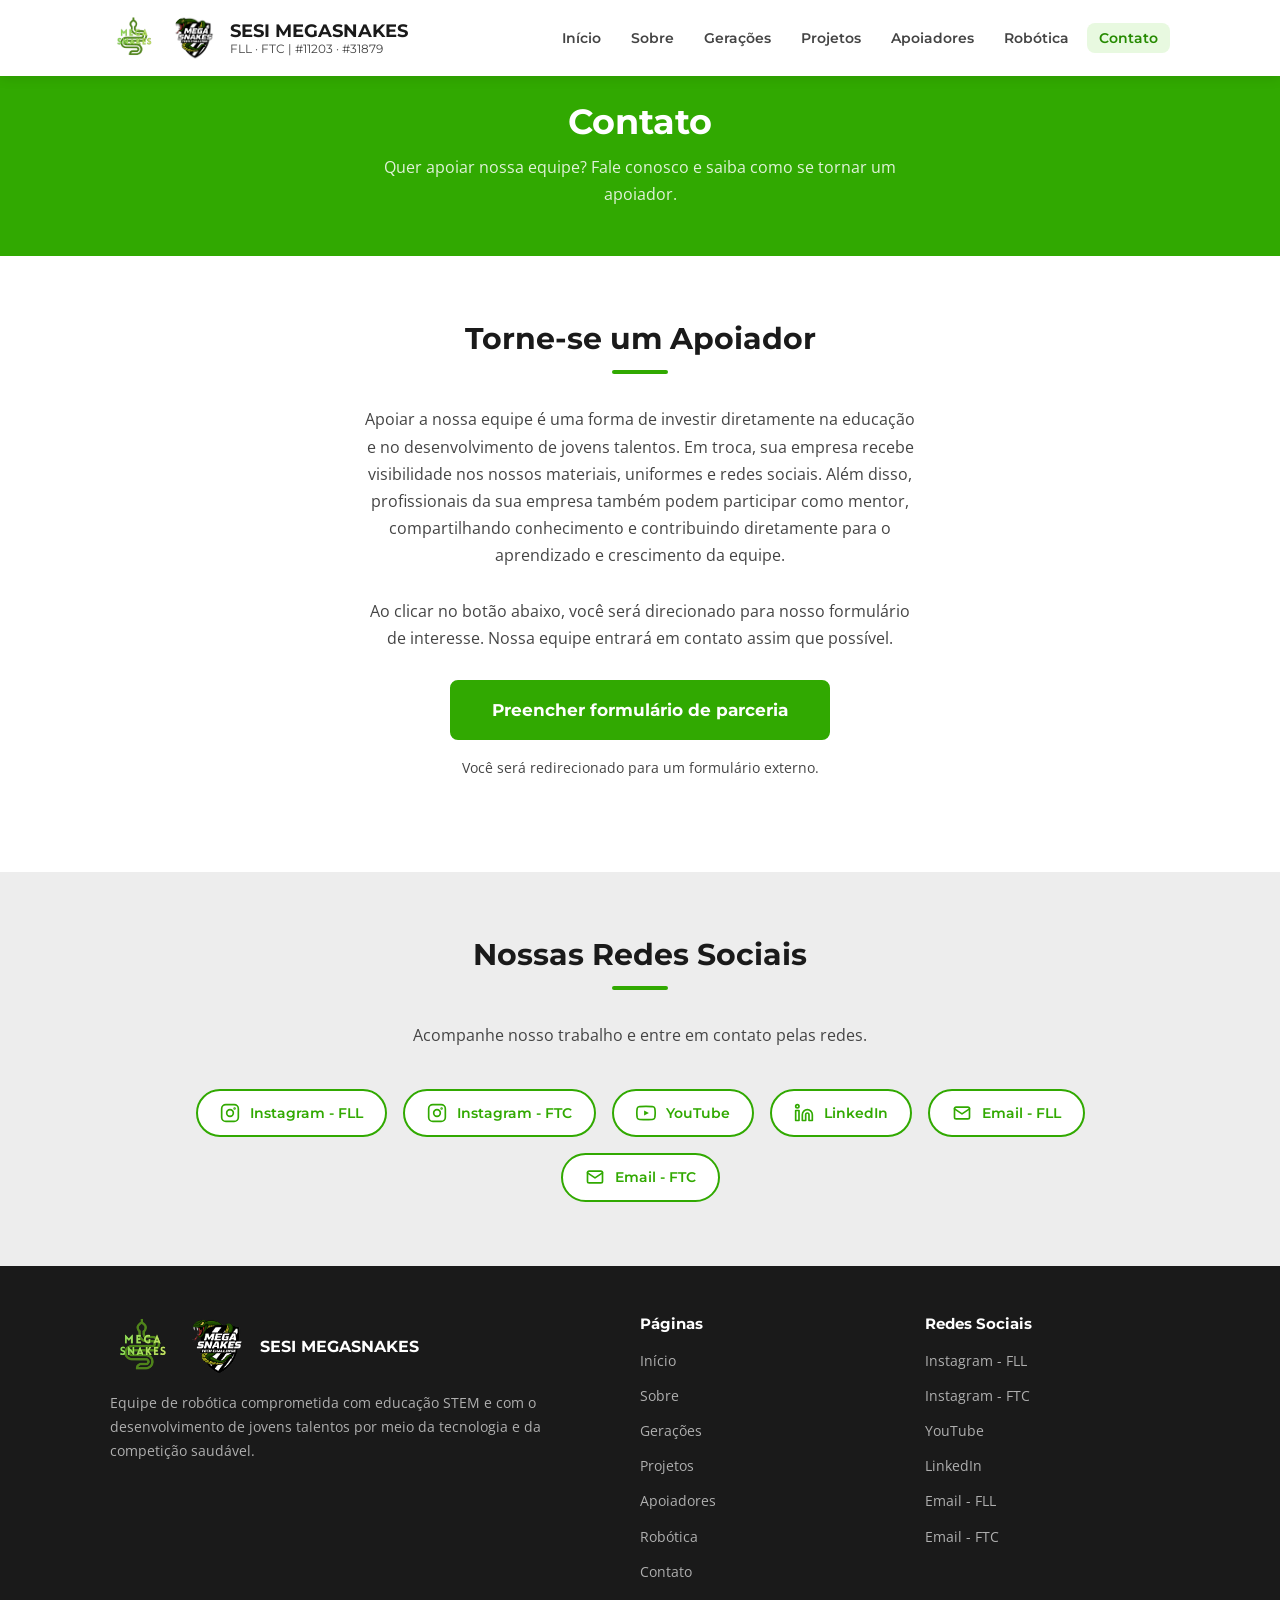
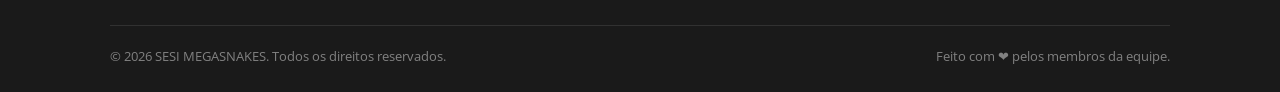
<file: contato.html>
<!DOCTYPE html>
<html lang="pt-BR">

<head>
  <meta charset="UTF-8" />
  <meta name="viewport" content="width=device-width, initial-scale=1.0" />
  <title>Contato - SESI MEGASNAKES</title>

  <link rel="preconnect" href="https://fonts.googleapis.com" />
  <link rel="preconnect" href="https://fonts.gstatic.com" crossorigin />
  <link
    href="https://fonts.googleapis.com/css2?family=Montserrat:wght@400;600;700&family=Open+Sans:wght@400;600&display=swap"
    rel="stylesheet" />

  <link rel="stylesheet" href="css/style.css" />
  <link rel="stylesheet" href="css/animacoes.css" />
</head>

<body>

  <!-- ===== HEADER ===== -->
  <header>
    <div class="header-inner">
      <a href="index.html" class="logo-area">
        <img src="fotos/logo-01.png" alt="Logo da equipe FLL" />
        <img src="fotos/logo-02.png" alt="Logo da equipe FTC" />
        <div class="nome-equipe">
          SESI MEGASNAKES
          <span>FLL · FTC | #11203 · #31879 </span>
        </div>
      </a>

      <button class="menu-toggle" aria-label="Abrir menu" aria-expanded="false">
        <span></span>
        <span></span>
        <span></span>
      </button>

      <nav>
        <ul>
          <li><a href="index.html">Início</a></li>
          <li><a href="sobre.html">Sobre</a></li>
          <li><a href="geracoes.html">Gerações</a></li>
          <li><a href="projetos.html">Projetos</a></li>
          <li><a href="patrocinadores.html">Apoiadores</a></li>
          <li><a href="robotica.html">Robótica</a></li>
          <li><a href="contato.html">Contato</a></li>
        </ul>
      </nav>
    </div>
  </header>


  <!-- ===== HERO INTERNO ===== -->
  <div class="hero-interno">
    <h1>Contato</h1>
    <p>Quer apoiar nossa equipe? Fale conosco e saiba como se tornar um apoiador.</p>
  </div>


  <!-- ===== RECRUTAMENTO DE PATROCINADORES ===== -->
  <section class="secao">
    <div class="container">
      <div class="contato-centro">

        <h2 class="animar">Torne-se um Apoiador</h2>
        <div class="divisor"></div>

        <p class="animar">
          Apoiar a nossa equipe é uma forma de investir diretamente na educação e no desenvolvimento de jovens
          talentos. Em troca, sua empresa recebe visibilidade nos nossos materiais, uniformes e redes sociais. Além
          disso, profissionais da sua empresa também podem participar como mentor, compartilhando
          conhecimento e contribuindo diretamente para o aprendizado e crescimento da equipe.
        </p>

        <p class="animar">
          <!--
            Adicione aqui informações extras sobre os benefícios do patrocínio,
            como: logomarca no site, menção em redes sociais, presença nos eventos, etc.
          -->
          Ao clicar no botão abaixo, você será direcionado para nosso formulário
          de interesse. Nossa equipe entrará em contato assim que possível.
        </p>

        <!--
          IMPORTANTE: Troque o href abaixo pelo link do seu formulário real.
          Exemplo: Google Forms, Typeform, JotForm, etc.

          Troque o "#LINK-DO-FORMULARIO" pelo link completo, por exemplo:
          href="https://tally.so/r/xxxxxxxxxxxxxxxx" 
        -->
        <a href="https://tally.so/r/rjWYEl" class="btn btn-verde animar" target="_blank" rel="noopener"
          style="font-size:1.05rem; padding: 14px 40px;">
          Preencher formulário de parceria
        </a>

        <p style="margin-top:16px; font-size:0.85rem; color:var(--cinza-texto);" class="animar">
          Você será redirecionado para um formulário externo.
        </p>

      </div>
    </div>
  </section>


  <!-- ===== REDES SOCIAIS ===== -->
  <section class="secao secao-fundo-bege">
    <div class="container">
      <h2 class="titulo-secao animar">Nossas Redes Sociais</h2>
      <div class="divisor"></div>
      <p class="subtitulo-secao animar">
        Acompanhe nosso trabalho e entre em contato pelas redes.
      </p>

      <div class="redes-lista">
        <!--
          Troque os href="#" pelos links reais das redes sociais da equipe.
        -->

        <a href="https://www.instagram.com/megasnakes" class="rede-link animar" target="_blank" rel="noopener">
          <!-- Ícone do Instagram -->
          <svg viewBox="0 0 24 24" fill="none" stroke="currentColor" stroke-width="2" stroke-linecap="round"
            stroke-linejoin="round">
            <rect x="2" y="2" width="20" height="20" rx="5" ry="5" />
            <circle cx="12" cy="12" r="4" />
            <circle cx="17.5" cy="6.5" r="0.5" fill="currentColor" />
          </svg>
          Instagram - FLL
        </a>

        <a href="https://www.instagram.com/megasnakes_ftc" class="rede-link animar" target="_blank" rel="noopener">
          <!-- Ícone do Instagram -->
          <svg viewBox="0 0 24 24" fill="none" stroke="currentColor" stroke-width="2" stroke-linecap="round"
            stroke-linejoin="round">
            <rect x="2" y="2" width="20" height="20" rx="5" ry="5" />
            <circle cx="12" cy="12" r="4" />
            <circle cx="17.5" cy="6.5" r="0.5" fill="currentColor" />
          </svg>
          Instagram - FTC
        </a>

        <a href="https://www.youtube.com/@MegaSnakesFTC" class="rede-link animar" target="_blank" rel="noopener">
          <!-- Ícone do YouTube -->
          <svg viewBox="0 0 24 24" fill="none" stroke="currentColor" stroke-width="2" stroke-linecap="round"
            stroke-linejoin="round">
            <path
              d="M22.54 6.42a2.78 2.78 0 0 0-1.95-1.96C18.88 4 12 4 12 4s-6.88 0-8.59.46A2.78 2.78 0 0 0 1.46 6.42 29 29 0 0 0 1 12a29 29 0 0 0 .46 5.58 2.78 2.78 0 0 0 1.95 1.96C5.12 20 12 20 12 20s6.88 0 8.59-.46a2.78 2.78 0 0 0 1.95-1.96A29 29 0 0 0 23 12a29 29 0 0 0-.46-5.58z" />
            <polygon points="9.75 15.02 15.5 12 9.75 8.98 9.75 15.02" fill="currentColor" stroke="none" />
          </svg>
          YouTube
        </a>

        <a href="https://www.linkedin.com/in/sesi-megasnakes-ftc/" class="rede-link animar" target="_blank" rel="noopener">
          <svg viewBox="0 0 24 24" fill="none" stroke="currentColor" stroke-width="2" stroke-linecap="round"
            stroke-linejoin="round">
            <path d="M16 8a6 6 0 0 1 6 6v7h-4v-7a2 2 0 0 0-2-2 2 2 0 0 0-2 2v7h-4v-7a6 6 0 0 1 6-6z" />
            <rect x="2" y="9" width="4" height="12" />
            <circle cx="4" cy="4" r="2" />
          </svg>
          LinkedIn
        </a>

        <a href="https://mail.google.com/mail/?view=cm&fs=1&to=megasnakes21@gmail.com" class="rede-link animar">
           <!-- Ícone do Email -->
          <svg viewBox="0 0 24 24" fill="none" stroke="currentColor" stroke-width="2" stroke-linecap="round"
            stroke-linejoin="round">
            <rect x="3" y="5" width="18" height="14" rx="2" />
            <polyline points="3,7 12,13 21,7" />
          </svg>
          Email - FLL
        </a>

        <a href="https://mail.google.com/mail/?view=cm&fs=1&to=megasnakesftc@gmail.com" class="rede-link animar">
           <!-- Ícone do Email -->
          <svg viewBox="0 0 24 24" fill="none" stroke="currentColor" stroke-width="2" stroke-linecap="round"
            stroke-linejoin="round">
            <rect x="3" y="5" width="18" height="14" rx="2" />
            <polyline points="3,7 12,13 21,7" />
          </svg>
          Email - FTC
        </a>

      </div>
    </div>
  </section>


  <!-- ===== FOOTER ===== -->
  <footer>
    <div class="container">
      <div class="footer-grid">
        <div class="footer-sobre">
          <div class="footer-logo-area">
            <img src="fotos/logo-01.png" alt="Logo da equipe FLL" />
            <img src="fotos/logo-02.png" alt="Logo da equipe FTC" />
            <span>SESI MEGASNAKES</span>
          </div>
          <p>
            Equipe de robótica comprometida com educação STEM e com o desenvolvimento
            de jovens talentos por meio da tecnologia e da competição saudável.
          </p>
        </div>
        <div class="footer-coluna">
          <h4>Páginas</h4>
          <ul>
            <li><a href="index.html">Início</a></li>
            <li><a href="sobre.html">Sobre</a></li>
            <li><a href="geracoes.html">Gerações</a></li>
            <li><a href="projetos.html">Projetos</a></li>
            <li><a href="patrocinadores.html">Apoiadores</a></li>
            <li><a href="robotica.html">Robótica</a></li>
            <li><a href="contato.html">Contato</a></li>
          </ul>
        </div>
        <div class="footer-coluna">
          <h4>Redes Sociais</h4>
          <ul>
            <li><a href="https://www.instagram.com/megasnakes">Instagram - FLL</a></li>
            <li><a href="https://www.instagram.com/megasnakes_ftc">Instagram - FTC</a></li>
            <li><a href="https://www.youtube.com/@MegaSnakesFTC">YouTube</a></li>
            <li><a href="https://www.linkedin.com/in/sesi-megasnakes-ftc/">LinkedIn</a></li>
            <li><a href="https://mail.google.com/mail/?view=cm&fs=1&to=megasnakes21@gmail.com" target="_blank">Email - FLL</a></li>
            <li><a href="https://mail.google.com/mail/?view=cm&fs=1&to=megasnakesftc@gmail.com" target="_blank">Email - FTC</a></li>
          </ul>
        </div>
      </div>
      <div class="footer-bottom">
        <p>© <span id="ano-atual"></span> SESI MEGASNAKES. Todos os direitos reservados.</p>
        <p>Feito com ❤ pelos membros da equipe.</p>
      </div>
    </div>
  </footer>

  <script>
    document.getElementById('ano-atual').textContent = new Date().getFullYear();
  </script>
  <script src="js/script.js"></script>
</body>

</html>
</file>
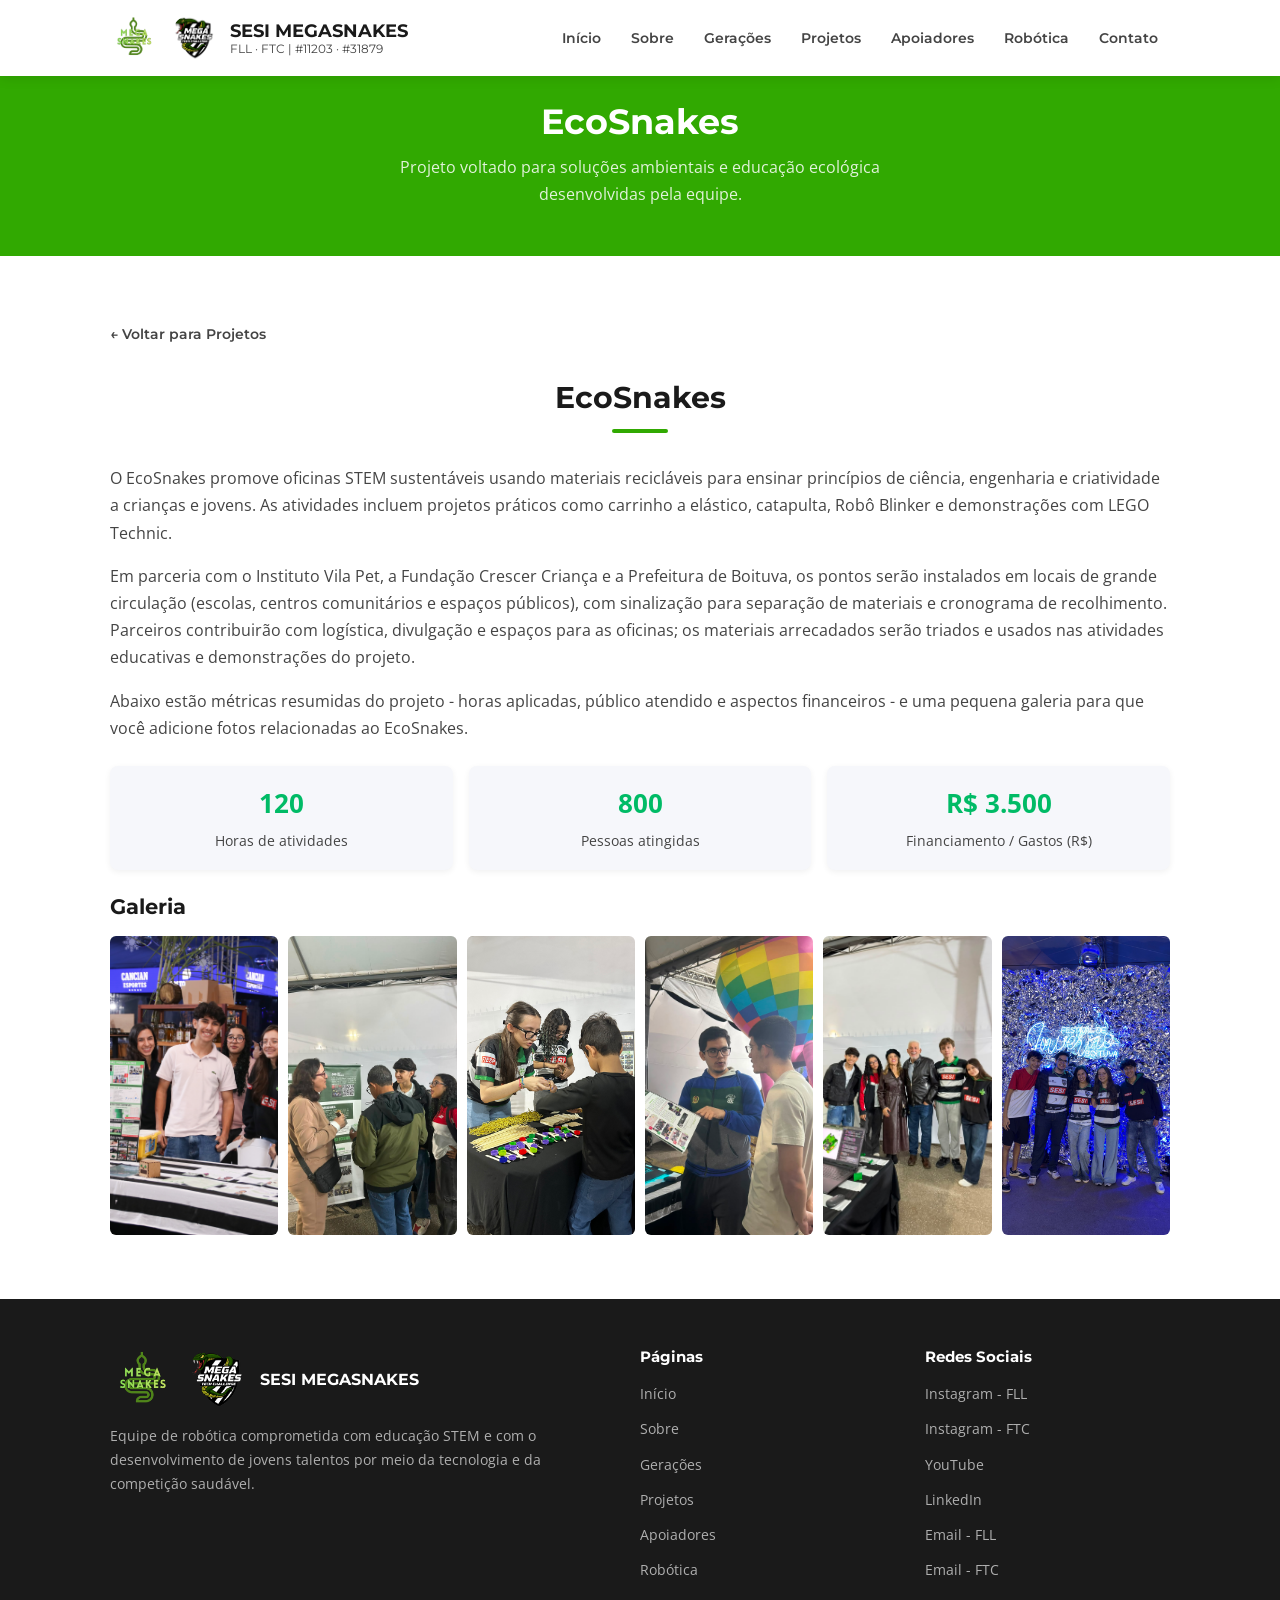
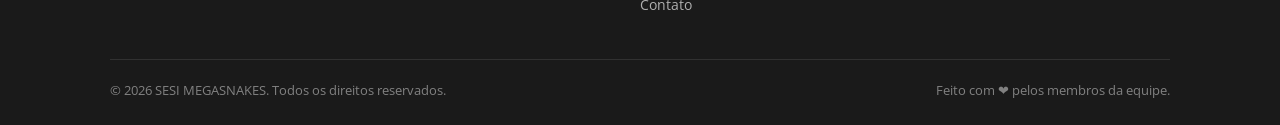
<file: ecosnakes.html>
<!DOCTYPE html>
<html lang="pt-BR">

<head>
  <meta charset="UTF-8" />
  <meta name="viewport" content="width=device-width, initial-scale=1.0" />
  <title>EcoSnakes - SESI MEGASNAKES</title>

  <link rel="preconnect" href="https://fonts.googleapis.com" />
  <link rel="preconnect" href="https://fonts.gstatic.com" crossorigin />
  <link
    href="https://fonts.googleapis.com/css2?family=Montserrat:wght@400;600;700&family=Open+Sans:wght@400;600&display=swap"
    rel="stylesheet" />

  <link rel="stylesheet" href="css/style.css" />
  <link rel="stylesheet" href="css/animacoes.css" />
  <style>
    .metrics {
      display: flex;
      gap: 1rem;
      margin: 1.5rem 0;
      flex-wrap: wrap
    }

    .metric-card {
      flex: 1 1 150px;
      background: #f6f7fb;
      border-radius: 8px;
      padding: 1rem;
      text-align: center;
      box-shadow: 0 2px 6px rgba(0, 0, 0, 0.06)
    }

    .metric-value {
      font-size: 1.6rem;
      font-weight: 700;
      color: #0b6;
    }

    .metric-label {
      font-size: 0.9rem;
      color: #444;
      margin-top: 0.25rem
    }

    .gallery-grid {
      display: grid;
      grid-template-columns: repeat(auto-fill, minmax(150px, 1fr));
      gap: 10px;
      margin-top: 1rem
    }

    .gallery-item {
      position: relative;
      overflow: hidden;
      border-radius: 6px;
      background: #eee;
      min-height: 110px;
      display: flex;
      align-items: center;
      justify-content: center
    }

    .gallery-item img {
      width: 100%;
      height: 100%;
      object-fit: cover;
      display: block
    }

    .gallery-placeholder {
      position: absolute;
      color: #666;
      font-size: 0.9rem;
      padding: 8px;
      text-align: center
    }

    .lightbox {
      position: fixed;
      inset: 0;
      background: rgba(0, 0, 0, 0.85);
      display: none;
      align-items: center;
      justify-content: center;
      padding: 20px;
      z-index: 999
    }

    .lightbox img {
      max-width: 95%;
      max-height: 90%;
      border-radius: 6px
    }

    .lightbox .close {
      position: absolute;
      right: 18px;
      top: 18px;
      color: #fff;
      background: transparent;
      border: 0;
      font-size: 1.4rem
    }
  </style>
</head>

<body>

  <!-- ===== HEADER ===== -->
  <header>
    <div class="header-inner">
      <a href="index.html" class="logo-area">
        <img src="fotos/logo-01.png" alt="Logo da equipe FLL" />
        <img src="fotos/logo-02.png" alt="Logo da equipe FTC" />
        <div class="nome-equipe">
          SESI MEGASNAKES
          <span>FLL · FTC | #11203 · #31879 </span>
        </div>
      </a>

      <button class="menu-toggle" aria-label="Abrir menu" aria-expanded="false">
        <span></span>
        <span></span>
        <span></span>
      </button>

      <nav>
        <ul>
          <li><a href="index.html">Início</a></li>
          <li><a href="sobre.html">Sobre</a></li>
          <li><a href="geracoes.html">Gerações</a></li>
          <li><a href="projetos.html">Projetos</a></li>
          <li><a href="patrocinadores.html">Apoiadores</a></li>
          <li><a href="robotica.html">Robótica</a></li>
          <li><a href="contato.html">Contato</a></li>
        </ul>
      </nav>
    </div>
  </header>


  <!-- ===== HERO INTERNO ===== -->
  <div class="hero-interno">
    <h1>EcoSnakes</h1>
    <p>Projeto voltado para soluções ambientais e educação ecológica desenvolvidas pela equipe.</p>
  </div>


  <!-- ===== CONTEÚDO DO PROJETO ===== -->
  <section class="secao">
    <div class="container">
      <a href="projetos.html" class="voltar-link">← Voltar para Projetos</a>

      <h2 class="titulo-secao">EcoSnakes</h2>
      <div class="divisor"></div>

      <div class="animar">
        <p>
          O EcoSnakes promove oficinas STEM sustentáveis usando materiais recicláveis para ensinar princípios de
          ciência, engenharia e criatividade a crianças e jovens. As atividades incluem projetos práticos como carrinho
          a
          elástico, catapulta, Robô Blinker e demonstrações com LEGO Technic.
        </p>
        <p>
          Em parceria com o Instituto Vila Pet, a Fundação Crescer Criança e a
          Prefeitura de Boituva, os pontos serão instalados em locais de grande circulação (escolas, centros
          comunitários e espaços públicos), com sinalização para separação de materiais e cronograma de recolhimento.
          Parceiros contribuirão com logística, divulgação e espaços para as oficinas; os materiais arrecadados serão
          triados e usados nas atividades educativas e demonstrações do projeto.
        </p>
        <p>
          Abaixo estão métricas resumidas do projeto - horas aplicadas, público atendido e aspectos financeiros - e
          uma pequena galeria para que você adicione fotos relacionadas ao EcoSnakes.
        </p>

        <!-- MÉTRICAS -->
        <div class="metrics" aria-label="Métricas do projeto">
          <div class="metric-card">
            <div class="metric-value" data-target="120">0</div>
            <div class="metric-label">Horas de atividades</div>
          </div>
          <div class="metric-card">
            <div class="metric-value" data-target="800">0</div>
            <div class="metric-label">Pessoas atingidas</div>
          </div>
          <div class="metric-card">
            <div class="metric-value" data-target="3500">R$ <span>0</span></div>
            <div class="metric-label">Financiamento / Gastos (R$)</div>
          </div>
        </div>

        <!-- GALERIA -->
        <h3>Galeria</h3>
        <div class="gallery-grid" id="gallery">

          <div class="gallery-item">
            <img src="fotos/ecosnakes/photo1.jpg" alt="Foto EcoSnakes 1" />
            <div class="gallery-placeholder"></div>
          </div>

          <div class="gallery-item">
            <img src="fotos/ecosnakes/photo2.jpg" alt="Foto EcoSnakes 2" />
            <div class="gallery-placeholder"></div>
          </div>

          <div class="gallery-item">
            <img src="fotos/ecosnakes/foto3.jpg" alt="Foto EcoSnakes 3" />
            <div class="gallery-placeholder"></div>
          </div>

          <div class="gallery-item">
            <img src="fotos/ecosnakes/photo4.jpg" alt="Foto EcoSnakes 4" />
            <div class="gallery-placeholder"></div>
          </div>

          <div class="gallery-item">
            <img src="fotos/ecosnakes/photo5.jpg" alt="Foto EcoSnakes 5" />
            <div class="gallery-placeholder"></div>
          </div>

          <div class="gallery-item">
            <img src="fotos/ecosnakes/photo6.jpg" alt="Foto EcoSnakes 6" />
            <div class="gallery-placeholder"></div>
          </div>

        </div>

      </div>

    </div>
  </section>


  <!-- ===== FOOTER ===== -->
  <footer>
    <div class="container">
      <div class="footer-grid">
        <div class="footer-sobre">
          <div class="footer-logo-area">
            <img src="fotos/logo-01.png" alt="Logo da equipe FLL" />
            <img src="fotos/logo-02.png" alt="Logo da equipe FTC" />
            <span>SESI MEGASNAKES</span>
          </div>
          <p>
            Equipe de robótica comprometida com educação STEM e com o desenvolvimento
            de jovens talentos por meio da tecnologia e da competição saudável.
          </p>
        </div>
        <div class="footer-coluna">
          <h4>Páginas</h4>
          <ul>
            <li><a href="index.html">Início</a></li>
            <li><a href="sobre.html">Sobre</a></li>
            <li><a href="geracoes.html">Gerações</a></li>
            <li><a href="projetos.html">Projetos</a></li>
            <li><a href="patrocinadores.html">Apoiadores</a></li>
            <li><a href="robotica.html">Robótica</a></li>
            <li><a href="contato.html">Contato</a></li>
          </ul>
        </div>
        <div class="footer-coluna">
          <h4>Redes Sociais</h4>
          <ul>
            <li><a href="https://www.instagram.com/megasnakes">Instagram - FLL</a></li>
            <li><a href="https://www.instagram.com/megasnakes_ftc">Instagram - FTC</a></li>
            <li><a href="https://www.youtube.com/@MegaSnakesFTC">YouTube</a></li>
            <li><a href="https://www.linkedin.com/in/sesi-megasnakes-ftc/">LinkedIn</a></li>
            <li><a href="https://mail.google.com/mail/?view=cm&fs=1&to=megasnakes21@gmail.com" target="_blank">Email - FLL</a></li>
            <li><a href="https://mail.google.com/mail/?view=cm&fs=1&to=megasnakesftc@gmail.com" target="_blank">Email - FTC</a></li>
          </ul>
        </div>
      </div>
      <div class="footer-bottom">
        <p>© <span id="ano-atual"></span> SESI MEGASNAKES. Todos os direitos reservados.</p>
        <p>Feito com ❤ pelos membros da equipe.</p>
      </div>
    </div>
  </footer>

  <!-- Script para preencher o ano automaticamente -->
  <script>
    document.getElementById('ano-atual').textContent = new Date().getFullYear();
  </script>

  <script>
    // Contadores animados
    (function () {
      const els = document.querySelectorAll('.metric-value');
      els.forEach(el => {
        const target = parseInt(el.getAttribute('data-target')) || 0;
        const span = el.querySelector('span');
        const isMoney = Boolean(span);
        const duration = 1400;
        let start = 0;
        const startTime = performance.now();
        function tick(now) {
          const progress = Math.min((now - startTime) / duration, 1);
          const value = Math.floor(progress * target);
          if (isMoney) { span.textContent = value.toLocaleString('pt-BR'); }
          else { el.textContent = value; }
          if (progress < 1) requestAnimationFrame(tick);
          else { if (isMoney) span.textContent = target.toLocaleString('pt-BR'); else el.textContent = target; }
        }
        requestAnimationFrame(tick);
      });
    })();

    // Lightbox simples para galeria
    (function () {
      const gallery = document.getElementById('gallery');
      if (!gallery) return;
      const lightbox = document.createElement('div');
      lightbox.className = 'lightbox';
      lightbox.innerHTML = '<button class="close" aria-label="Fechar">✕</button><img alt=""/>';
      document.body.appendChild(lightbox);
      const lbImg = lightbox.querySelector('img');
      const closeBtn = lightbox.querySelector('.close');
      gallery.querySelectorAll('img').forEach(img => {
        img.addEventListener('click', e => {
          lbImg.src = img.src;
          lightbox.style.display = 'flex';
        });
        img.addEventListener('load', () => {
          const ph = img.nextElementSibling;
          if (ph && ph.classList.contains('gallery-placeholder')) ph.style.display = 'none';
        });
        img.addEventListener('error', () => {
          img.style.opacity = '0.35';
          const ph = img.nextElementSibling;
          if (ph && ph.classList.contains('gallery-placeholder')) ph.style.display = 'block';
        });
      });
      function close() { lightbox.style.display = 'none'; lbImg.src = ''; }
      closeBtn.addEventListener('click', close);
      lightbox.addEventListener('click', e => { if (e.target === lightbox) close(); });
    })();
  </script>

  <script src="js/script.js"></script>
</body>

</html>
</file>
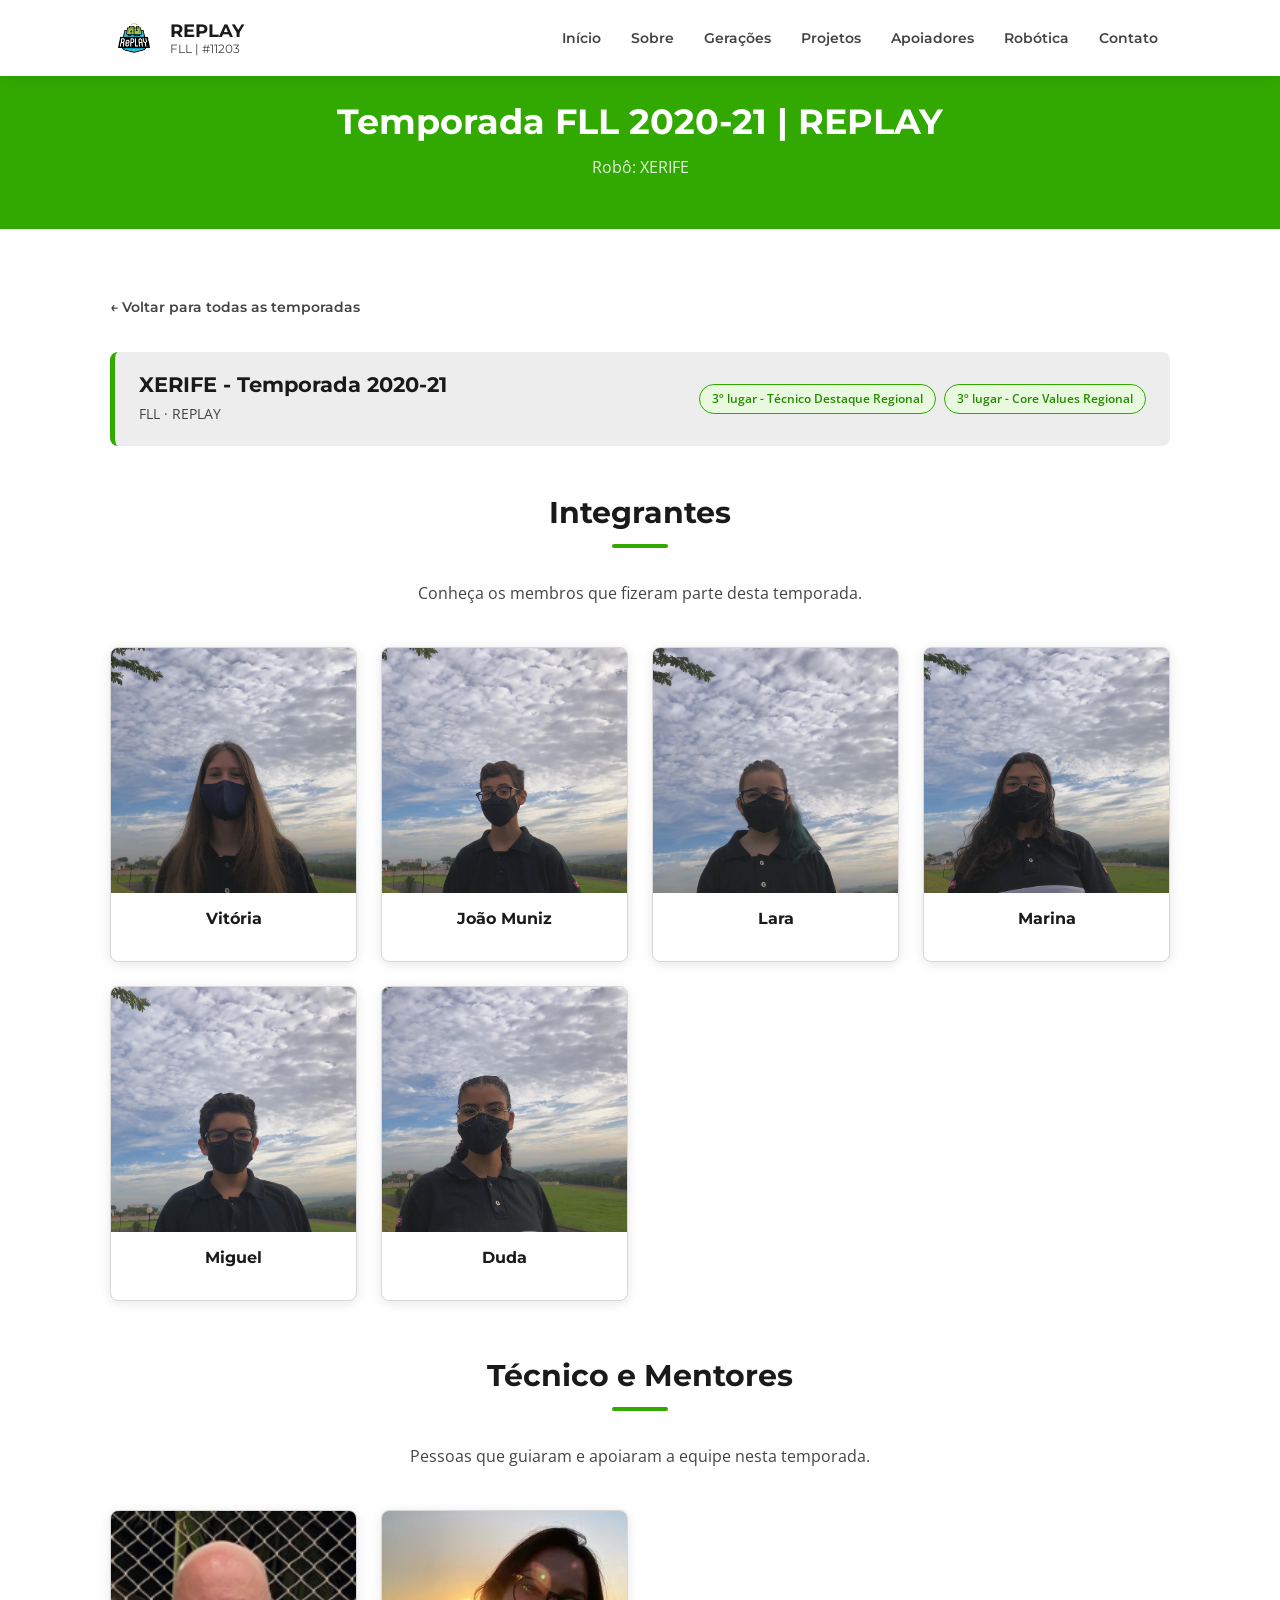
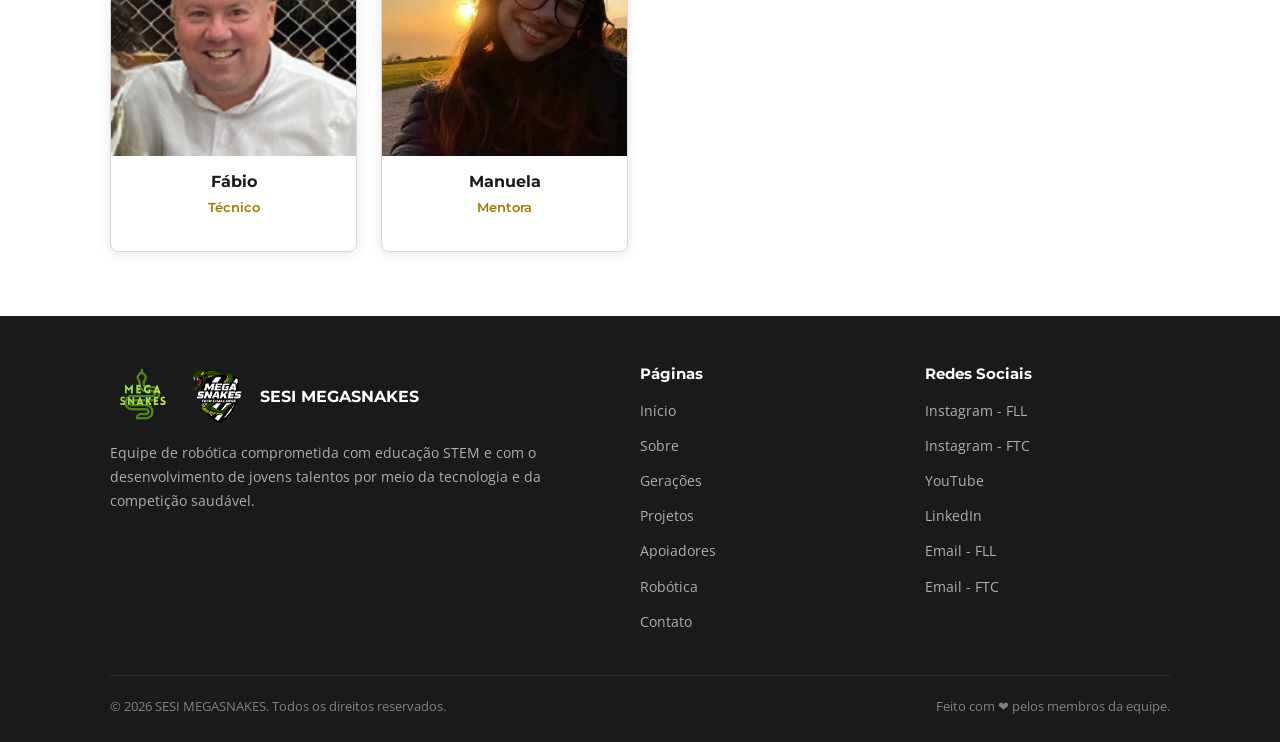
<file: membros-fll-2020-21.html>
<!DOCTYPE html>
<html lang="pt-BR">

<head>
  <meta charset="UTF-8" />
  <meta name="viewport" content="width=device-width, initial-scale=1.0" />
  <!-- Troque o título pelo nome da temporada -->
  <title>Membros - REPLAY</title>

  <link rel="preconnect" href="https://fonts.googleapis.com" />
  <link rel="preconnect" href="https://fonts.gstatic.com" crossorigin />
  <link
    href="https://fonts.googleapis.com/css2?family=Montserrat:wght@400;600;700&family=Open+Sans:wght@400;600&display=swap"
    rel="stylesheet" />

  <link rel="stylesheet" href="css/style.css" />
  <link rel="stylesheet" href="css/animacoes.css" />

</head>

<body>

  <!-- ===== HEADER ===== -->
  <header>
    <div class="header-inner">
      <a href="index.html" class="logo-area">
        <img src="fotos/logos-temp/replay.png" alt="Logo temporada REPLAY" />
        <div class="nome-equipe">
          REPLAY
          <span>FLL | #11203</span>
        </div>
      </a>

      <button class="menu-toggle" aria-label="Abrir menu" aria-expanded="false">
        <span></span>
        <span></span>
        <span></span>
      </button>

      <nav>
        <ul>
          <li><a href="index.html">Início</a></li>
          <li><a href="sobre.html">Sobre</a></li>
          <li><a href="geracoes.html">Gerações</a></li>
          <li><a href="projetos.html">Projetos</a></li>
          <li><a href="patrocinadores.html">Apoiadores</a></li>
          <li><a href="robotica.html">Robótica</a></li>
          <li><a href="contato.html">Contato</a></li>
        </ul>
      </nav>
    </div>
  </header>


  <!-- ===== HERO INTERNO ===== -->
  <!--
    Troque os textos abaixo pelas informações da temporada específica.
  -->
  <div class="hero-interno">
    <h1>Temporada FLL 2020-21 | REPLAY </h1>
    <p>Robô: XERIFE</p>
  </div>


  <!-- ===== CONTEÚDO ===== -->
  <section class="secao">
    <div class="container">

      <!-- Link de voltar -->
      <a href="geracoes.html" class="voltar-link">
        ← Voltar para todas as temporadas
      </a>

      <!-- Resumo da temporada -->
      <div class="resumo-temporada">
        <div class="resumo-temporada-info">
          <!--
            Troque pelas informações desta temporada específica.
          -->
          <h2>XERIFE - Temporada 2020-21</h2>
          <p>FLL · REPLAY</p>
        </div>
        <div class="premiacoes-lista" style="margin:0;">
          <!--
            Copie e cole as mesmas premiações que estão no card de geracoes.html.
            Adicione ou remova <span> conforme necessário.
          -->
          <span class="premiacao-tag">3º lugar - Técnico Destaque Regional</span>
          <span class="premiacao-tag">3º lugar - Core Values Regional</span>
        </div>
      </div>

      <!-- Grade de membros -->
      <h2 class="titulo-secao animar">Integrantes</h2>
      <div class="divisor"></div>
      <p class="subtitulo-secao animar">
        Conheça os membros que fizeram parte desta temporada.
      </p>

      <div class="membros-grid">
        <!--
          ============================================================
          COMO ADICIONAR UM MEMBRO:

          1. Copie um bloco "card-membro" abaixo.
          2. Troque o nome e o cargo/função do membro.
          3. Para adicionar foto, substitua o bloco
             "card-membro-foto-placeholder" por:

             <img
               class="card-membro-foto"
               src="fotos/membros/nome-da-foto.jpg"
               alt="Foto de [Nome do Membro]"
             />

             Salve as fotos em fotos/membros/ (crie esta pasta).
             Tamanho recomendado: quadrada, mínimo 300x300px.

          Cargos/funções sugeridos (troque pelo real):
          Capitão(ã), Programador(a), Construtor(a),
          Designer, Pesquisador(a), Comunicação, Coach, Mentor(a)
          ============================================================
        -->

        <div class="card-membro animar">
          <img class="card-membro-foto" src="fotos/integrantes/replay/vitoria.jpg" alt="Foto de Vitória" />
          <div class="card-membro-info">
            <h3>Vitória</h3>
            <p class="cargo"></p>
          </div>
        </div>

        <div class="card-membro animar">
          <img class="card-membro-foto" src="fotos/integrantes/replay/joaomuniz.jpg" alt="Foto de João Muniz" />
          <div class="card-membro-info">
            <h3>João Muniz</h3>
            <p class="cargo"></p>
          </div>
        </div>

        <div class="card-membro animar">
          <img class="card-membro-foto" src="fotos/integrantes/replay/lara.jpg" alt="Foto de Lara" />
          <div class="card-membro-info">
            <h3>Lara</h3>
            <p class="cargo"></p>
          </div>
        </div>

        <div class="card-membro animar">
          <img class="card-membro-foto" src="fotos/integrantes/replay/marina.jpg" alt="Foto de Marina" />
          <div class="card-membro-info">
            <h3>Marina</h3>
            <p class="cargo"></p>
          </div>
        </div>

        <div class="card-membro animar">
          <img class="card-membro-foto" src="fotos/integrantes/replay/miguel.jpg" alt="Foto de Miguel" />
          <div class="card-membro-info">
            <h3>Miguel</h3>
            <p class="cargo"></p>
          </div>
        </div>

        <div class="card-membro animar">
          <img class="card-membro-foto" src="fotos/integrantes/replay/duda.jpg" alt="Foto de Duda" />
          <div class="card-membro-info">
            <h3>Duda</h3>
            <p class="cargo"></p>
          </div>
        </div>

        <!-- Adicione mais membros conforme necessário -->
      </div>

      <!-- ===== TÉCNICO E MENTORES ===== -->
      <div class="secao-apoio">
        <h2 class="titulo-secao animar">Técnico e Mentores</h2>
        <div class="divisor"></div>
        <p class="subtitulo-secao animar">
          Pessoas que guiaram e apoiaram a equipe nesta temporada.
        </p>

        <div class="apoio-grid">
          <!--
      Funciona igual aos cards de membros.
      Troque "cargo-apoio" pelo cargo real: Técnico, Mentor, Coach, etc.
      Para adicionar foto, substitua o placeholder pela tag <img>.
    -->

          <div class="card-membro animar">
             <img class="card-membro-foto" src="fotos/integrantes/replay/fabio.png" alt="Foto de Fábio" />
            <div class="card-membro-info">
              <h3>Fábio</h3>
              <p class="cargo-apoio">Técnico</p>
            </div>
          </div>

          <div class="card-membro animar">
             <img class="card-membro-foto" src="fotos/integrantes/replay/manu.jpg" alt="Foto de Manuela" />
            <div class="card-membro-info">
              <h3>Manuela</h3>
              <p class="cargo-apoio">Mentora</p>
            </div>
          </div>

          <!-- Adicione mais cards conforme necessário -->
        </div>
      </div>

    </div>
  </section>


  <!-- ===== FOOTER ===== -->
  <footer>
    <div class="container">
      <div class="footer-grid">

        <div class="footer-sobre">
          <div class="footer-logo-area">
            <img src="fotos/logo-01.png" alt="Logo da equipe FLL" />
            <img src="fotos/logo-02.png" alt="Logo da equipe FTC" />
            <span>SESI MEGASNAKES</span>
          </div>
          <p>
            Equipe de robótica comprometida com educação STEM e com o desenvolvimento
            de jovens talentos por meio da tecnologia e da competição saudável.
          </p>
        </div>

        <div class="footer-coluna">
          <h4>Páginas</h4>
          <ul>
            <li><a href="index.html">Início</a></li>
            <li><a href="sobre.html">Sobre</a></li>
            <li><a href="geracoes.html">Gerações</a></li>
            <li><a href="projetos.html">Projetos</a></li>
            <li><a href="patrocinadores.html">Apoiadores</a></li>
            <li><a href="robotica.html">Robótica</a></li>
            <li><a href="contato.html">Contato</a></li>
          </ul>
        </div>

        <div class="footer-coluna">
          <h4>Redes Sociais</h4>
          <ul>
            <li><a href="https://www.instagram.com/megasnakes">Instagram - FLL</a></li>
            <li><a href="https://www.instagram.com/megasnakes_ftc">Instagram - FTC</a></li>
            <li><a href="https://www.youtube.com/@MegaSnakesFTC">YouTube</a></li>
            <li><a href="https://www.linkedin.com/in/sesi-megasnakes-ftc/">LinkedIn</a></li>
            <li><a href="https://mail.google.com/mail/?view=cm&fs=1&to=megasnakes21@gmail.com" target="_blank">Email - FLL</a></li>
            <li><a href="https://mail.google.com/mail/?view=cm&fs=1&to=megasnakesftc@gmail.com" target="_blank">Email - FTC</a></li>
          </ul>
        </div>

      </div><!-- fim .footer-grid -->

      <div class="footer-bottom">
        <p>© <span id="ano-atual"></span> SESI MEGASNAKES. Todos os direitos reservados.</p>
        <p>Feito com ❤ pelos membros da equipe.</p>
      </div>
    </div>
  </footer>

  <!-- Script para preencher o ano automaticamente -->
  <script>
    document.getElementById('ano-atual').textContent = new Date().getFullYear();
  </script>

  <!-- Script principal -->
  <script src="js/script.js"></script>
</body>

</html>
</file>
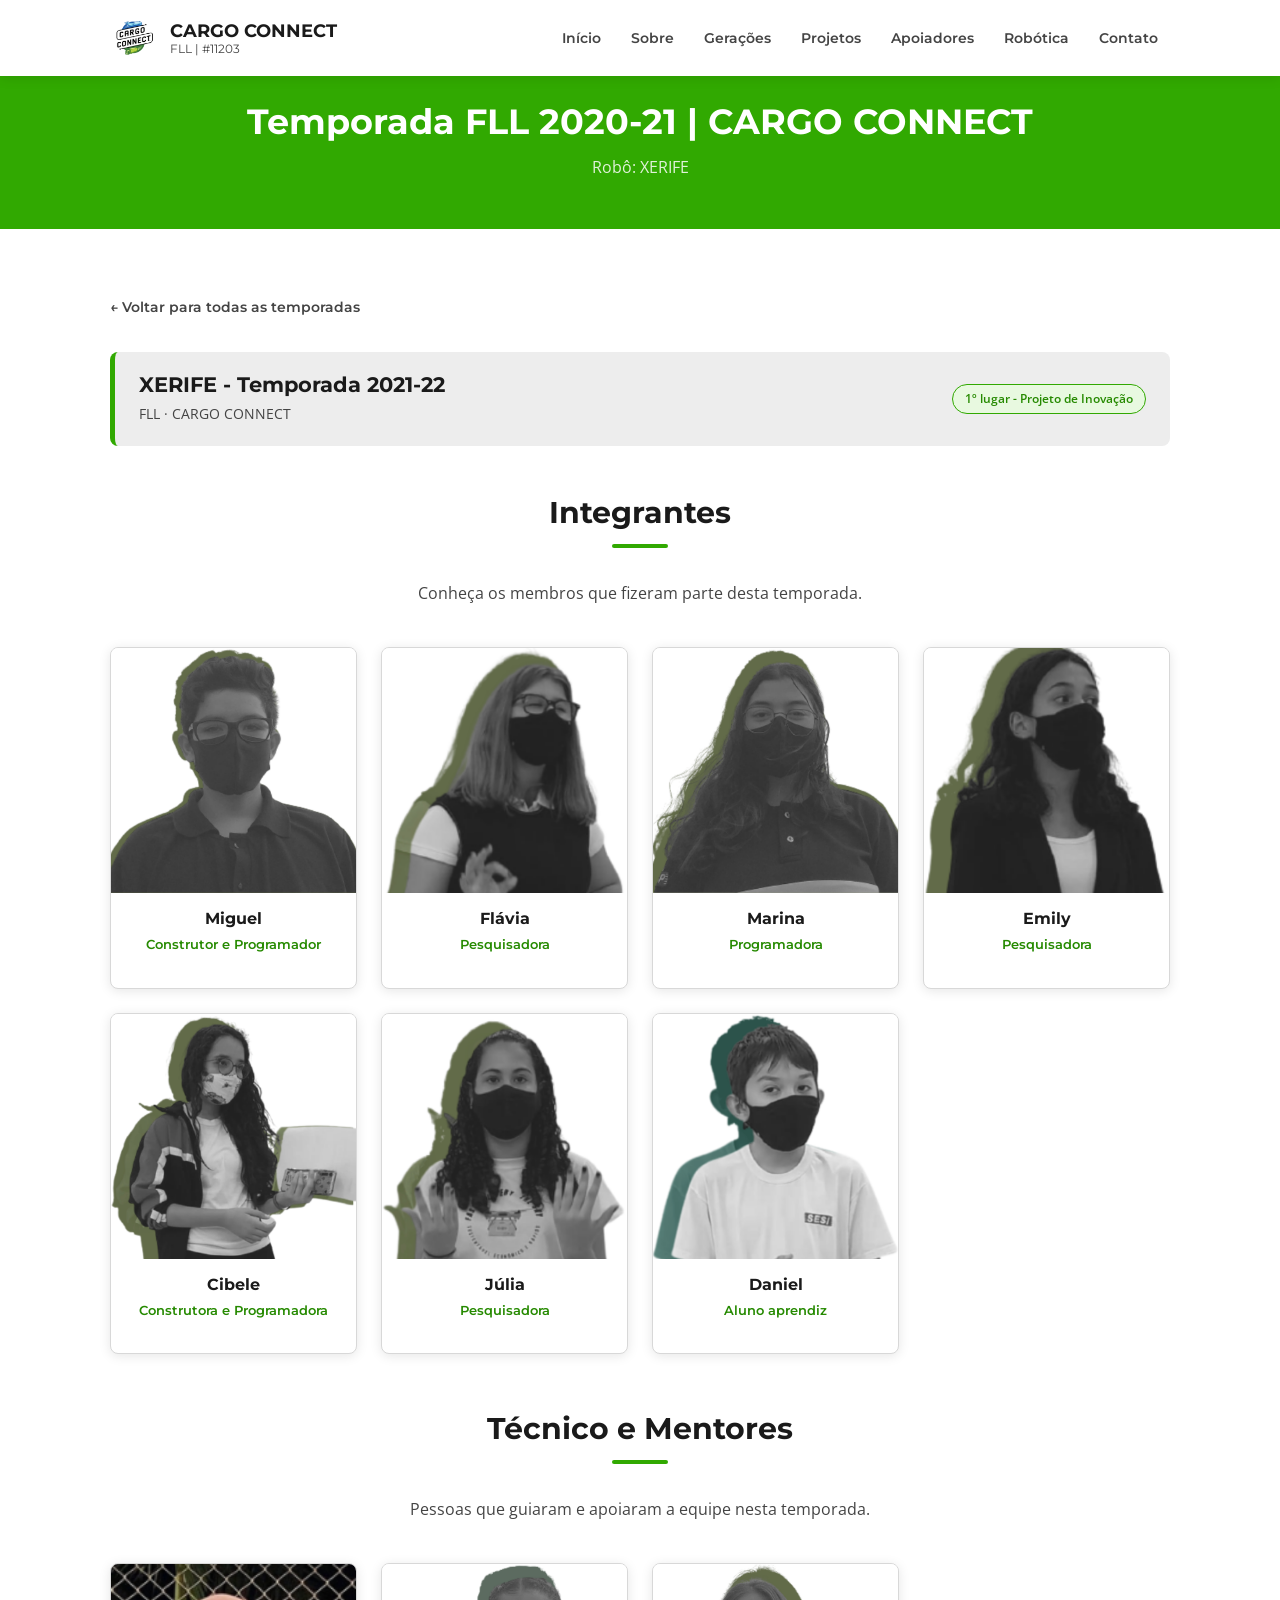
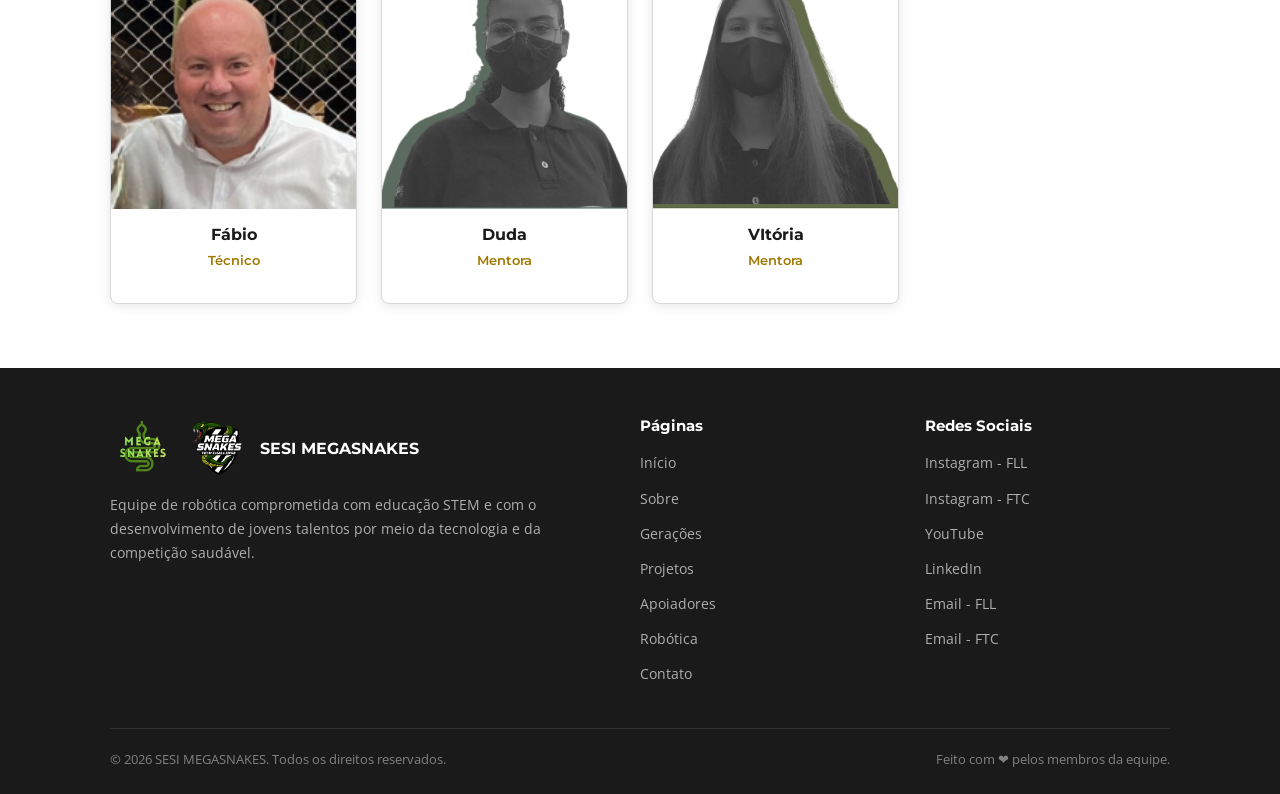
<file: membros-fll-2021-22.html>
<!DOCTYPE html>
<html lang="pt-BR">

<head>
  <meta charset="UTF-8" />
  <meta name="viewport" content="width=device-width, initial-scale=1.0" />
  <!-- Troque o título pelo nome da temporada -->
  <title>Membros - CARGO CONNECT</title>

  <link rel="preconnect" href="https://fonts.googleapis.com" />
  <link rel="preconnect" href="https://fonts.gstatic.com" crossorigin />
  <link
    href="https://fonts.googleapis.com/css2?family=Montserrat:wght@400;600;700&family=Open+Sans:wght@400;600&display=swap"
    rel="stylesheet" />

  <link rel="stylesheet" href="css/style.css" />
  <link rel="stylesheet" href="css/animacoes.css" />

</head>

<body>

  <!-- ===== HEADER ===== -->
  <header>
    <div class="header-inner">
      <a href="index.html" class="logo-area">
        <img src="fotos/logos-temp/cargoconnect.png" alt="Logo temporada CARGO CONNECT" />
        <div class="nome-equipe">
          CARGO CONNECT
          <span>FLL | #11203</span>
        </div>
      </a>

      <button class="menu-toggle" aria-label="Abrir menu" aria-expanded="false">
        <span></span>
        <span></span>
        <span></span>
      </button>

      <nav>
        <ul>
          <li><a href="index.html">Início</a></li>
          <li><a href="sobre.html">Sobre</a></li>
          <li><a href="geracoes.html">Gerações</a></li>
          <li><a href="projetos.html">Projetos</a></li>
          <li><a href="patrocinadores.html">Apoiadores</a></li>
          <li><a href="robotica.html">Robótica</a></li>
          <li><a href="contato.html">Contato</a></li>
        </ul>
      </nav>
    </div>
  </header>


  <!-- ===== HERO INTERNO ===== -->
  <!--
    Troque os textos abaixo pelas informações da temporada específica.
  -->
  <div class="hero-interno">
    <h1>Temporada FLL 2020-21 | CARGO CONNECT </h1>
    <p>Robô: XERIFE</p>
  </div>


  <!-- ===== CONTEÚDO ===== -->
  <section class="secao">
    <div class="container">

      <!-- Link de voltar -->
      <a href="geracoes.html" class="voltar-link">
        ← Voltar para todas as temporadas
      </a>

      <!-- Resumo da temporada -->
      <div class="resumo-temporada">
        <div class="resumo-temporada-info">
          <!--
            Troque pelas informações desta temporada específica.
          -->
          <h2>XERIFE - Temporada 2021-22</h2>
          <p>FLL · CARGO CONNECT</p>
        </div>
        <div class="premiacoes-lista" style="margin:0;">
          <!--
            Copie e cole as mesmas premiações que estão no card de geracoes.html.
            Adicione ou remova <span> conforme necessário.
          -->
          <span class="premiacao-tag">1º lugar - Projeto de Inovação</span>
        </div>
      </div>

      <!-- Grade de membros -->
      <h2 class="titulo-secao animar">Integrantes</h2>
      <div class="divisor"></div>
      <p class="subtitulo-secao animar">
        Conheça os membros que fizeram parte desta temporada.
      </p>

      <div class="membros-grid">
        <!--
          ============================================================
          COMO ADICIONAR UM MEMBRO:

          1. Copie um bloco "card-membro" abaixo.
          2. Troque o nome e o cargo/função do membro.
          3. Para adicionar foto, substitua o bloco
             "card-membro-foto-placeholder" por:

             <img
               class="card-membro-foto"
               src="fotos/membros/nome-da-foto.jpg"
               alt="Foto de [Nome do Membro]"
             />

             Salve as fotos em fotos/membros/ (crie esta pasta).
             Tamanho recomendado: quadrada, mínimo 300x300px.

          Cargos/funções sugeridos (troque pelo real):
          Capitão(ã), Programador(a), Construtor(a),
          Designer, Pesquisador(a), Comunicação, Coach, Mentor(a)
          ============================================================
        -->

        <div class="card-membro animar">
          <img class="card-membro-foto" src="fotos/integrantes/cargoconnect/miguel.png" alt="Foto de Miguel" />
          <div class="card-membro-info">
            <h3>Miguel</h3>
            <p class="cargo">Construtor e Programador</p>
          </div>
        </div>

        <div class="card-membro animar">
          <img class="card-membro-foto" src="fotos/integrantes/cargoconnect/flavia.png" alt="Foto de Flávia" />
          <div class="card-membro-info">
            <h3>Flávia</h3>
            <p class="cargo">Pesquisadora</p>
          </div>
        </div>

        <div class="card-membro animar">
          <img class="card-membro-foto" src="fotos/integrantes/cargoconnect/marina.png" alt="Foto de Marina" />
          <div class="card-membro-info">
            <h3>Marina</h3>
            <p class="cargo">Programadora</p>
          </div>
        </div>

        <div class="card-membro animar">
          <img class="card-membro-foto" src="fotos/integrantes/cargoconnect/emily.png" alt="Foto de Emily" />
          <div class="card-membro-info">
            <h3>Emily</h3>
            <p class="cargo">Pesquisadora</p>
          </div>
        </div>

        <div class="card-membro animar">
          <img class="card-membro-foto" src="fotos/integrantes/cargoconnect/cibele.png" alt="Foto de Cibele" />
          <div class="card-membro-info">
            <h3>Cibele</h3>
            <p class="cargo">Construtora e Programadora</p>
          </div>
        </div>

        <div class="card-membro animar">
          <img class="card-membro-foto" src="fotos/integrantes/cargoconnect/julia.png" alt="Foto de Júlia" />
          <div class="card-membro-info">
            <h3>Júlia</h3>
            <p class="cargo">Pesquisadora</p>
          </div>
        </div>

        <div class="card-membro animar">
          <img class="card-membro-foto" src="fotos/integrantes/cargoconnect/daniel.png" alt="Foto de Daniel" />
          <div class="card-membro-info">
            <h3>Daniel</h3>
            <p class="cargo">Aluno aprendiz</p>
          </div>
        </div>

        <!-- Adicione mais membros conforme necessário -->
      </div>

      <!-- ===== TÉCNICO E MENTORES ===== -->
      <div class="secao-apoio">
        <h2 class="titulo-secao animar">Técnico e Mentores</h2>
        <div class="divisor"></div>
        <p class="subtitulo-secao animar">
          Pessoas que guiaram e apoiaram a equipe nesta temporada.
        </p>

        <div class="apoio-grid">
          <!--
      Funciona igual aos cards de membros.
      Troque "cargo-apoio" pelo cargo real: Técnico, Mentor, Coach, etc.
      Para adicionar foto, substitua o placeholder pela tag <img>.
    -->

          <div class="card-membro animar">
            <img class="card-membro-foto" src="fotos/integrantes/cargoconnect/fabio.png" alt="Foto de Fábio" />
            <div class="card-membro-info">
              <h3>Fábio</h3>
              <p class="cargo-apoio">Técnico</p>
            </div>
          </div>

          <div class="card-membro animar">
          <img class="card-membro-foto" src="fotos/integrantes/cargoconnect/duda.png" alt="Foto de Duda" />
          <div class="card-membro-info">
            <h3>Duda</h3>
            <p class="cargo-apoio">Mentora</p>
          </div>
        </div>

        <div class="card-membro animar">
          <img class="card-membro-foto" src="fotos/integrantes/cargoconnect/vitoria.png" alt="Foto de Vitória" />
          <div class="card-membro-info">
            <h3>VItória</h3>
            <p class="cargo-apoio">Mentora</p>
          </div>
        </div>

          <!-- Adicione mais cards conforme necessário -->
        </div>
      </div>
    </div>
  </section>


  <!-- ===== FOOTER ===== -->
  <footer>
    <div class="container">
      <div class="footer-grid">

        <div class="footer-sobre">
          <div class="footer-logo-area">
            <img src="fotos/logo-01.png" alt="Logo da equipe FLL" />
            <img src="fotos/logo-02.png" alt="Logo da equipe FTC" />
            <span>SESI MEGASNAKES</span>
          </div>
          <p>
            Equipe de robótica comprometida com educação STEM e com o desenvolvimento
            de jovens talentos por meio da tecnologia e da competição saudável.
          </p>
        </div>

        <div class="footer-coluna">
          <h4>Páginas</h4>
          <ul>
            <li><a href="index.html">Início</a></li>
            <li><a href="sobre.html">Sobre</a></li>
            <li><a href="geracoes.html">Gerações</a></li>
            <li><a href="projetos.html">Projetos</a></li>
            <li><a href="patrocinadores.html">Apoiadores</a></li>
            <li><a href="robotica.html">Robótica</a></li>
            <li><a href="contato.html">Contato</a></li>
          </ul>
        </div>

        <div class="footer-coluna">
          <h4>Redes Sociais</h4>
          <ul>
            <li><a href="https://www.instagram.com/megasnakes">Instagram - FLL</a></li>
            <li><a href="https://www.instagram.com/megasnakes_ftc">Instagram - FTC</a></li>
            <li><a href="https://www.youtube.com/@MegaSnakesFTC">YouTube</a></li>
            <li><a href="https://www.linkedin.com/in/sesi-megasnakes-ftc/">LinkedIn</a></li>
            <li><a href="https://mail.google.com/mail/?view=cm&fs=1&to=megasnakes21@gmail.com" target="_blank">Email - FLL</a></li>
            <li><a href="https://mail.google.com/mail/?view=cm&fs=1&to=megasnakesftc@gmail.com" target="_blank">Email - FTC</a></li>
          </ul>
        </div>

      </div><!-- fim .footer-grid -->

      <div class="footer-bottom">
        <p>© <span id="ano-atual"></span> SESI MEGASNAKES. Todos os direitos reservados.</p>
        <p>Feito com ❤ pelos membros da equipe.</p>
      </div>
    </div>
  </footer>

  <!-- Script para preencher o ano automaticamente -->
  <script>
    document.getElementById('ano-atual').textContent = new Date().getFullYear();
  </script>

  <!-- Script principal -->
  <script src="js/script.js"></script>
</body>

</html>
</file>
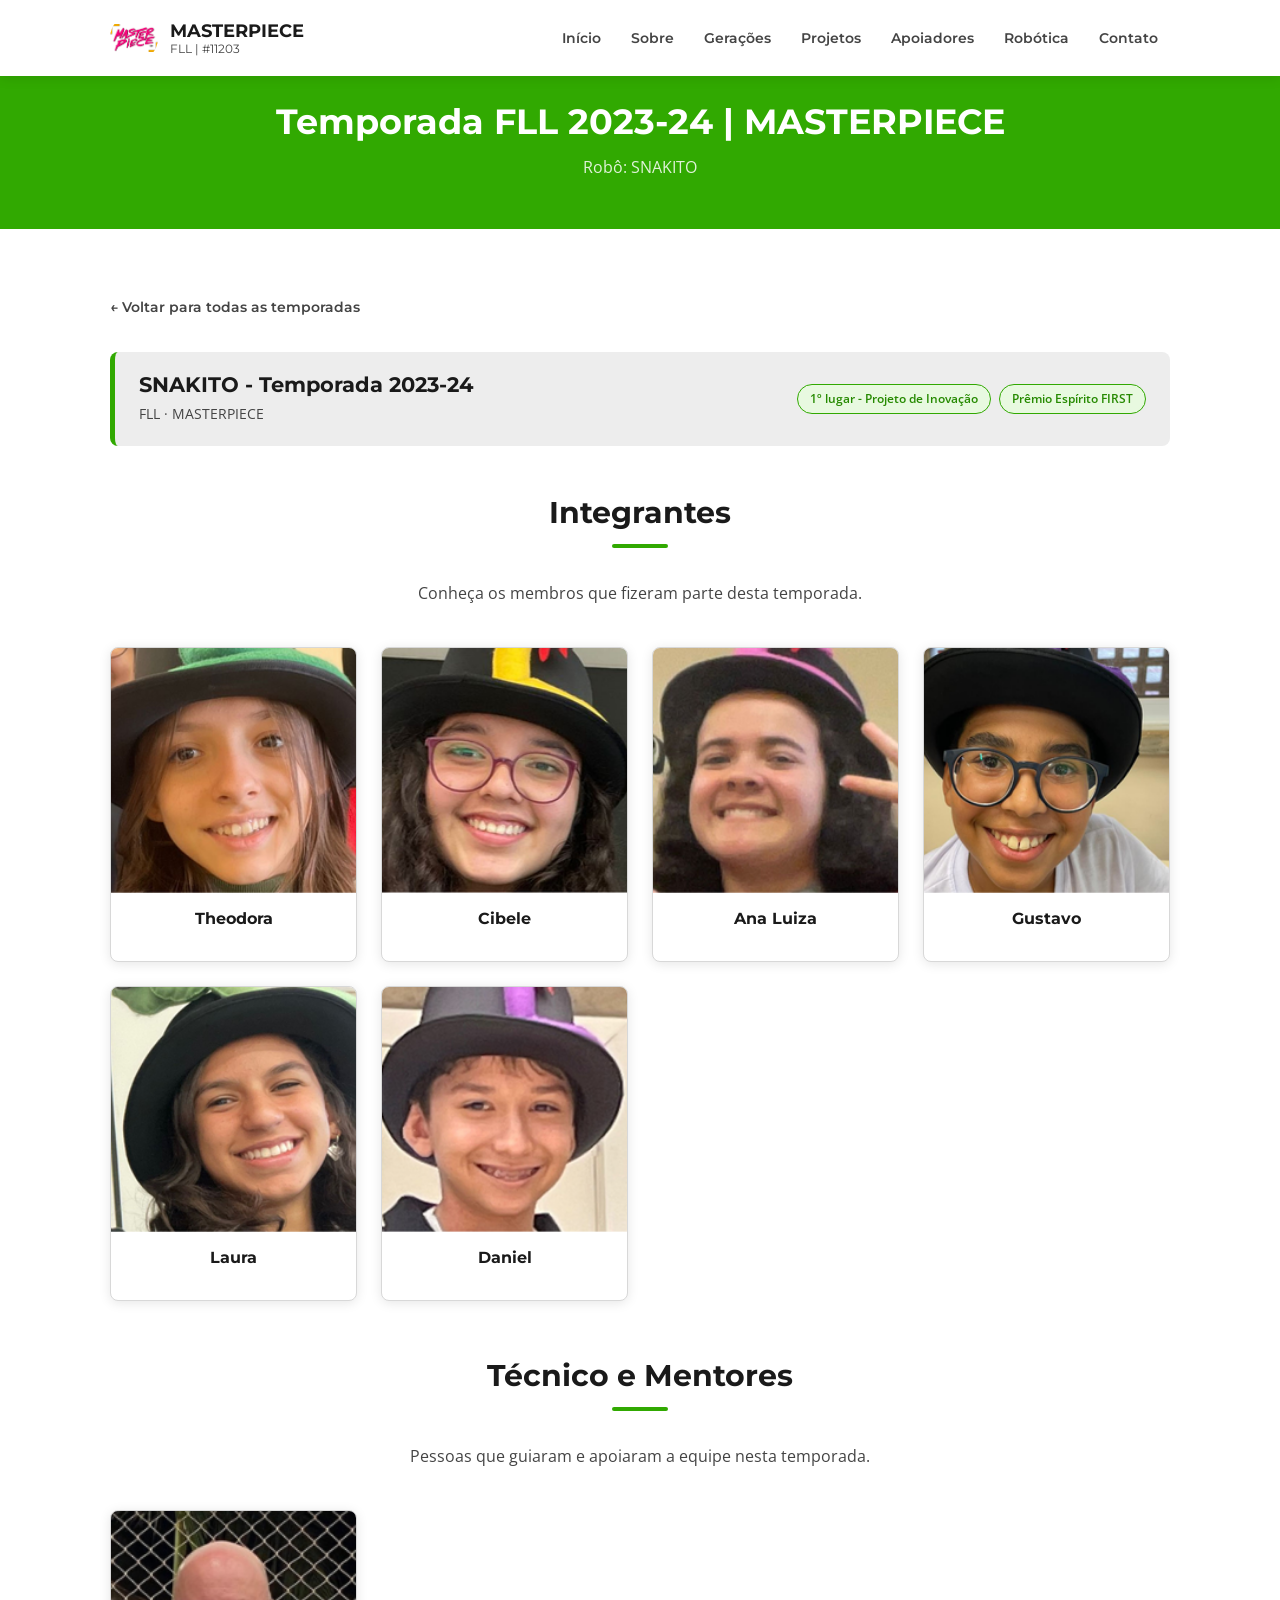
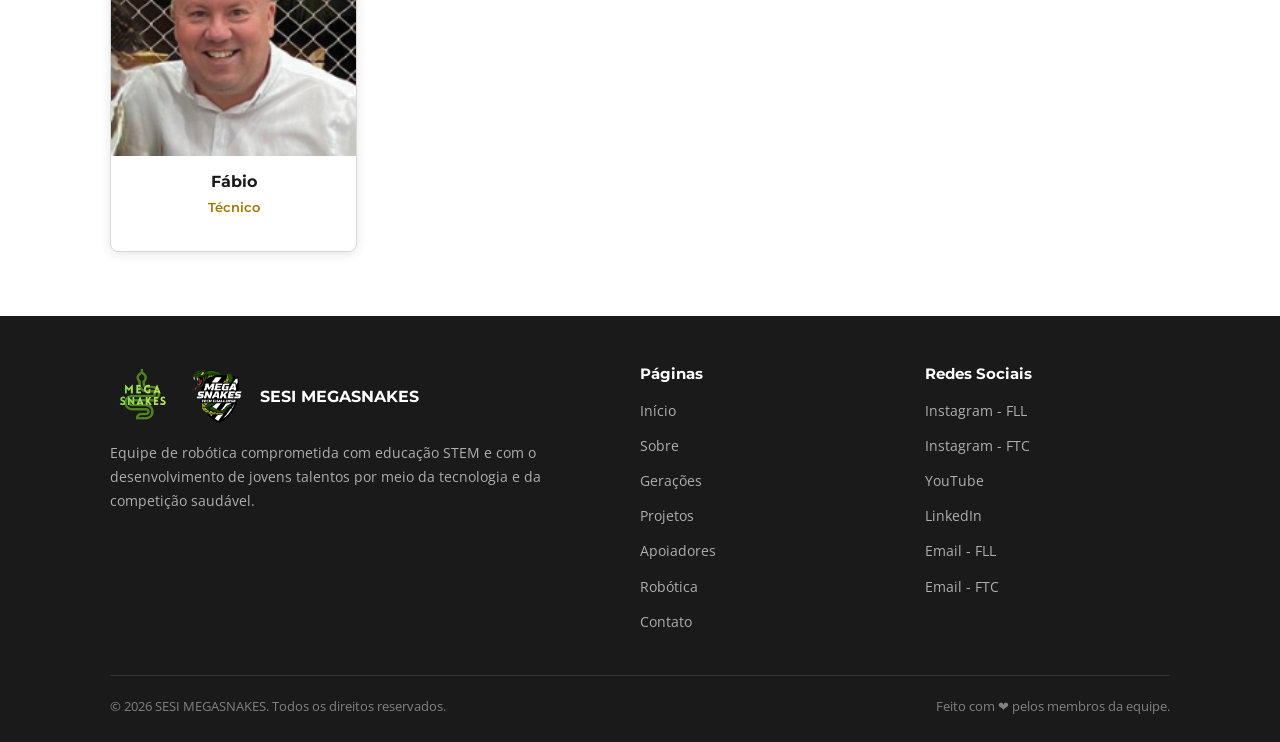
<file: membros-fll-2023-24.html>
<!DOCTYPE html>
<html lang="pt-BR">

<head>
  <meta charset="UTF-8" />
  <meta name="viewport" content="width=device-width, initial-scale=1.0" />
  <!-- Troque o título pelo nome da temporada -->
  <title>Membros - MASTERPIECE</title>

  <link rel="preconnect" href="https://fonts.googleapis.com" />
  <link rel="preconnect" href="https://fonts.gstatic.com" crossorigin />
  <link
    href="https://fonts.googleapis.com/css2?family=Montserrat:wght@400;600;700&family=Open+Sans:wght@400;600&display=swap"
    rel="stylesheet" />

  <link rel="stylesheet" href="css/style.css" />
  <link rel="stylesheet" href="css/animacoes.css" />

</head>

<body>

  <!-- ===== HEADER ===== -->
  <header>
    <div class="header-inner">
      <a href="index.html" class="logo-area">
        <img src="fotos/logos-temp/masterpiece.png" alt="Logo temporada MASTERPIECE" />
        <div class="nome-equipe">
          MASTERPIECE
          <span>FLL | #11203</span>
        </div>
      </a>

      <button class="menu-toggle" aria-label="Abrir menu" aria-expanded="false">
        <span></span>
        <span></span>
        <span></span>
      </button>

      <nav>
        <ul>
          <li><a href="index.html">Início</a></li>
          <li><a href="sobre.html">Sobre</a></li>
          <li><a href="geracoes.html">Gerações</a></li>
          <li><a href="projetos.html">Projetos</a></li>
          <li><a href="patrocinadores.html">Apoiadores</a></li>
          <li><a href="robotica.html">Robótica</a></li>
          <li><a href="contato.html">Contato</a></li>
        </ul>
      </nav>
    </div>
  </header>


  <!-- ===== HERO INTERNO ===== -->
  <!--
    Troque os textos abaixo pelas informações da temporada específica.
  -->
  <div class="hero-interno">
    <h1>Temporada FLL 2023-24 | MASTERPIECE </h1>
    <p>Robô: SNAKITO</p>
  </div>


  <!-- ===== CONTEÚDO ===== -->
  <section class="secao">
    <div class="container">

      <!-- Link de voltar -->
      <a href="geracoes.html" class="voltar-link">
        ← Voltar para todas as temporadas
      </a>

      <!-- Resumo da temporada -->
      <div class="resumo-temporada">
        <div class="resumo-temporada-info">
          <!--
            Troque pelas informações desta temporada específica.
          -->
          <h2>SNAKITO - Temporada 2023-24</h2>
          <p>FLL · MASTERPIECE</p>
        </div>
        <div class="premiacoes-lista" style="margin:0;">
          <!--
            Copie e cole as mesmas premiações que estão no card de geracoes.html.
            Adicione ou remova <span> conforme necessário.
          -->
          <span class="premiacao-tag">1º lugar - Projeto de Inovação</span>
          <span class="premiacao-tag">Prêmio Espírito FIRST</span>
        </div>
      </div>

      <!-- Grade de membros -->
      <h2 class="titulo-secao animar">Integrantes</h2>
      <div class="divisor"></div>
      <p class="subtitulo-secao animar">
        Conheça os membros que fizeram parte desta temporada.
      </p>

      <div class="membros-grid">
        <!--
          ============================================================
          COMO ADICIONAR UM MEMBRO:

          1. Copie um bloco "card-membro" abaixo.
          2. Troque o nome e o cargo/função do membro.
          3. Para adicionar foto, substitua o bloco
             "card-membro-foto-placeholder" por:

             <img
               class="card-membro-foto"
               src="fotos/membros/nome-da-foto.jpg"
               alt="Foto de [Nome do Membro]"
             />

             Salve as fotos em fotos/membros/ (crie esta pasta).
             Tamanho recomendado: quadrada, mínimo 300x300px.

          Cargos/funções sugeridos (troque pelo real):
          Capitão(ã), Programador(a), Construtor(a),
          Designer, Pesquisador(a), Comunicação, Coach, Mentor(a)
          ============================================================
        -->

        <div class="card-membro animar">
          <img class="card-membro-foto" src="fotos/integrantes/masterpiece/theodora.png" alt="Foto de Theodora" />
          <div class="card-membro-info">
            <h3>Theodora</h3>
            <p class="cargo"></p>
          </div>
        </div>

        <div class="card-membro animar">
          <img class="card-membro-foto" src="fotos/integrantes/masterpiece/cibele.png" alt="Foto de Cibele" />
          <div class="card-membro-info">
            <h3>Cibele</h3>
            <p class="cargo"></p>
          </div>
        </div>

        <div class="card-membro animar">
          <img class="card-membro-foto" src="fotos/integrantes/masterpiece/analuiza.png" alt="Foto de Ana Luiza" />
          <div class="card-membro-info">
            <h3>Ana Luiza</h3>
            <p class="cargo"></p>
          </div>
        </div>

        <div class="card-membro animar">
          <img class="card-membro-foto" src="fotos/integrantes/masterpiece/gustavo.png" alt="Foto de Gustavo" />
          <div class="card-membro-info">
            <h3>Gustavo</h3>
            <p class="cargo"></p>
          </div>
        </div>

        <div class="card-membro animar">
          <img class="card-membro-foto" src="fotos/integrantes/masterpiece/laura.png" alt="Foto de Laura" />
          <div class="card-membro-info">
            <h3>Laura</h3>
            <p class="cargo"></p>
          </div>
        </div>

        <div class="card-membro animar">
          <img class="card-membro-foto" src="fotos/integrantes/masterpiece/daniel.png" alt="Foto de Daniel" />
          <div class="card-membro-info">
            <h3>Daniel</h3>
            <p class="cargo"></p>
          </div>
        </div>

        <!-- Adicione mais membros conforme necessário -->
      </div>

      <!-- ===== TÉCNICO E MENTORES ===== -->
      <div class="secao-apoio">
        <h2 class="titulo-secao animar">Técnico e Mentores</h2>
        <div class="divisor"></div>
        <p class="subtitulo-secao animar">
          Pessoas que guiaram e apoiaram a equipe nesta temporada.
        </p>

        <div class="apoio-grid">
          <!--
      Funciona igual aos cards de membros.
      Troque "cargo-apoio" pelo cargo real: Técnico, Mentor, Coach, etc.
      Para adicionar foto, substitua o placeholder pela tag <img>.
    -->

          <div class="card-membro animar">
            <img class="card-membro-foto" src="fotos/integrantes/masterpiece/fabio.png" alt="Foto de Fábio" />
            <div class="card-membro-info">
              <h3>Fábio</h3>
              <p class="cargo-apoio">Técnico</p>
            </div>
          </div>

          <!-- Adicione mais cards conforme necessário -->
        </div>
      </div>

    </div>
  </section>


  <!-- ===== FOOTER ===== -->
  <footer>
    <div class="container">
      <div class="footer-grid">

        <div class="footer-sobre">
          <div class="footer-logo-area">
            <img src="fotos/logo-01.png" alt="Logo da equipe FLL" />
            <img src="fotos/logo-02.png" alt="Logo da equipe FTC" />
            <span>SESI MEGASNAKES</span>
          </div>
          <p>
            Equipe de robótica comprometida com educação STEM e com o desenvolvimento
            de jovens talentos por meio da tecnologia e da competição saudável.
          </p>
        </div>

        <div class="footer-coluna">
          <h4>Páginas</h4>
          <ul>
            <li><a href="index.html">Início</a></li>
            <li><a href="sobre.html">Sobre</a></li>
            <li><a href="geracoes.html">Gerações</a></li>
            <li><a href="projetos.html">Projetos</a></li>
            <li><a href="patrocinadores.html">Apoiadores</a></li>
            <li><a href="robotica.html">Robótica</a></li>
            <li><a href="contato.html">Contato</a></li>
          </ul>
        </div>

        <div class="footer-coluna">
          <h4>Redes Sociais</h4>
          <ul>
            <li><a href="https://www.instagram.com/megasnakes">Instagram - FLL</a></li>
            <li><a href="https://www.instagram.com/megasnakes_ftc">Instagram - FTC</a></li>
            <li><a href="https://www.youtube.com/@MegaSnakesFTC">YouTube</a></li>
            <li><a href="https://www.linkedin.com/in/sesi-megasnakes-ftc/">LinkedIn</a></li>
            <li><a href="https://mail.google.com/mail/?view=cm&fs=1&to=megasnakes21@gmail.com" target="_blank">Email - FLL</a></li>
            <li><a href="https://mail.google.com/mail/?view=cm&fs=1&to=megasnakesftc@gmail.com" target="_blank">Email - FTC</a></li>
          </ul>
        </div>

      </div><!-- fim .footer-grid -->

      <div class="footer-bottom">
        <p>© <span id="ano-atual"></span> SESI MEGASNAKES. Todos os direitos reservados.</p>
        <p>Feito com ❤ pelos membros da equipe.</p>
      </div>
    </div>
  </footer>

  <!-- Script para preencher o ano automaticamente -->
  <script>
    document.getElementById('ano-atual').textContent = new Date().getFullYear();
  </script>

  <!-- Script principal -->
  <script src="js/script.js"></script>
</body>

</html>
</file>
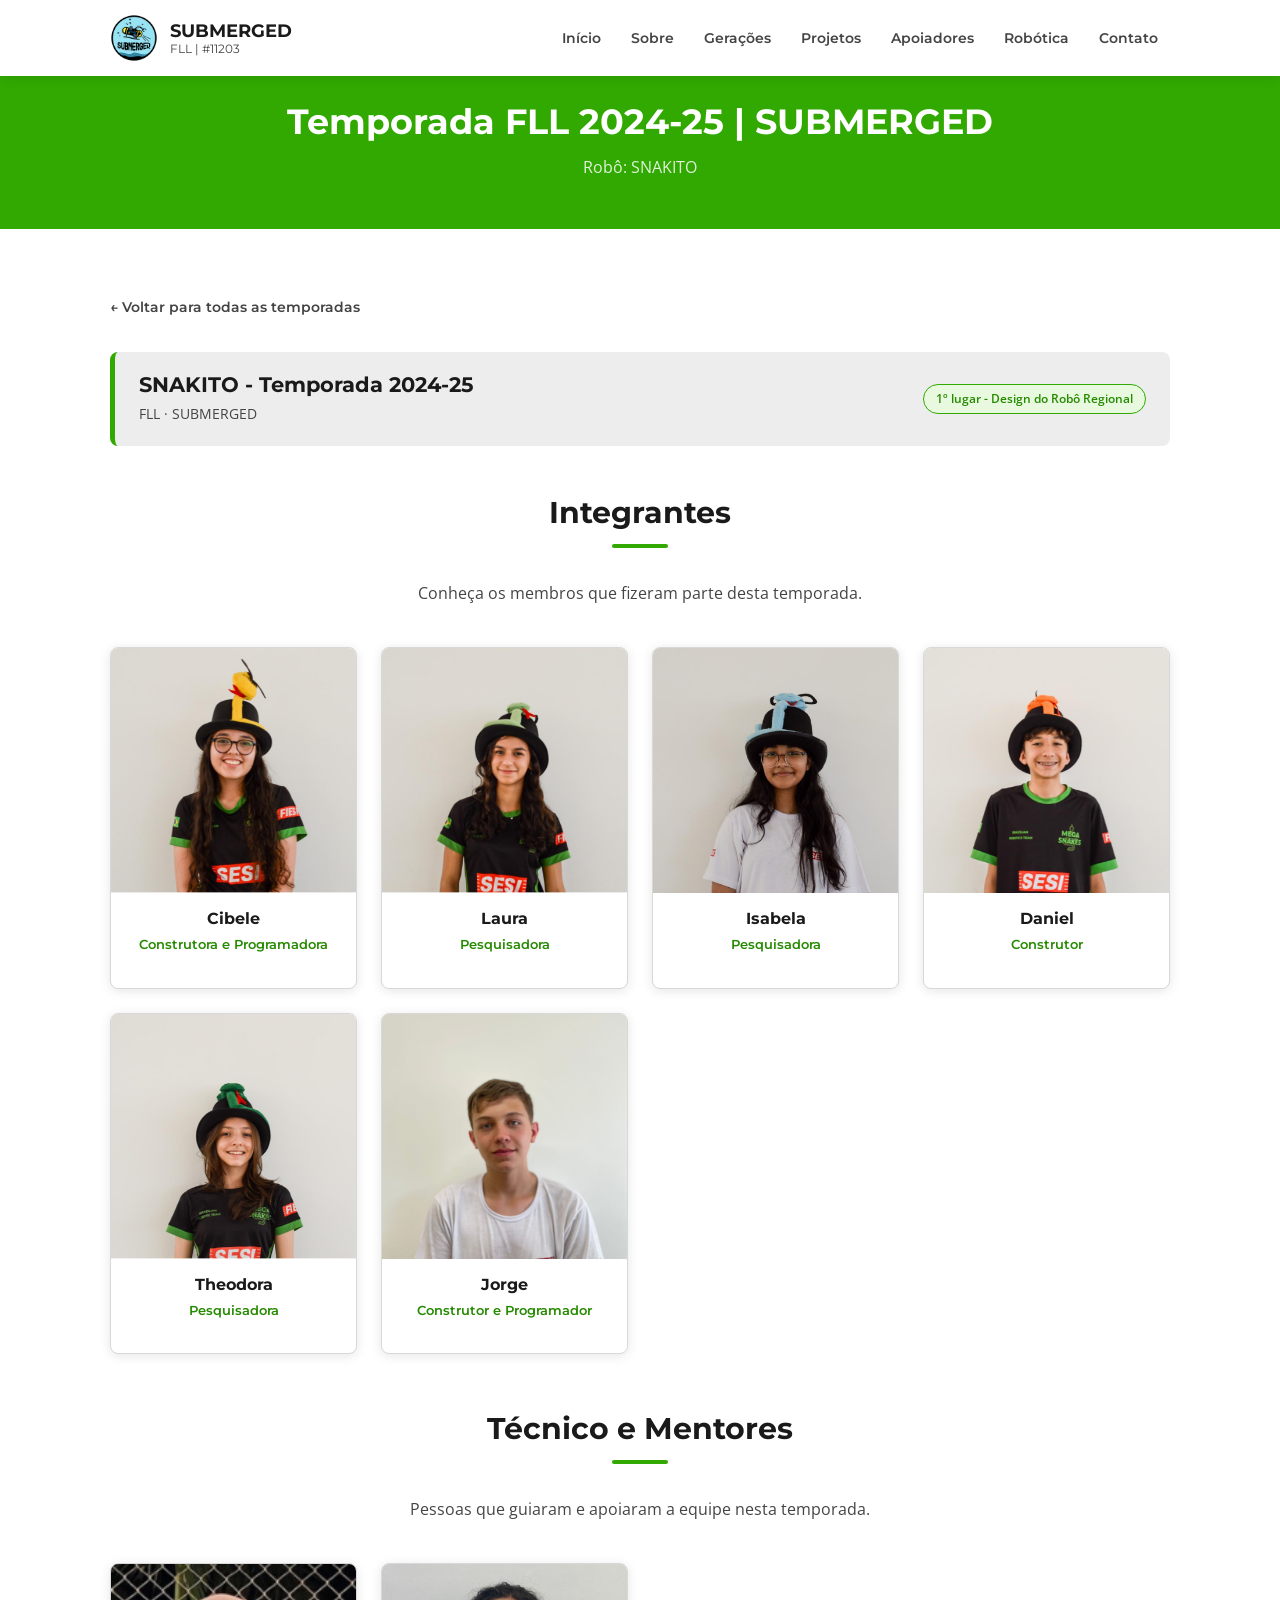
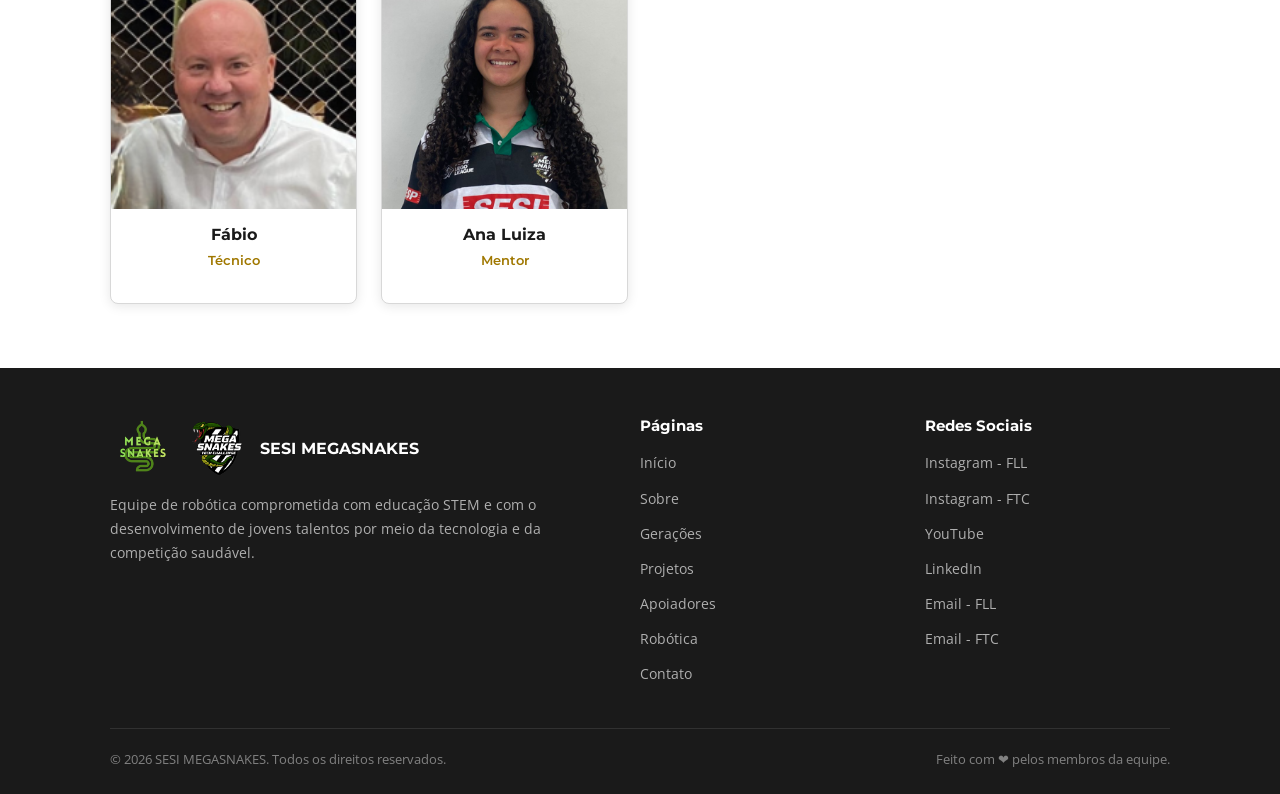
<file: membros-fll-2024-25.html>
<!DOCTYPE html>
<html lang="pt-BR">

<head>
  <meta charset="UTF-8" />
  <meta name="viewport" content="width=device-width, initial-scale=1.0" />
  <!-- Troque o título pelo nome da temporada -->
  <title>Membros - SUBMERGED</title>

  <link rel="preconnect" href="https://fonts.googleapis.com" />
  <link rel="preconnect" href="https://fonts.gstatic.com" crossorigin />
  <link
    href="https://fonts.googleapis.com/css2?family=Montserrat:wght@400;600;700&family=Open+Sans:wght@400;600&display=swap"
    rel="stylesheet" />

  <link rel="stylesheet" href="css/style.css" />
  <link rel="stylesheet" href="css/animacoes.css" />

</head>

<body>

  <!-- ===== HEADER ===== -->
  <header>
    <div class="header-inner">
      <a href="index.html" class="logo-area">
        <img src="fotos/logos-temp/submerged.png" alt="Logo temporada SUBMERGED" />
        <div class="nome-equipe">
          SUBMERGED
          <span>FLL | #11203</span>
        </div>
      </a>

      <button class="menu-toggle" aria-label="Abrir menu" aria-expanded="false">
        <span></span>
        <span></span>
        <span></span>
      </button>

      <nav>
        <ul>
          <li><a href="index.html">Início</a></li>
          <li><a href="sobre.html">Sobre</a></li>
          <li><a href="geracoes.html">Gerações</a></li>
          <li><a href="projetos.html">Projetos</a></li>
          <li><a href="patrocinadores.html">Apoiadores</a></li>
          <li><a href="robotica.html">Robótica</a></li>
          <li><a href="contato.html">Contato</a></li>
        </ul>
      </nav>
    </div>
  </header>


  <!-- ===== HERO INTERNO ===== -->
  <!--
    Troque os textos abaixo pelas informações da temporada específica.
  -->
  <div class="hero-interno">
    <h1>Temporada FLL 2024-25 | SUBMERGED </h1>
    <p>Robô: SNAKITO</p>
  </div>


  <!-- ===== CONTEÚDO ===== -->
  <section class="secao">
    <div class="container">

      <!-- Link de voltar -->
      <a href="geracoes.html" class="voltar-link">
        ← Voltar para todas as temporadas
      </a>

      <!-- Resumo da temporada -->
      <div class="resumo-temporada">
        <div class="resumo-temporada-info">
          <!--
            Troque pelas informações desta temporada específica.
          -->
          <h2>SNAKITO - Temporada 2024-25</h2>
          <p>FLL · SUBMERGED</p>
        </div>
        <div class="premiacoes-lista" style="margin:0;">
          <!--
            Copie e cole as mesmas premiações que estão no card de geracoes.html.
            Adicione ou remova <span> conforme necessário.
          -->
          <span class="premiacao-tag">1º lugar - Design do Robô Regional</span>
        </div>
      </div>

      <!-- Grade de membros -->
      <h2 class="titulo-secao animar">Integrantes</h2>
      <div class="divisor"></div>
      <p class="subtitulo-secao animar">
        Conheça os membros que fizeram parte desta temporada.
      </p>

      <div class="membros-grid">
        <!--
          ============================================================
          COMO ADICIONAR UM MEMBRO:

          1. Copie um bloco "card-membro" abaixo.
          2. Troque o nome e o cargo/função do membro.
          3. Para adicionar foto, substitua o bloco
             "card-membro-foto-placeholder" por:

             <img
               class="card-membro-foto"
               src="fotos/membros/nome-da-foto.jpg"
               alt="Foto de [Nome do Membro]"
             />

             Salve as fotos em fotos/membros/ (crie esta pasta).
             Tamanho recomendado: quadrada, mínimo 300x300px.

          Cargos/funções sugeridos (troque pelo real):
          Capitão(ã), Programador(a), Construtor(a),
          Designer, Pesquisador(a), Comunicação, Coach, Mentor(a)
          ============================================================
        -->

        <div class="card-membro animar">
          <img class="card-membro-foto" src="fotos/integrantes/submerged/cibele.png" alt="Foto de Cibele" />
          <div class="card-membro-info">
            <h3>Cibele</h3>
            <p class="cargo">Construtora e Programadora</p>
          </div>
        </div>

        <div class="card-membro animar">
          <img class="card-membro-foto" src="fotos/integrantes/submerged/laura.png" alt="Foto de Laura" />
          <div class="card-membro-info">
            <h3>Laura</h3>
            <p class="cargo">Pesquisadora</p>
          </div>
        </div>

        <div class="card-membro animar">
          <img class="card-membro-foto" src="fotos/integrantes/submerged/isabela.png" alt="Foto de Isabela" />
          <div class="card-membro-info">
            <h3>Isabela</h3>
            <p class="cargo">Pesquisadora</p>
          </div>
        </div>

        <div class="card-membro animar">
          <img class="card-membro-foto" src="fotos/integrantes/submerged/daniel.png" alt="Foto de Daniel" />
          <div class="card-membro-info">
            <h3>Daniel</h3>
            <p class="cargo">Construtor</p>
          </div>
        </div>

        <div class="card-membro animar">
          <img class="card-membro-foto" src="fotos/integrantes/submerged/theodora.png" alt="Foto de Theodora" />
          <div class="card-membro-info">
            <h3>Theodora</h3>
            <p class="cargo">Pesquisadora</p>
          </div>
        </div>

        <div class="card-membro animar">
          <img class="card-membro-foto" src="fotos/integrantes/submerged/jorge.png" alt="Foto de Jorge" />
          <div class="card-membro-info">
            <h3>Jorge</h3>
            <p class="cargo">Construtor e Programador</p>
          </div>
        </div>

        <!-- Adicione mais membros conforme necessário -->
      </div>

      <!-- ===== TÉCNICO E MENTORES ===== -->
      <div class="secao-apoio">
        <h2 class="titulo-secao animar">Técnico e Mentores</h2>
        <div class="divisor"></div>
        <p class="subtitulo-secao animar">
          Pessoas que guiaram e apoiaram a equipe nesta temporada.
        </p>

        <div class="apoio-grid">
          <!--
      Funciona igual aos cards de membros.
      Troque "cargo-apoio" pelo cargo real: Técnico, Mentor, Coach, etc.
      Para adicionar foto, substitua o placeholder pela tag <img>.
    -->

          <div class="card-membro animar">
            <img class="card-membro-foto" src="fotos/integrantes/submerged/fabio.png" alt="Foto de Fábio" />
            <div class="card-membro-info">
              <h3>Fábio</h3>
              <p class="cargo-apoio">Técnico</p>
            </div>
          </div>

          <div class="card-membro animar">
            <img class="card-membro-foto" src="fotos/integrantes/decode/analuiza.png" alt="Foto de Ana Luiza" />
            <div class="card-membro-info">
              <h3>Ana Luiza</h3>
              <p class="cargo-apoio">Mentor</p>
            </div>
          </div>

          <!-- Adicione mais cards conforme necessário -->
        </div>
      </div>

    </div>
  </section>


  <!-- ===== FOOTER ===== -->
  <footer>
    <div class="container">
      <div class="footer-grid">

        <div class="footer-sobre">
          <div class="footer-logo-area">
            <img src="fotos/logo-01.png" alt="Logo da equipe FLL" />
            <img src="fotos/logo-02.png" alt="Logo da equipe FTC" />
            <span>SESI MEGASNAKES</span>
          </div>
          <p>
            Equipe de robótica comprometida com educação STEM e com o desenvolvimento
            de jovens talentos por meio da tecnologia e da competição saudável.
          </p>
        </div>

        <div class="footer-coluna">
          <h4>Páginas</h4>
          <ul>
            <li><a href="index.html">Início</a></li>
            <li><a href="sobre.html">Sobre</a></li>
            <li><a href="geracoes.html">Gerações</a></li>
            <li><a href="projetos.html">Projetos</a></li>
            <li><a href="patrocinadores.html">Apoiadores</a></li>
            <li><a href="robotica.html">Robótica</a></li>
            <li><a href="contato.html">Contato</a></li>
          </ul>
        </div>

        <div class="footer-coluna">
          <h4>Redes Sociais</h4>
          <ul>
            <li><a href="https://www.instagram.com/megasnakes">Instagram - FLL</a></li>
            <li><a href="https://www.instagram.com/megasnakes_ftc">Instagram - FTC</a></li>
            <li><a href="https://www.youtube.com/@MegaSnakesFTC">YouTube</a></li>
            <li><a href="https://www.linkedin.com/in/sesi-megasnakes-ftc/">LinkedIn</a></li>
            <li><a href="https://mail.google.com/mail/?view=cm&fs=1&to=megasnakes21@gmail.com" target="_blank">Email - FLL</a></li>
            <li><a href="https://mail.google.com/mail/?view=cm&fs=1&to=megasnakesftc@gmail.com" target="_blank">Email - FTC</a></li>
          </ul>
        </div>

      </div><!-- fim .footer-grid -->

      <div class="footer-bottom">
        <p>© <span id="ano-atual"></span> SESI MEGASNAKES. Todos os direitos reservados.</p>
        <p>Feito com ❤ pelos membros da equipe.</p>
      </div>
    </div>
  </footer>

  <!-- Script para preencher o ano automaticamente -->
  <script>
    document.getElementById('ano-atual').textContent = new Date().getFullYear();
  </script>

  <!-- Script principal -->
  <script src="js/script.js"></script>
</body>

</html>
</file>
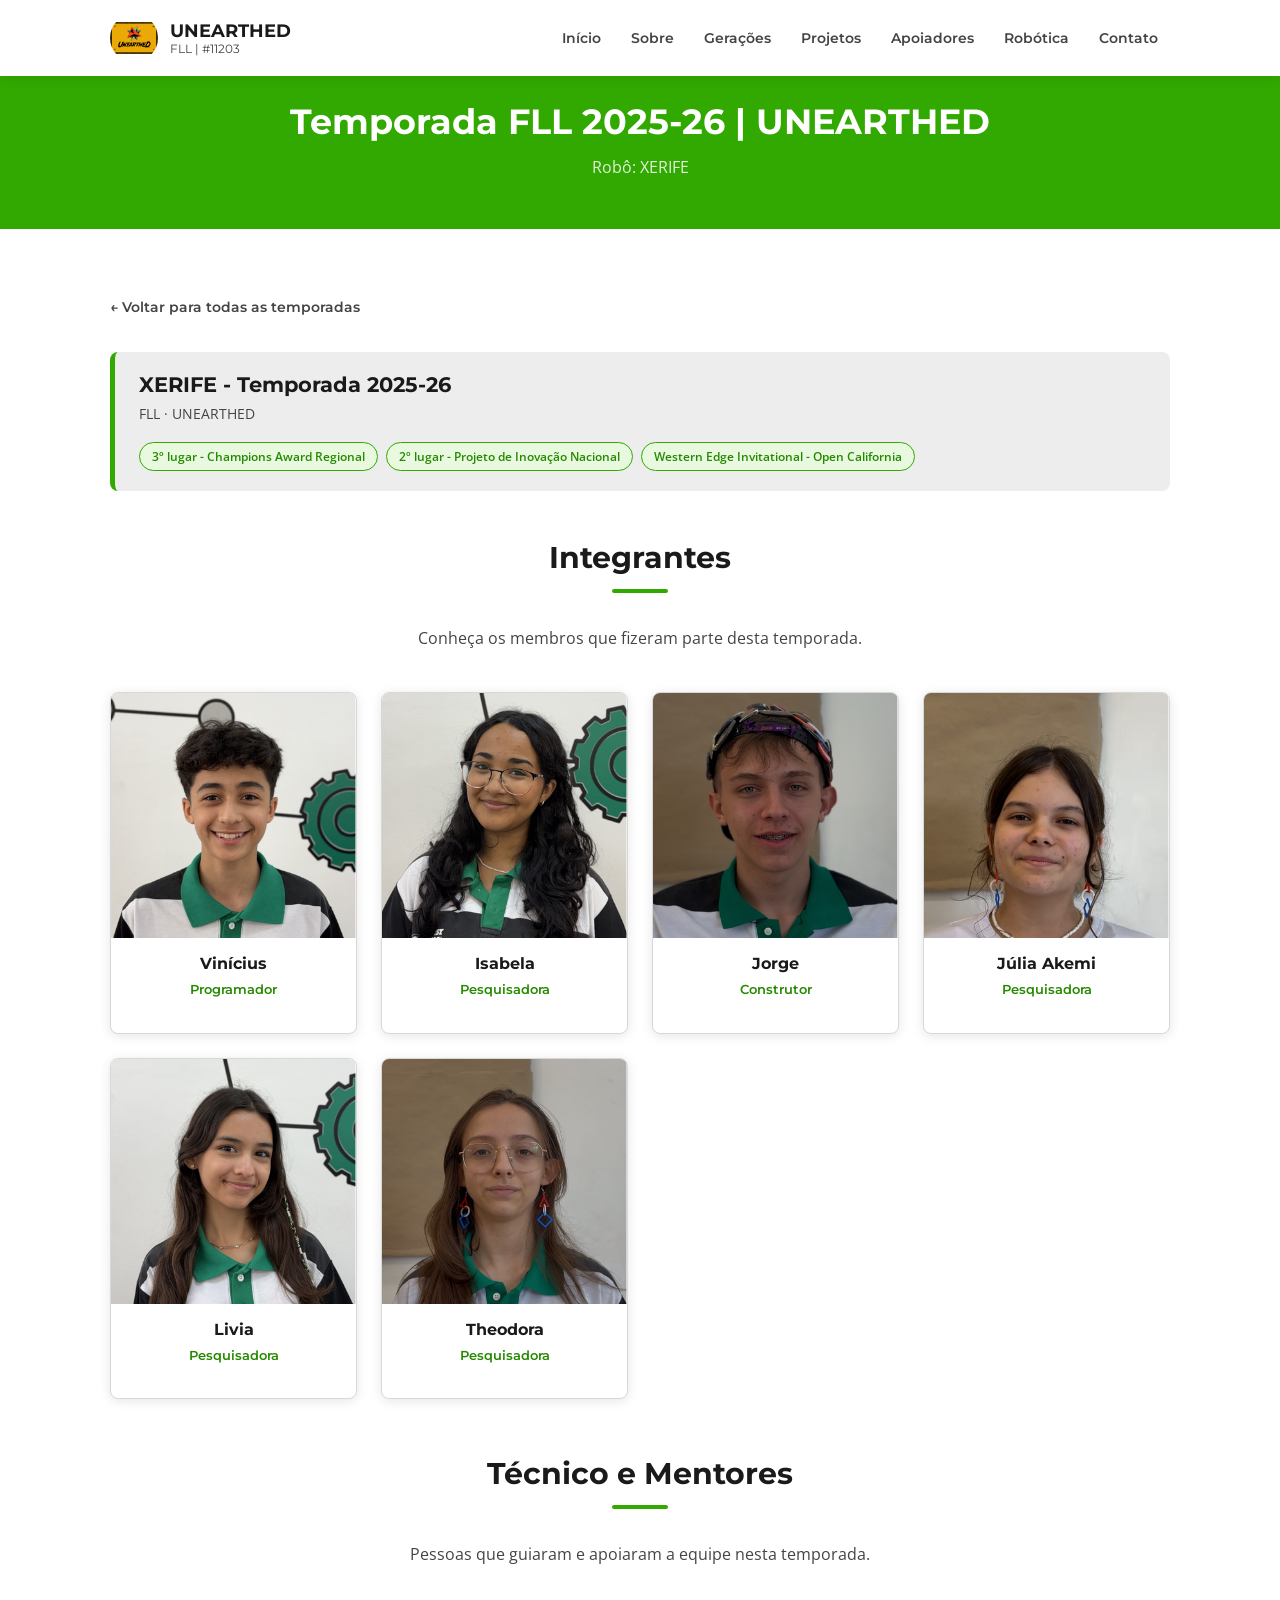
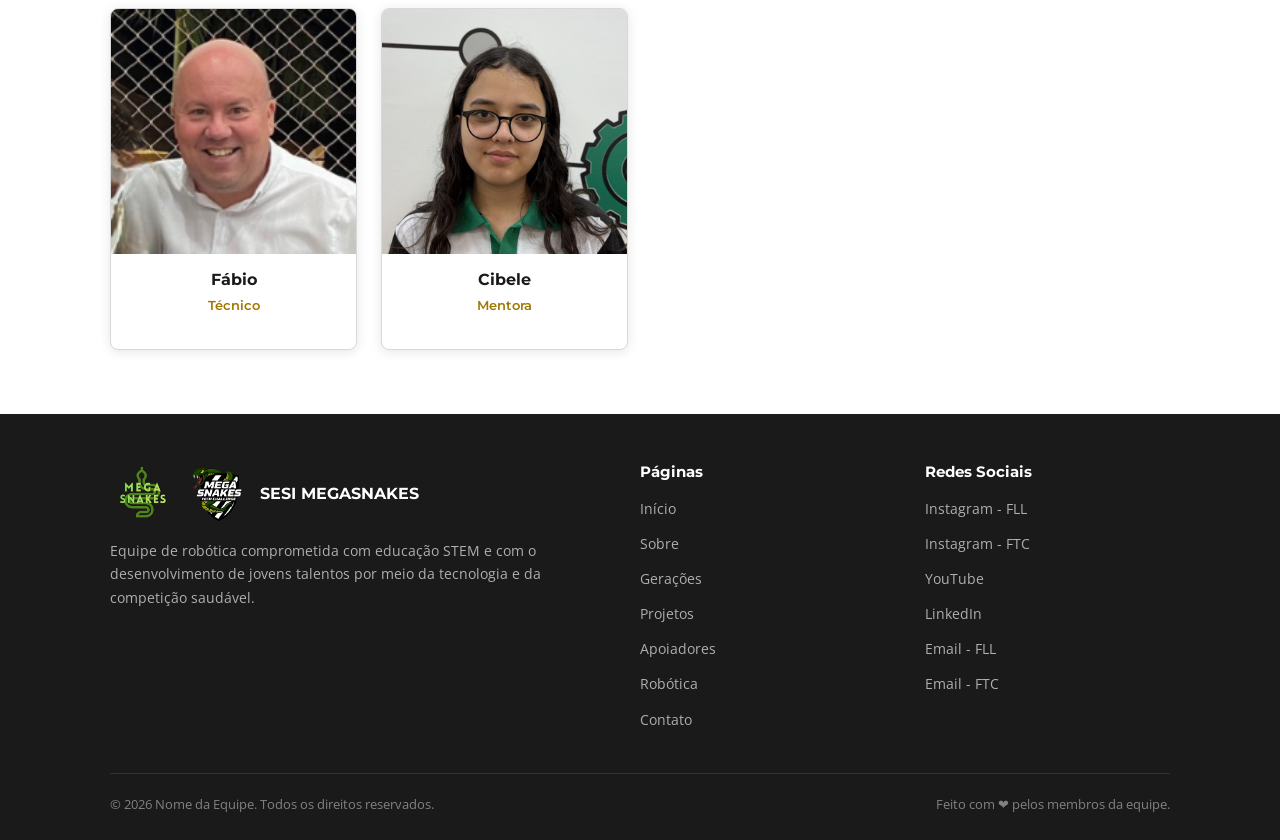
<file: membros-fll-2025-26.html>
<!DOCTYPE html>
<html lang="pt-BR">

<head>
  <meta charset="UTF-8" />
  <meta name="viewport" content="width=device-width, initial-scale=1.0" />
  <!-- Troque o título pelo nome da temporada -->
  <title>Membros - UNEARTHED</title>

  <link rel="preconnect" href="https://fonts.googleapis.com" />
  <link rel="preconnect" href="https://fonts.gstatic.com" crossorigin />
  <link
    href="https://fonts.googleapis.com/css2?family=Montserrat:wght@400;600;700&family=Open+Sans:wght@400;600&display=swap"
    rel="stylesheet" />

  <link rel="stylesheet" href="css/style.css" />
  <link rel="stylesheet" href="css/animacoes.css" />

</head>

<body>

  <!-- ===== HEADER ===== -->
  <header>
    <div class="header-inner">
      <a href="index.html" class="logo-area">
        <img src="fotos/logos-temp/unearthed.png" alt="Logo temporada UNEARTHED" />
        <div class="nome-equipe">
          UNEARTHED
          <span>FLL | #11203</span>
        </div>
      </a>

      <button class="menu-toggle" aria-label="Abrir menu" aria-expanded="false">
        <span></span>
        <span></span>
        <span></span>
      </button>

      <nav>
        <ul>
          <li><a href="index.html">Início</a></li>
          <li><a href="sobre.html">Sobre</a></li>
          <li><a href="geracoes.html">Gerações</a></li>
          <li><a href="projetos.html">Projetos</a></li>
          <li><a href="patrocinadores.html">Apoiadores</a></li>
          <li><a href="robotica.html">Robótica</a></li>
          <li><a href="contato.html">Contato</a></li>
        </ul>
      </nav>
    </div>
  </header>


  <!-- ===== HERO INTERNO ===== -->
  <!--
    Troque os textos abaixo pelas informações da temporada específica.
  -->
  <div class="hero-interno">
    <h1>Temporada FLL 2025-26 | UNEARTHED </h1>
    <p>Robô: XERIFE</p>
  </div>


  <!-- ===== CONTEÚDO ===== -->
  <section class="secao">
    <div class="container">

      <!-- Link de voltar -->
      <a href="geracoes.html" class="voltar-link">
        ← Voltar para todas as temporadas
      </a>

      <!-- Resumo da temporada -->
      <div class="resumo-temporada">
        <div class="resumo-temporada-info">
          <!--
            Troque pelas informações desta temporada específica.
          -->
          <h2>XERIFE - Temporada 2025-26</h2>
          <p>FLL · UNEARTHED</p>
        </div>
        <div class="premiacoes-lista" style="margin:0;">
          <!--
            Copie e cole as mesmas premiações que estão no card de geracoes.html.
            Adicione ou remova <span> conforme necessário.
          -->
          <span class="premiacao-tag">3º lugar - Champions Award Regional</span>
          <span class="premiacao-tag">2º lugar - Projeto de Inovação Nacional</span>
          <span class="premiacao-tag">Western Edge Invitational - Open California </span>
        </div>
      </div>

      <!-- Grade de membros -->
      <h2 class="titulo-secao animar">Integrantes</h2>
      <div class="divisor"></div>
      <p class="subtitulo-secao animar">
        Conheça os membros que fizeram parte desta temporada.
      </p>

      <div class="membros-grid">
        <!--
          ============================================================
          COMO ADICIONAR UM MEMBRO:

          1. Copie um bloco "card-membro" abaixo.
          2. Troque o nome e o cargo/função do membro.
          3. Para adicionar foto, substitua o bloco
             "card-membro-foto-placeholder" por:

             <img
               class="card-membro-foto"
               src="fotos/membros/nome-da-foto.jpg"
               alt="Foto de [Nome do Membro]"
             />

             Salve as fotos em fotos/membros/ (crie esta pasta).
             Tamanho recomendado: quadrada, mínimo 300x300px.

          Cargos/funções sugeridos (troque pelo real):
          Capitão(ã), Programador(a), Construtor(a),
          Designer, Pesquisador(a), Comunicação, Coach, Mentor(a)
          ============================================================
        -->

        <div class="card-membro animar">
          <img class="card-membro-foto" src="fotos/integrantes/unearthed/diana.png" alt="Foto de Vinicius" />
          <div class="card-membro-info">
            <h3>Vinícius</h3>
            <p class="cargo">Programador</p>
          </div>
        </div>

        <div class="card-membro animar">
          <img class="card-membro-foto" src="fotos/integrantes/unearthed/isabela.png" alt="Foto de Isabela" />
          <div class="card-membro-info">
            <h3>Isabela</h3>
            <p class="cargo">Pesquisadora</p>
          </div>
        </div>

        <div class="card-membro animar">
          <img class="card-membro-foto" src="fotos/integrantes/unearthed/jorge.png" alt="Foto de Jorge" />
          <div class="card-membro-info">
            <h3>Jorge</h3>
            <p class="cargo">Construtor</p>
          </div>
        </div>

        <div class="card-membro animar">
          <img class="card-membro-foto" src="fotos/integrantes/unearthed/julia.png" alt="Foto de Julia" />
          <div class="card-membro-info">
            <h3>Júlia Akemi</h3>
            <p class="cargo">Pesquisadora</p>
          </div>
        </div>

        <div class="card-membro animar">
          <img class="card-membro-foto" src="fotos/integrantes/unearthed/livia.png" alt="Foto de Livia" />
          <div class="card-membro-info">
            <h3>Livia</h3>
            <p class="cargo">Pesquisadora</p>
          </div>
        </div>

        <div class="card-membro animar">
          <img class="card-membro-foto" src="fotos/integrantes/unearthed/theodora.png" alt="Foto de Theodora" />
          <div class="card-membro-info">
            <h3>Theodora</h3>
            <p class="cargo">Pesquisadora</p>
          </div>
        </div>

        <!-- Adicione mais membros conforme necessário -->
      </div>

      <!-- ===== TÉCNICO E MENTORES ===== -->
      <div class="secao-apoio">
        <h2 class="titulo-secao animar">Técnico e Mentores</h2>
        <div class="divisor"></div>
        <p class="subtitulo-secao animar">
          Pessoas que guiaram e apoiaram a equipe nesta temporada.
        </p>

        <div class="apoio-grid">
          <!--
      Funciona igual aos cards de membros.
      Troque "cargo-apoio" pelo cargo real: Técnico, Mentor, Coach, etc.
      Para adicionar foto, substitua o placeholder pela tag <img>.
    -->

          <div class="card-membro animar">
            <img class="card-membro-foto" src="fotos/integrantes/unearthed/fabio.png" alt="Foto de Fábio" />
            <div class="card-membro-info">
              <h3>Fábio</h3>
              <p class="cargo-apoio">Técnico</p>
            </div>
          </div>

          <div class="card-membro animar">
            <img class="card-membro-foto" src="fotos/integrantes/unearthed/cibele.png" alt="Foto de Cibele" />
            <div class="card-membro-info">
              <h3>Cibele</h3>
              <p class="cargo-apoio">Mentora</p>
            </div>
          </div>

          <!-- Adicione mais cards conforme necessário -->
        </div>
      </div>

    </div>
  </section>


  <!-- ===== FOOTER ===== -->
  <footer>
    <div class="container">
      <div class="footer-grid">
        <div class="footer-sobre">
          <div class="footer-logo-area">
            <img src="fotos/logo-01.png" alt="Logo da equipe FLL" />
            <img src="fotos/logo-02.png" alt="Logo da equipe FTC" />
            <span>SESI MEGASNAKES</span>
          </div>
          <p>
            Equipe de robótica comprometida com educação STEM e com o desenvolvimento
            de jovens talentos por meio da tecnologia e da competição saudável.
          </p>
        </div>
        <div class="footer-coluna">
          <h4>Páginas</h4>
          <ul>
            <li><a href="index.html">Início</a></li>
            <li><a href="sobre.html">Sobre</a></li>
            <li><a href="geracoes.html">Gerações</a></li>
            <li><a href="projetos.html">Projetos</a></li>
            <li><a href="patrocinadores.html">Apoiadores</a></li>
            <li><a href="robotica.html">Robótica</a></li>
            <li><a href="contato.html">Contato</a></li>
          </ul>
        </div>
        <div class="footer-coluna">
          <h4>Redes Sociais</h4>
          <ul>
            <li><a href="https://www.instagram.com/megasnakes">Instagram - FLL</a></li>
            <li><a href="https://www.instagram.com/megasnakes_ftc">Instagram - FTC</a></li>
            <li><a href="https://www.youtube.com/@MegaSnakesFTC">YouTube</a></li>
            <li><a href="https://www.linkedin.com/in/sesi-megasnakes-ftc/">LinkedIn</a></li>
            <li><a href="https://mail.google.com/mail/?view=cm&fs=1&to=megasnakes21@gmail.com" target="_blank">Email - FLL</a></li>
            <li><a href="https://mail.google.com/mail/?view=cm&fs=1&to=megasnakesftc@gmail.com" target="_blank">Email - FTC</a></li>
          </ul>
        </div>
      </div>
      <div class="footer-bottom">
        <p>© <span id="ano-atual"></span> Nome da Equipe. Todos os direitos reservados.</p>
        <p>Feito com ❤ pelos membros da equipe.</p>
      </div>
    </div>
  </footer>

  <script>
    document.getElementById('ano-atual').textContent = new Date().getFullYear();
  </script>
  <script src="js/script.js"></script>
</body>

</html>
</file>
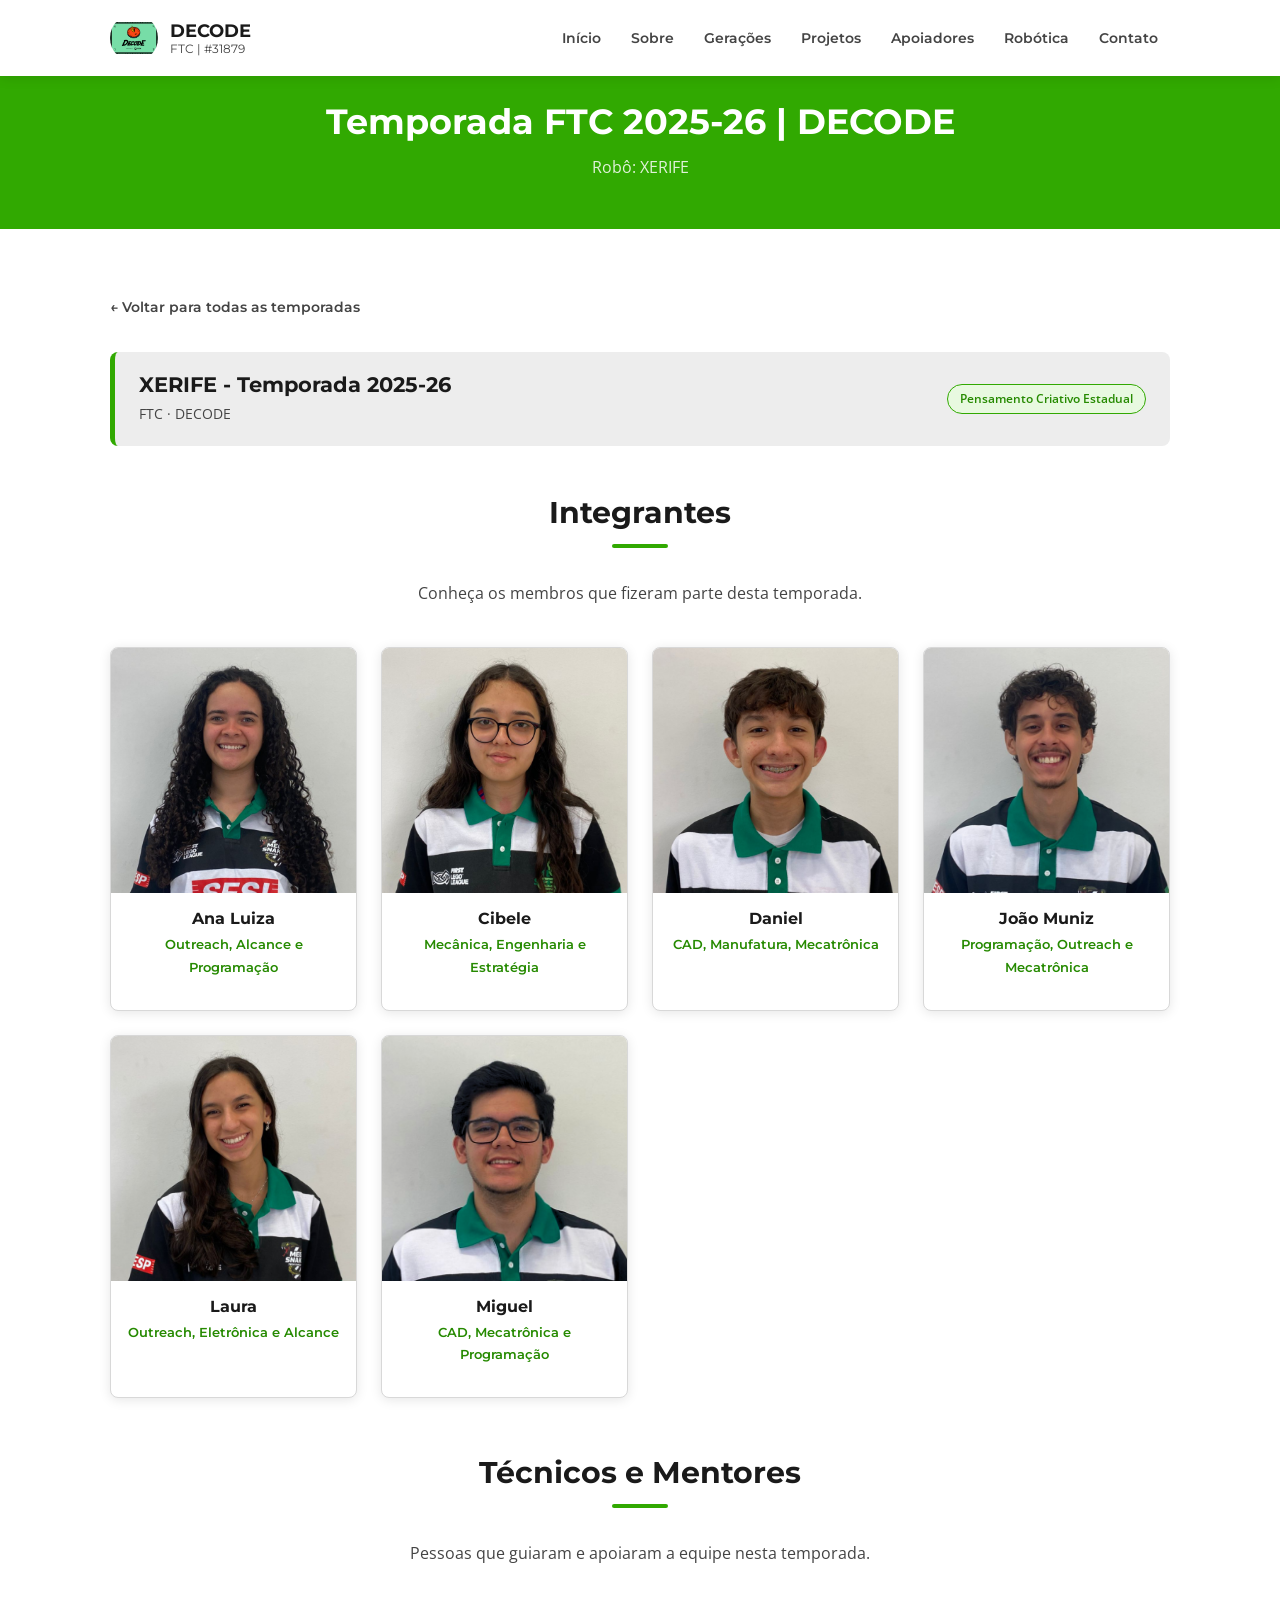
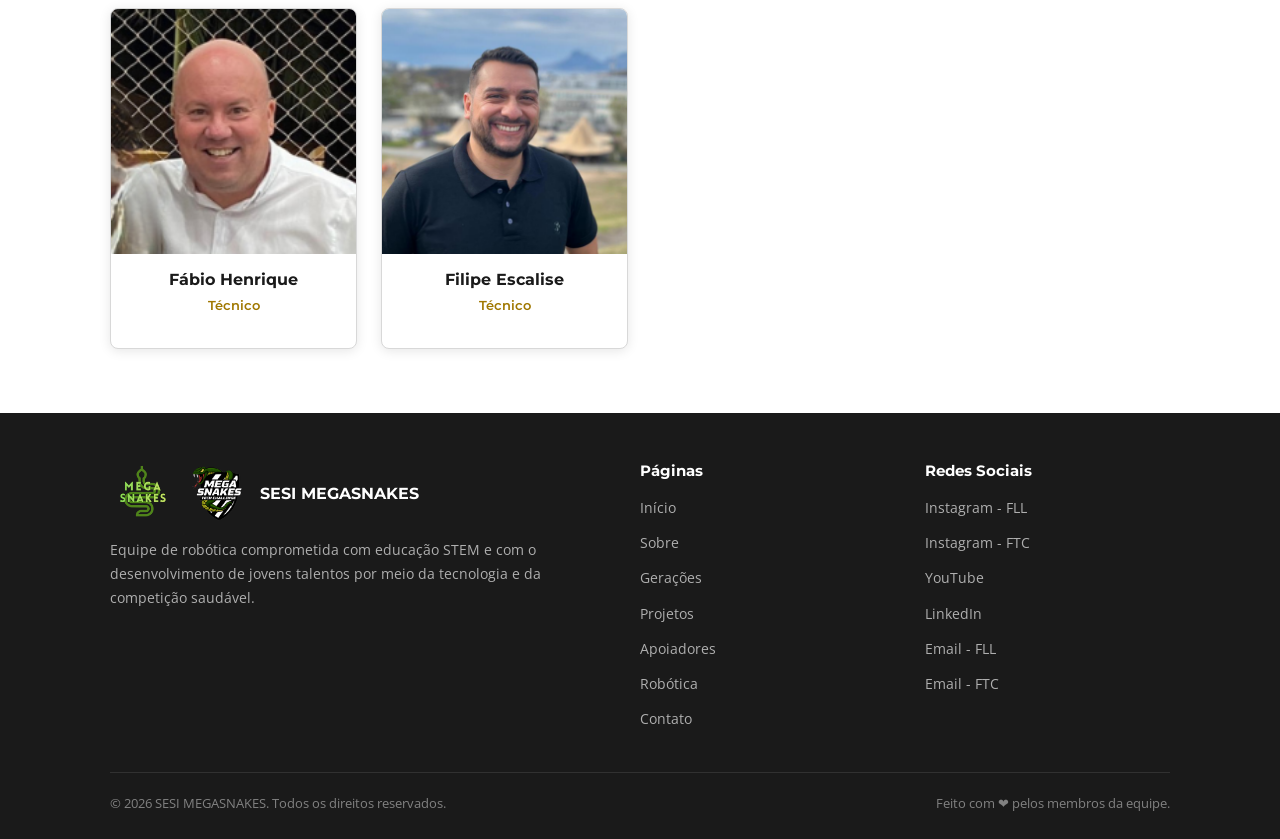
<file: membros-ftc-2025-26.html>
<!DOCTYPE html>
<html lang="pt-BR">

<head>
  <meta charset="UTF-8" />
  <meta name="viewport" content="width=device-width, initial-scale=1.0" />
  <!-- Troque o título pelo nome da temporada -->
  <title>Membros - DECODE</title>

  <link rel="preconnect" href="https://fonts.googleapis.com" />
  <link rel="preconnect" href="https://fonts.gstatic.com" crossorigin />
  <link
    href="https://fonts.googleapis.com/css2?family=Montserrat:wght@400;600;700&family=Open+Sans:wght@400;600&display=swap"
    rel="stylesheet" />

  <link rel="stylesheet" href="css/style.css" />
  <link rel="stylesheet" href="css/animacoes.css" />

</head>

<body>

  <!-- ===== HEADER ===== -->
  <header>
    <div class="header-inner">
      <a href="index.html" class="logo-area">
        <img src="fotos/logos-temp/decode.png" alt="Logo temporada DECODE" />
        <div class="nome-equipe">
          DECODE
          <span>FTC | #31879</span>
        </div>
      </a>

      <button class="menu-toggle" aria-label="Abrir menu" aria-expanded="false">
        <span></span>
        <span></span>
        <span></span>
      </button>

      <nav>
        <ul>
          <li><a href="index.html">Início</a></li>
          <li><a href="sobre.html">Sobre</a></li>
          <li><a href="geracoes.html">Gerações</a></li>
          <li><a href="projetos.html">Projetos</a></li>
          <li><a href="patrocinadores.html">Apoiadores</a></li>
          <li><a href="robotica.html">Robótica</a></li>
          <li><a href="contato.html">Contato</a></li>
        </ul>
      </nav>
    </div>
  </header>


  <!-- ===== HERO INTERNO ===== -->
  <!--
    Troque os textos abaixo pelas informações da temporada específica.
  -->
  <div class="hero-interno">
    <h1>Temporada FTC 2025-26 | DECODE </h1>
    <p>Robô: XERIFE</p>
  </div>


  <!-- ===== CONTEÚDO ===== -->
  <section class="secao">
    <div class="container">

      <!-- Link de voltar -->
      <a href="geracoes.html" class="voltar-link">
        ← Voltar para todas as temporadas
      </a>

      <!-- Resumo da temporada -->
      <div class="resumo-temporada">
        <div class="resumo-temporada-info">
          <!--
            Troque pelas informações desta temporada específica.
          -->
          <h2>XERIFE - Temporada 2025-26</h2>
          <p>FTC · DECODE</p>
        </div>
        <div class="premiacoes-lista" style="margin:0;">
          <!--
            Copie e cole as mesmas premiações que estão no card de geracoes.html.
            Adicione ou remova <span> conforme necessário.
          -->
          <span class="premiacao-tag">Pensamento Criativo Estadual</span>
        </div>
      </div>

      <!-- Grade de membros -->
      <h2 class="titulo-secao animar">Integrantes</h2>
      <div class="divisor"></div>
      <p class="subtitulo-secao animar">
        Conheça os membros que fizeram parte desta temporada.
      </p>

      <div class="membros-grid">
        <!--
          ============================================================
          COMO ADICIONAR UM MEMBRO:

          1. Copie um bloco "card-membro" abaixo.
          2. Troque o nome e o cargo/função do membro.
          3. Para adicionar foto, substitua o bloco
             "card-membro-foto-placeholder" por:

             <img
               class="card-membro-foto"
               src="fotos/membros/nome-da-foto.jpg"
               alt="Foto de [Nome do Membro]"
             />

             Salve as fotos em fotos/membros/ (crie esta pasta).
             Tamanho recomendado: quadrada, mínimo 300x300px.

          Cargos/funções sugeridos (troque pelo real):
          Capitão(ã), Programador(a), Construtor(a),
          Designer, Pesquisador(a), Comunicação, Coach, Mentor(a)
          ============================================================
        -->

        <div class="card-membro animar">
          <img class="card-membro-foto" src="fotos/integrantes/decode/analuiza.png" alt="Foto de Ana Luiza" />
          <div class="card-membro-info">
            <h3>Ana Luiza</h3>
            <p class="cargo">Outreach, Alcance e Programação</p>
          </div>
        </div>

        <div class="card-membro animar">
          <img class="card-membro-foto" src="fotos/integrantes/decode/cibele.png" alt="Foto de Cibele" />
          <div class="card-membro-info">
            <h3>Cibele</h3>
            <p class="cargo">Mecânica, Engenharia e Estratégia</p>
          </div>
        </div>

        <div class="card-membro animar">
          <img class="card-membro-foto" src="fotos/integrantes/decode/daniel.png" alt="Foto de Daniel" />
          <div class="card-membro-info">
            <h3>Daniel</h3>
            <p class="cargo">CAD, Manufatura, Mecatrônica</p>
          </div>
        </div>

        <div class="card-membro animar">
          <img class="card-membro-foto" src="fotos/integrantes/decode/joaomuniz.png" alt="Foto de João Muniz" />
          <div class="card-membro-info">
            <h3>João Muniz</h3>
            <p class="cargo">Programação, Outreach e Mecatrônica</p>
          </div>
        </div>

        <div class="card-membro animar">
          <img class="card-membro-foto" src="fotos/integrantes/decode/laura.png" alt="Foto de Laura" />
          <div class="card-membro-info">
            <h3>Laura</h3>
            <p class="cargo">Outreach, Eletrônica e Alcance</p>
          </div>
        </div>

        <div class="card-membro animar">
          <img class="card-membro-foto" src="fotos/integrantes/decode/miguel.png" alt="Foto de Miguel" />
          <div class="card-membro-info">
            <h3>Miguel</h3>
            <p class="cargo">CAD, Mecatrônica e Programação</p>
          </div>
        </div>

        <!-- Adicione mais membros conforme necessário -->
      </div>

      <!-- ===== TÉCNICO E MENTORES ===== -->
      <div class="secao-apoio">
        <h2 class="titulo-secao animar">Técnicos e Mentores</h2>
        <div class="divisor"></div>
        <p class="subtitulo-secao animar">
          Pessoas que guiaram e apoiaram a equipe nesta temporada.
        </p>

        <div class="apoio-grid">
          <!--
            Funciona igual aos cards de membros.
            Troque "cargo-apoio" pelo cargo real: Técnico, Mentor, Coach, etc.
            Para adicionar foto, substitua o placeholder pela tag <img>.
          -->

          <div class="card-membro animar">
            <img class="card-membro-foto" src="fotos/integrantes/decode/fabio.png" alt="Foto de Fábio" />
            <div class="card-membro-info">
              <h3>Fábio Henrique</h3>
              <p class="cargo-apoio">Técnico</p>
            </div>
          </div>

          <div class="card-membro animar">
            <img class="card-membro-foto" src="fotos/integrantes/decode/filipe.png" alt="Foto de Filipe" />
            <div class="card-membro-info">
              <h3>Filipe Escalise</h3>
              <p class="cargo-apoio">Técnico</p>
            </div>
          </div>

          <!-- Adicione mais cards conforme necessário -->
        </div>
      </div>

    </div>
  </section>


  <!-- ===== FOOTER ===== -->
  <footer>
    <div class="container">
      <div class="footer-grid">

        <div class="footer-sobre">
          <div class="footer-logo-area">
            <img src="fotos/logo-01.png" alt="Logo da equipe FLL" />
            <img src="fotos/logo-02.png" alt="Logo da equipe FTC" />
            <span>SESI MEGASNAKES</span>
          </div>
          <p>
            Equipe de robótica comprometida com educação STEM e com o desenvolvimento
            de jovens talentos por meio da tecnologia e da competição saudável.
          </p>
        </div>

        <div class="footer-coluna">
          <h4>Páginas</h4>
          <ul>
            <li><a href="index.html">Início</a></li>
            <li><a href="sobre.html">Sobre</a></li>
            <li><a href="geracoes.html">Gerações</a></li>
            <li><a href="projetos.html">Projetos</a></li>
            <li><a href="patrocinadores.html">Apoiadores</a></li>
            <li><a href="robotica.html">Robótica</a></li>
            <li><a href="contato.html">Contato</a></li>
          </ul>
        </div>

        <div class="footer-coluna">
          <h4>Redes Sociais</h4>
          <ul>
            <li><a href="https://www.instagram.com/megasnakes">Instagram - FLL</a></li>
            <li><a href="https://www.instagram.com/megasnakes_ftc">Instagram - FTC</a></li>
            <li><a href="https://www.youtube.com/@MegaSnakesFTC">YouTube</a></li>
            <li><a href="https://www.linkedin.com/in/sesi-megasnakes-ftc/">LinkedIn</a></li>
            <li><a href="https://mail.google.com/mail/?view=cm&fs=1&to=megasnakes21@gmail.com" target="_blank">Email - FLL</a></li>
            <li><a href="https://mail.google.com/mail/?view=cm&fs=1&to=megasnakesftc@gmail.com" target="_blank">Email - FTC</a></li>
          </ul>
        </div>

      </div><!-- fim .footer-grid -->

      <div class="footer-bottom">
        <p>© <span id="ano-atual"></span> SESI MEGASNAKES. Todos os direitos reservados.</p>
        <p>Feito com ❤ pelos membros da equipe.</p>
      </div>
    </div>
  </footer>

  <!-- Script para preencher o ano automaticamente -->
  <script>
    document.getElementById('ano-atual').textContent = new Date().getFullYear();
  </script>

  <!-- Script principal -->
  <script src="js/script.js"></script>
</body>

</html>
</file>
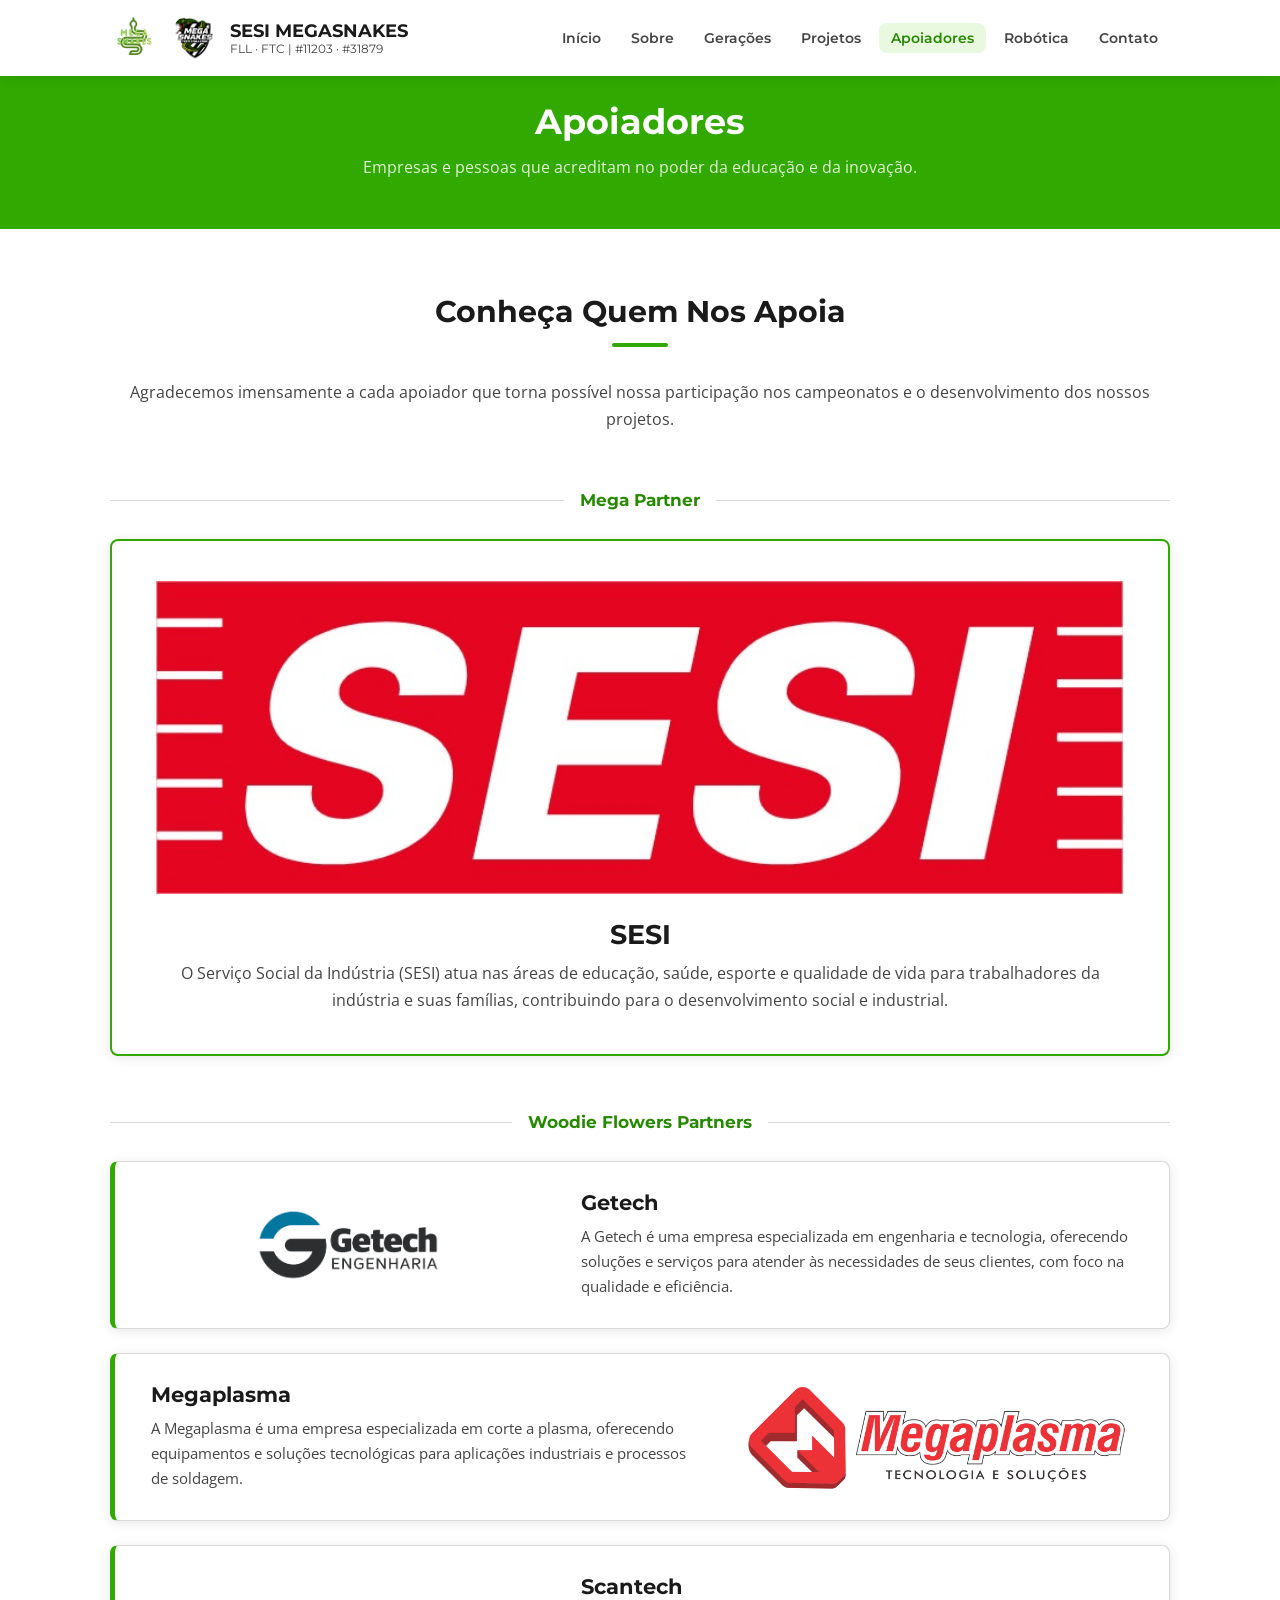
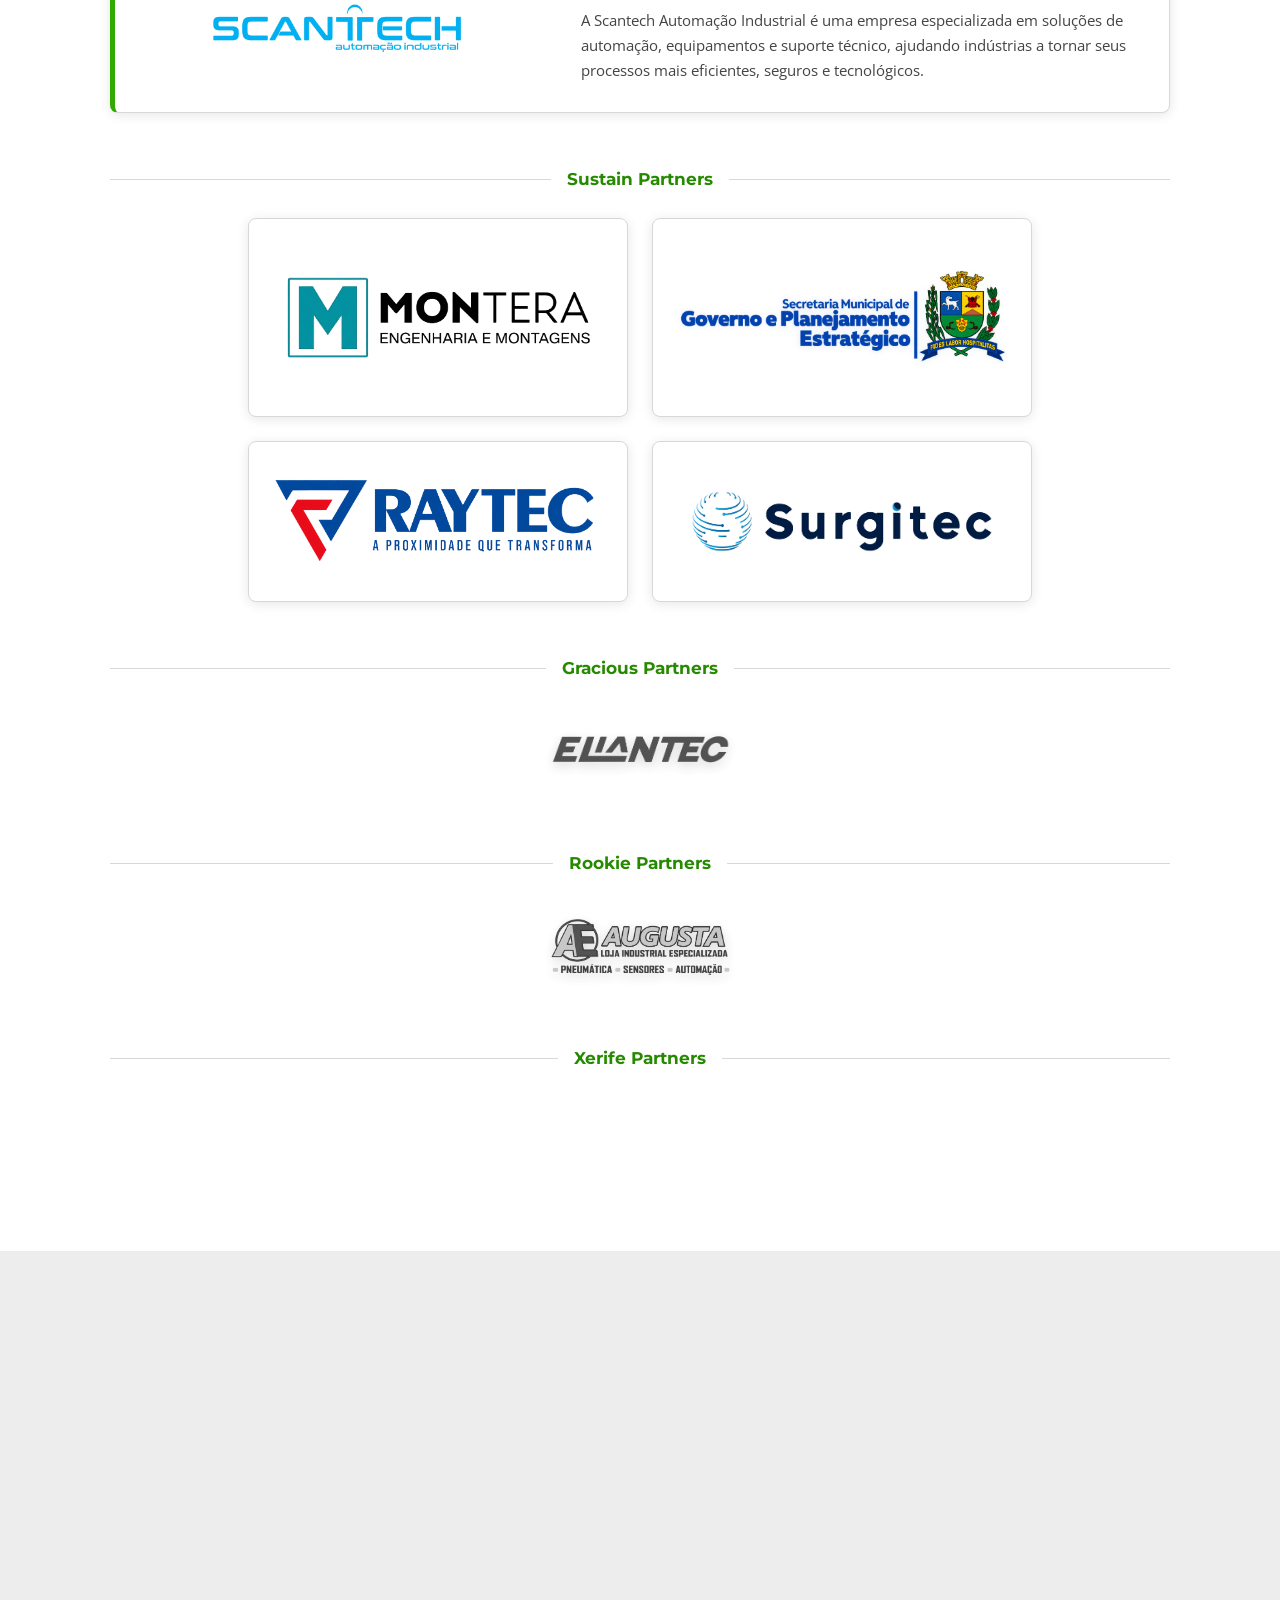
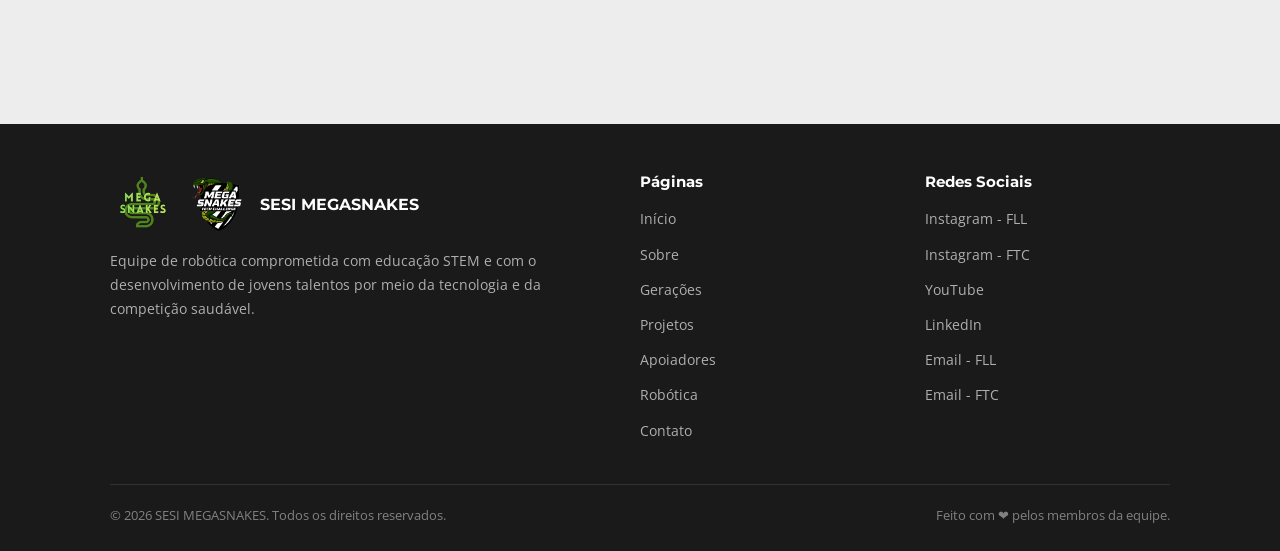
<file: patrocinadores.html>
<!DOCTYPE html>
<html lang="pt-BR">
 
<head>
  <meta charset="UTF-8" />
  <meta name="viewport" content="width=device-width, initial-scale=1.0" />
  <title>Apoiadores - SESI MEGASNAKES</title>
 
  <link rel="preconnect" href="https://fonts.googleapis.com" />
  <link rel="preconnect" href="https://fonts.gstatic.com" crossorigin />
  <link
    href="https://fonts.googleapis.com/css2?family=Montserrat:wght@400;600;700&family=Open+Sans:wght@400;600&display=swap"
    rel="stylesheet" />
 
  <link rel="stylesheet" href="css/style.css" />
  <link rel="stylesheet" href="css/animacoes.css" />
</head>
 
<body>
 
  <!-- ===== HEADER ===== -->
  <header>
    <div class="header-inner">
      <a href="index.html" class="logo-area">
        <img src="fotos/logo-01.png" alt="Logo da equipe FLL" />
        <img src="fotos/logo-02.png" alt="Logo da equipe FTC" />
        <div class="nome-equipe">
          SESI MEGASNAKES
          <span>FLL · FTC | #11203 · #31879 </span>
        </div>
      </a>
 
      <button class="menu-toggle" aria-label="Abrir menu" aria-expanded="false">
        <span></span>
        <span></span>
        <span></span>
      </button>
 
      <nav>
        <ul>
          <li><a href="index.html">Início</a></li>
          <li><a href="sobre.html">Sobre</a></li>
          <li><a href="geracoes.html">Gerações</a></li>
          <li><a href="projetos.html">Projetos</a></li>
          <li><a href="patrocinadores.html">Apoiadores</a></li>
          <li><a href="robotica.html">Robótica</a></li>
          <li><a href="contato.html">Contato</a></li>
        </ul>
      </nav>
    </div>
  </header>
 
 
  <!-- ===== HERO INTERNO ===== -->
  <div class="hero-interno">
    <h1>Apoiadores</h1>
    <p>Empresas e pessoas que acreditam no poder da educação e da inovação.</p>
  </div>
 
 
  <!-- ===== PATROCINADORES (COM HIERARQUIA) ===== -->
  <section class="secao">
    <div class="container">
      <h2 class="titulo-secao animar">Conheça Quem Nos Apoia</h2>
      <div class="divisor"></div>
      <p class="subtitulo-secao animar">
        Agradecemos imensamente a cada apoiador que torna possível nossa participação
        nos campeonatos e o desenvolvimento dos nossos projetos.
      </p>
 
      <!--
        COMO ADICIONAR UM PATROCINADOR:
        1. Escolha o nível (Mega, Woodie Flowers, Sustain ou Gracious).
        2. Copie um bloco <a> já existente desse nível e cole logo abaixo dele.
        3. Troque o link (href), o caminho da logo, o nome e a descrição.
        4. Salve a logo em "fotos/patrocinadores/" (PNG com fundo transparente).
        Os patrocinadores Sustain e Gracious têm apenas a logo, sem descrição.
        O bloco inteiro é um link: clicar na logo ou no texto abre o site.
      -->
 
      <!-- ========== NÍVEL 1: MEGA ========== -->
      <div class="nivel-patro">
        <div class="nivel-titulo animar"><h3>Mega Partner</h3></div>
 
        <a href="https://www.sesisp.org.br/" class="patro-master animar" target="_blank" rel="noopener noreferrer"
          aria-label="Visitar o site do SESI">
          <div class="patro-logo">
            <img src="fotos/patrocinadores/SESI.png" alt="Logo SESI" />
          </div>
          <div class="patro-texto">
            <h3>SESI</h3>
            <p>
              O Serviço Social da Indústria (SESI) atua nas áreas de educação, saúde, esporte e qualidade de vida para
              trabalhadores da indústria e suas famílias, contribuindo para o desenvolvimento social e industrial.
            </p>
          </div>
        </a>
      </div>
 
 
      <!-- ========== NÍVEL 2: WOODIE FLOWERS ========== -->
      <div class="nivel-patro">
        <div class="nivel-titulo animar"><h3>Woodie Flowers Partners</h3></div>
 
        <div class="patro-grandes">

          <a class="patro-grande animar">
            <div class="patro-logo">
              <img src="fotos/patrocinadores/GETECH.png" alt="Logo Getech" />
            </div>
            <div class="patro-texto">
              <h3>Getech</h3>
              <p>
               A Getech é uma empresa especializada em engenharia e tecnologia, oferecendo soluções e
               serviços para atender às necessidades de seus clientes, com foco na qualidade e eficiência.
              </p>
            </div>
          </a>
 
          <a href="https://megaplasma.com.br/" class="patro-grande animar" target="_blank" rel="noopener noreferrer"
            aria-label="Visitar o site da Megaplasma">
            <div class="patro-logo">
              <img src="fotos/patrocinadores/MEGAPLASMA.png" alt="Logo Megaplasma" />
            </div>
            <div class="patro-texto">
              <h3>Megaplasma</h3>
              <p>
               A Megaplasma é uma empresa especializada em corte a plasma, oferecendo equipamentos e
               soluções tecnológicas para aplicações industriais e processos de soldagem.
              </p>
            </div>
          </a>

          <a href="http://www.scantech.ind.br/" class="patro-grande animar" target="_blank" rel="noopener noreferrer"
            aria-label="Visitar o site da Scantech">
            <div class="patro-logo">
              <img src="fotos/patrocinadores/SCANTECH.png" alt="Logo Scantech" />
            </div>
            <div class="patro-texto">
              <h3>Scantech</h3>
              <p>
                A Scantech Automação Industrial é uma empresa especializada em soluções de automação, equipamentos
                e suporte técnico, ajudando indústrias a tornar seus processos mais eficientes, seguros e tecnológicos.
              </p>
            </div>
          </a>
 
          <!-- Copie um bloco <a class="patro-grande"> acima para adicionar outro patrocinador -->
 
        </div>
      </div>
 
 
      <!-- ========== NÍVEL 3: SUSTAIN ========== -->
      <div class="nivel-patro">
        <div class="nivel-titulo animar"><h3>Sustain Partners</h3></div>
 
        <div class="patro-medios animar">
 
          <a class="patro-medio animar" href="https://montera.eng.br/" target="_blank" rel="noopener noreferrer"
            aria-label="Visitar o site da Montera">
            <img src="fotos/patrocinadores/MONTERA.png" alt="Logo Montera" />
          </a>

          <a class="patro-medio animar" href="https://www.boituva.sp.gov.br/secretarias/governo-e-planejamento-estrategico" target="_blank" rel="noopener noreferrer"
            aria-label="Visitar o site da Prefeitura de Boituva">
            <img src="fotos/patrocinadores/SECRETARIAGOVPLANBOITUVA.png" alt="Logo Prefeitura de Boituva" />
          </a>

          <a class="patro-medio animar" href="https://www.raytecveiculos.com.br/home" target="_blank" rel="noopener noreferrer"
            aria-label="Visitar o site da Raytec">
            <img src="fotos/patrocinadores/RAYTEC.png" alt="Logo Raytec" />
          </a>

          <a class="patro-medio animar" href="https://www.surgitec.com.br/" target="_blank" rel="noopener noreferrer"
            aria-label="Visitar o site da Surgitec">
            <img src="fotos/patrocinadores/SURGITEC.png" alt="Logo Surgitec" />
          </a>
 
        </div>
      </div>
 
            <!-- ========== NÍVEL 4: GRACIOUS ========== -->
      <div class="nivel-patro">
        <div class="nivel-titulo animar"><h3>Gracious Partners</h3></div>
 
        <div class="patro-pequenos animar">
 
          <!-- TROQUE O href PELO SITE REAL DA AUGUSTA -->
          <a class="patro-pequeno" href="https://www.eliantec.com.br/" target="_blank" rel="noopener noreferrer"
            aria-label="Visitar o site da Eliantec">
            <img src="fotos/patrocinadores/ELIANTEC.png" alt="Logo Eliantec" />
          </a>
 
          <!-- Copie um bloco <a class="patro-pequeno"> para adicionar outro apoiador -->
 
        </div>
      </div>

            <!-- ========== NÍVEL 5: ROOKIE ========== -->
      <div class="nivel-patro">
        <div class="nivel-titulo animar"><h3>Rookie Partners</h3></div>
 
        <div class="patro-pequenos animar">
 
          <!-- TROQUE O href PELO SITE REAL DA AUGUSTA -->
          <a class="patro-pequeno" href="https://www.augustaeletrica.com.br/" target="_blank" rel="noopener noreferrer"
            aria-label="Visitar o site da Augusta Elétrica">
            <img src="fotos/patrocinadores/AUGUSTA.png" alt="Logo Augusta" />
          </a>
 
          <!-- Copie um bloco <a class="patro-pequeno"> para adicionar outro apoiador -->
 
        </div>
      </div>
 
         <!-- ========== NÍVEL 4: XERIFE ========== -->
      <div class="nivel-patro">
        <div class="nivel-titulo animar"><h3>Xerife Partners</h3></div>
 
        <div class="patro-pequenos animar">

          <a class="patro-pequeno" href="https://scomptec.com.br/" target="_blank" rel="noopener noreferrer"
            aria-label="Visitar o site da Scomptec">
            <img src="fotos/patrocinadores/SCOMPTEC.png" alt="Logo Scomptec" />
          </a>


          <!-- Copie um bloco <a class="patro-pequeno"> para adicionar outro apoiador -->
 
        </div>
      </div>

    </div>
  </section>
  
 
 
  <!-- ===== CTA - RECRUTAR PATROCINADORES ===== -->
  <section class="secao secao-fundo-bege">
    <div class="container">
      <div class="cta-box animar">
        <h2>Sua empresa pode fazer parte disso!</h2>
        <p>
          Apoiar a nossa equipe é uma forma de investir diretamente na educação e no desenvolvimento de jovens
          talentos. Em troca, sua empresa recebe visibilidade nos nossos materiais, uniformes e redes sociais. Além
          disso, profissionais da sua empresa também podem participar como mentores, compartilhando
          conhecimento e contribuindo diretamente para o aprendizado e crescimento da equipe.
        </p>
        <a href="contato.html" class="btn btn-contorno">Quero ser apoiador!</a>
      </div>
    </div>
  </section>
 
 
  <!-- ===== FOOTER ===== -->
  <footer>
    <div class="container">
      <div class="footer-grid">
        <div class="footer-sobre">
          <div class="footer-logo-area">
            <img src="fotos/logo-01.png" alt="Logo da equipe FLL" />
            <img src="fotos/logo-02.png" alt="Logo da equipe FTC" />
            <span>SESI MEGASNAKES</span>
          </div>
          <p>
            Equipe de robótica comprometida com educação STEM e com o desenvolvimento
            de jovens talentos por meio da tecnologia e da competição saudável.
          </p>
        </div>
        <div class="footer-coluna">
          <h4>Páginas</h4>
          <ul>
            <li><a href="index.html">Início</a></li>
            <li><a href="sobre.html">Sobre</a></li>
            <li><a href="geracoes.html">Gerações</a></li>
            <li><a href="projetos.html">Projetos</a></li>
            <li><a href="patrocinadores.html">Apoiadores</a></li>
            <li><a href="robotica.html">Robótica</a></li>
            <li><a href="contato.html">Contato</a></li>
          </ul>
        </div>
        <div class="footer-coluna">
          <h4>Redes Sociais</h4>
          <ul>
            <li><a href="https://www.instagram.com/megasnakes">Instagram - FLL</a></li>
            <li><a href="https://www.instagram.com/megasnakes_ftc">Instagram - FTC</a></li>
            <li><a href="https://www.youtube.com/@MegaSnakesFTC">YouTube</a></li>
            <li><a href="https://www.linkedin.com/in/sesi-megasnakes-ftc/">LinkedIn</a></li>
            <li><a href="https://mail.google.com/mail/?view=cm&fs=1&to=megasnakes21@gmail.com" target="_blank">Email - FLL</a></li>
            <li><a href="https://mail.google.com/mail/?view=cm&fs=1&to=megasnakesftc@gmail.com" target="_blank">Email - FTC</a></li>
          </ul>
        </div>
      </div>
      <div class="footer-bottom">
        <p>© <span id="ano-atual"></span> SESI MEGASNAKES. Todos os direitos reservados.</p>
        <p>Feito com ❤ pelos membros da equipe.</p>
      </div>
    </div>
  </footer>
 
  <script>
    document.getElementById('ano-atual').textContent = new Date().getFullYear();
  </script>
  <script src="js/script.js"></script>
</body>
 
</html>
</file>
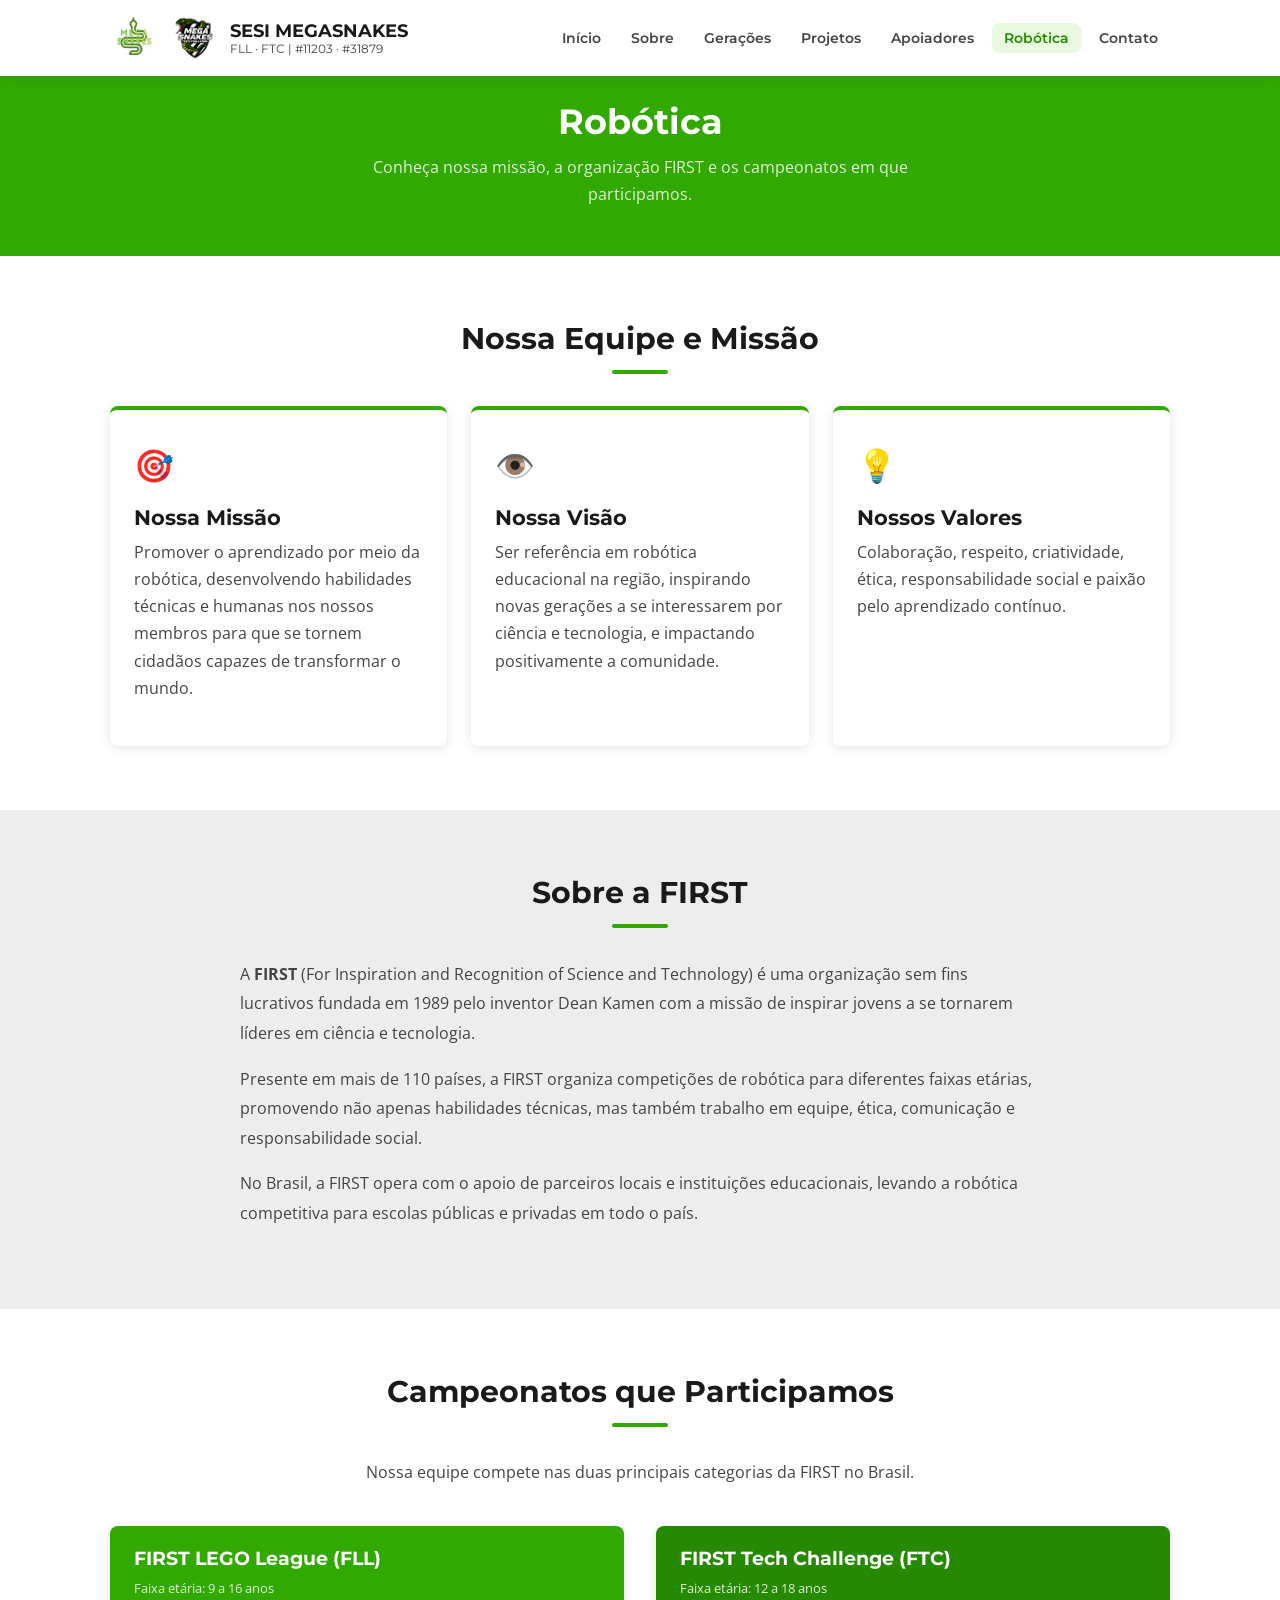
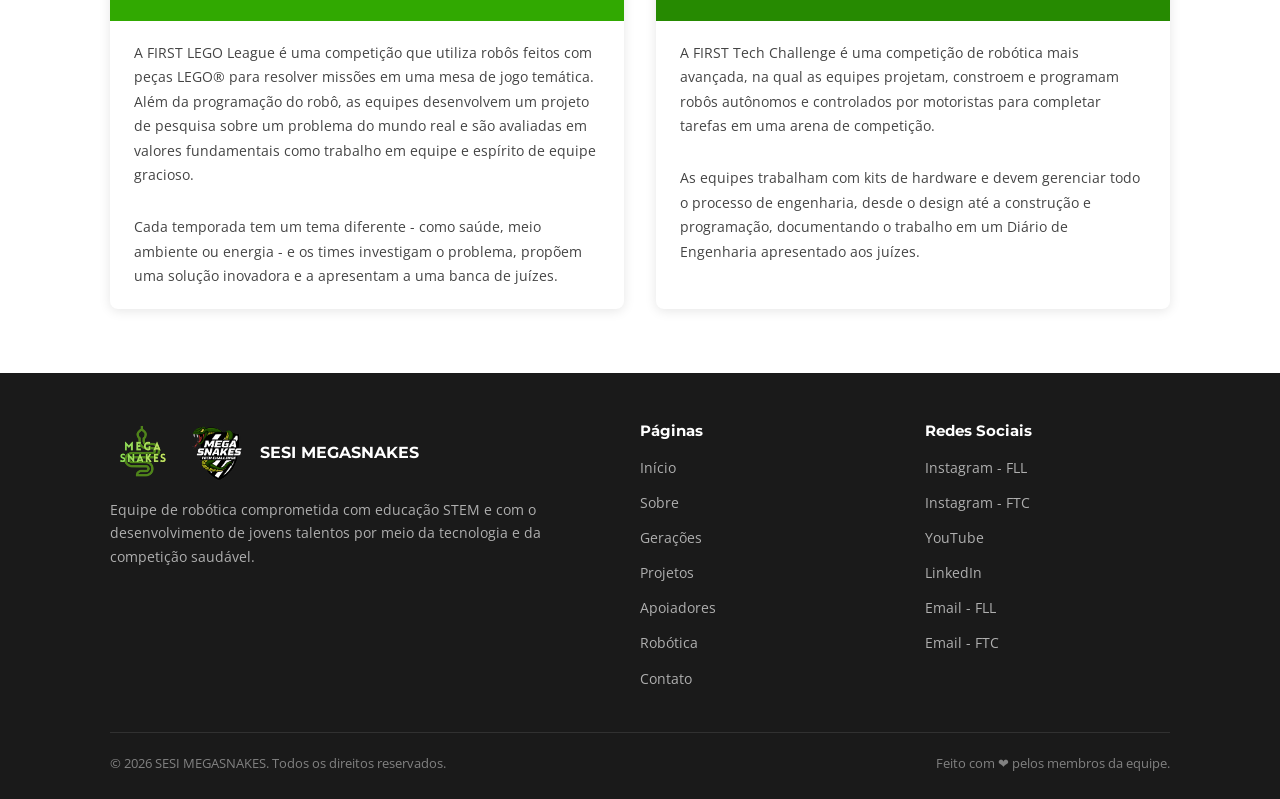
<file: robotica.html>
<!DOCTYPE html>
<html lang="pt-BR">
<head>
  <meta charset="UTF-8" />
  <meta name="viewport" content="width=device-width, initial-scale=1.0" />
  <title>Robótica - SESI MEGASNAKES</title>

  <link rel="preconnect" href="https://fonts.googleapis.com" />
  <link rel="preconnect" href="https://fonts.gstatic.com" crossorigin />
  <link href="https://fonts.googleapis.com/css2?family=Montserrat:wght@400;600;700&family=Open+Sans:wght@400;600&display=swap" rel="stylesheet" />

  <link rel="stylesheet" href="css/style.css" />
  <link rel="stylesheet" href="css/animacoes.css" />
</head>
<body>

  <!-- ===== HEADER ===== -->
  <header>
    <div class="header-inner">
      <a href="index.html" class="logo-area">
        <img src="fotos/logo-01.png" alt="Logo da equipe FLL" />
        <img src="fotos/logo-02.png" alt="Logo da equipe FTC" />
        <div class="nome-equipe">
          SESI MEGASNAKES
          <span>FLL · FTC | #11203 · #31879 </span>
        </div>
      </a>

      <button class="menu-toggle" aria-label="Abrir menu" aria-expanded="false">
        <span></span>
        <span></span>
        <span></span>
      </button>

      <nav>
        <ul>
          <li><a href="index.html">Início</a></li>
          <li><a href="sobre.html">Sobre</a></li>
          <li><a href="geracoes.html">Gerações</a></li>
          <li><a href="projetos.html">Projetos</a></li>
          <li><a href="patrocinadores.html">Apoiadores</a></li>
          <li><a href="robotica.html">Robótica</a></li>
          <li><a href="contato.html">Contato</a></li>
        </ul>
      </nav>
    </div>
  </header>


  <!-- ===== HERO INTERNO ===== -->
  <div class="hero-interno">
    <h1>Robótica</h1>
    <p>Conheça nossa missão, a organização FIRST e os campeonatos em que participamos.</p>
  </div>


  <!-- ===== NOSSA MISSÃO ===== -->
  <section class="secao">
    <div class="container">
      <h2 class="titulo-secao animar">Nossa Equipe e Missão</h2>
      <div class="divisor"></div>

      <div class="info-cards">

        <div class="info-card animar">
          <div class="icone-card">🎯</div>
          <h3>Nossa Missão</h3>
          <p>
            <!-- Substitua pelo texto da missão da equipe -->
            Promover o aprendizado por meio da robótica, desenvolvendo habilidades
            técnicas e humanas nos nossos membros para que se tornem cidadãos
            capazes de transformar o mundo.
          </p>
        </div>

        <div class="info-card animar">
          <div class="icone-card">👁️</div>
          <h3>Nossa Visão</h3>
          <p>
            <!-- Substitua pela visão da equipe -->
            Ser referência em robótica educacional na região, inspirando novas
            gerações a se interessarem por ciência e tecnologia, e impactando
            positivamente a comunidade.
          </p>
        </div>

        <div class="info-card animar">
          <div class="icone-card">💡</div>
          <h3>Nossos Valores</h3>
          <p>
            <!-- Substitua pelos valores da equipe -->
            Colaboração, respeito, criatividade, ética, responsabilidade social
            e paixão pelo aprendizado contínuo.
          </p>
        </div>

      </div>
    </div>
  </section>


  <!-- ===== SOBRE A FIRST ===== -->
  <section class="secao secao-fundo-bege">
    <div class="container">
      <h2 class="titulo-secao animar">Sobre a FIRST</h2>
      <div class="divisor"></div>

      <div class="historia-texto">
        <p class="animar">
          <!--
            Substitua ou expanda o texto abaixo com informações sobre a FIRST.
            Você pode usar o texto oficial do site da FIRST Brasil ou criar o seu próprio.
          -->
          A <strong>FIRST</strong> (For Inspiration and Recognition of Science and Technology)
          é uma organização sem fins lucrativos fundada em 1989 pelo inventor Dean Kamen
          com a missão de inspirar jovens a se tornarem líderes em ciência e tecnologia.
        </p>

        <p class="animar">
          Presente em mais de 110 países, a FIRST organiza competições de robótica para
          diferentes faixas etárias, promovendo não apenas habilidades técnicas, mas
          também trabalho em equipe, ética, comunicação e responsabilidade social.
        </p>

        <p class="animar">
          No Brasil, a FIRST opera com o apoio de parceiros locais e instituições
          educacionais, levando a robótica competitiva para escolas públicas e privadas
          em todo o país.
        </p>

        <!-- Adicione mais parágrafos se necessário -->
      </div>
    </div>
  </section>


  <!-- ===== CAMPEONATOS ===== -->
  <section class="secao">
    <div class="container">
      <h2 class="titulo-secao animar">Campeonatos que Participamos</h2>
      <div class="divisor"></div>
      <p class="subtitulo-secao animar">
        Nossa equipe compete nas duas principais categorias da FIRST no Brasil.
      </p>

      <div class="campeonatos-grid">

        <div class="campeonato-card animar">
          <div class="campeonato-cabecalho">
            <h3>FIRST LEGO League (FLL)</h3>
            <span>Faixa etária: 9 a 16 anos</span>
          </div>
          <div class="campeonato-corpo">
            <p>
              <!--
                Substitua pela descrição que a equipe quiser sobre a FLL.
              -->
              A FIRST LEGO League é uma competição que utiliza robôs feitos com peças
              LEGO® para resolver missões em uma mesa de jogo temática. Além da programação
              do robô, as equipes desenvolvem um projeto de pesquisa sobre um problema do
              mundo real e são avaliadas em valores fundamentais como trabalho em equipe
              e espírito de equipe gracioso.
            </p>
            <br>
            <p>
              Cada temporada tem um tema diferente - como saúde, meio ambiente ou energia -
              e os times investigam o problema, propõem uma solução inovadora e a apresentam
              a uma banca de juízes.
            </p>
          </div>
        </div>

        <div class="campeonato-card animar">
          <div class="campeonato-cabecalho" style="background-color: var(--verde-escuro);">
            <h3>FIRST Tech Challenge (FTC)</h3>
            <span>Faixa etária: 12 a 18 anos</span>
          </div>
          <div class="campeonato-corpo">
            <p>
              <!--
                Substitua pela descrição que a equipe quiser sobre a FTC.
              -->
              A FIRST Tech Challenge é uma competição de robótica mais avançada, na qual
              as equipes projetam, constroem e programam robôs autônomos e controlados por
              motoristas para completar tarefas em uma arena de competição.
            </p>
            <br>
            <p>
              As equipes trabalham com kits de hardware e devem gerenciar todo o processo
              de engenharia, desde o design até a construção e programação, documentando
              o trabalho em um Diário de Engenharia apresentado aos juízes.
            </p>
          </div>
        </div>

      </div>
    </div>
  </section>


  <!-- ===== FOOTER ===== -->
  <footer>
    <div class="container">
      <div class="footer-grid">
        <div class="footer-sobre">
          <div class="footer-logo-area">
            <img src="fotos/logo-01.png" alt="Logo da equipe FLL"/>
            <img src="fotos/logo-02.png" alt="Logo da equipe FTC" />
            <span>SESI MEGASNAKES</span>
          </div>
          <p>
            Equipe de robótica comprometida com educação STEM e com o desenvolvimento
            de jovens talentos por meio da tecnologia e da competição saudável.
          </p>
        </div>
        <div class="footer-coluna">
          <h4>Páginas</h4>
          <ul>
            <li><a href="index.html">Início</a></li>
            <li><a href="sobre.html">Sobre</a></li>
            <li><a href="geracoes.html">Gerações</a></li>
            <li><a href="projetos.html">Projetos</a></li>
            <li><a href="patrocinadores.html">Apoiadores</a></li>
            <li><a href="robotica.html">Robótica</a></li>
            <li><a href="contato.html">Contato</a></li>
          </ul>
        </div>
        <div class="footer-coluna">
          <h4>Redes Sociais</h4>
          <ul>
            <li><a href="https://www.instagram.com/megasnakes">Instagram - FLL</a></li>
            <li><a href="https://www.instagram.com/megasnakes_ftc">Instagram - FTC</a></li>
            <li><a href="https://www.youtube.com/@MegaSnakesFTC">YouTube</a></li>
            <li><a href="https://www.linkedin.com/in/sesi-megasnakes-ftc/">LinkedIn</a></li>
            <li><a href="https://mail.google.com/mail/?view=cm&fs=1&to=megasnakes21@gmail.com" target="_blank">Email - FLL</a></li>
            <li><a href="https://mail.google.com/mail/?view=cm&fs=1&to=megasnakesftc@gmail.com" target="_blank">Email - FTC</a></li>
          </ul>
        </div>
      </div>
      <div class="footer-bottom">
        <p>© <span id="ano-atual"></span> SESI MEGASNAKES. Todos os direitos reservados.</p>
        <p>Feito com ❤ pelos membros da equipe.</p>
      </div>
    </div>
  </footer>

  <script>
    document.getElementById('ano-atual').textContent = new Date().getFullYear();
  </script>
  <script src="js/script.js"></script>
</body>
</html>
</file>
<file: css/style.css>
/* ============================================================
   ESTILO GLOBAL - EQUIPE DE ROBÓTICA
   Paleta: Verde #31A901 | Bege #EDEDED
   ============================================================ */

/* --- Variáveis de cor e fonte --- */
:root {
  --verde: #31A901;
  --verde-escuro: #268a01;
  --verde-claro: #e8f9e0;
  --bege: #EDEDED;
  --bege-escuro: #d8d8d8;
  --branco: #ffffff;
  --preto: #1a1a1a;
  --cinza-texto: #444444;
  --sombra: 0 2px 12px rgba(0, 0, 0, 0.10);
  --raio: 8px;
  --fonte-titulo: 'Montserrat', sans-serif;
  --fonte-corpo: 'Open Sans', sans-serif;
}

/* --- Reset básico --- */
*,
*::before,
*::after {
  box-sizing: border-box;
  margin: 0;
  padding: 0;
}

html {
  scroll-behavior: smooth;
}

body {
  font-family: var(--fonte-corpo);
  color: var(--preto);
  background-color: var(--branco);
  line-height: 1.7;
}

img {
  max-width: 100%;
  display: block;
}

a {
  color: var(--verde);
  text-decoration: none;
}

a:hover {
  text-decoration: underline;
}

ul {
  list-style: none;
}

/* --- Tipografia geral --- */
h1,
h2,
h3,
h4 {
  font-family: var(--fonte-titulo);
  font-weight: 700;
  color: var(--preto);
  line-height: 1.25;
}

h1 {
  font-size: 2.4rem;
}

h2 {
  font-size: 1.9rem;
}

h3 {
  font-size: 1.3rem;
}

p {
  margin-bottom: 1rem;
  color: var(--cinza-texto);
}

/* --- Layout utilitário --- */
.container {
  max-width: 1100px;
  margin: 0 auto;
  padding: 0 20px;
}

.secao {
  padding: 64px 0;
}

.secao-fundo-bege {
  background-color: var(--bege);
}

.secao-fundo-verde {
  background-color: var(--verde);
}

.titulo-secao {
  text-align: center;
  margin-bottom: 12px;
}

.subtitulo-secao {
  text-align: center;
  color: var(--cinza-texto);
  margin-bottom: 40px;
  font-size: 1rem;
}

.divisor {
  width: 56px;
  height: 4px;
  background-color: var(--verde);
  margin: 12px auto 32px auto;
  border-radius: 2px;
}


/* ============================================================
   HEADER / NAVEGAÇÃO
   ============================================================ */

header {
  position: fixed;
  top: 0;
  left: 0;
  width: 100%;
  z-index: 1000;
  background-color: var(--branco);
  box-shadow: var(--sombra);
}

.header-inner {
  display: flex;
  align-items: center;
  justify-content: space-between;
  padding: 14px 20px;
  max-width: 1100px;
  margin: 0 auto;
}

/* Logo e nome */
.logo-area {
  display: flex;
  align-items: center;
  gap: 12px;
  text-decoration: none;
}

.logo-area img {
  width: 48px;
  height: 48px;
  object-fit: contain;
  border-radius: 50%;
}

/* Placeholder caso não haja logo */
.logo-placeholder {
  width: 48px;
  height: 48px;
  background-color: var(--verde);
  border-radius: 50%;
  display: flex;
  align-items: center;
  justify-content: center;
  color: white;
  font-weight: 700;
  font-size: 1.1rem;
  font-family: var(--fonte-titulo);
  flex-shrink: 0;
}

.logo-area .nome-equipe {
  font-family: var(--fonte-titulo);
  font-weight: 700;
  font-size: 1.15rem;
  color: var(--preto);
  line-height: 1.2;
}

.logo-area .nome-equipe span {
  display: block;
  font-size: 0.75rem;
  font-weight: 400;
  color: var(--cinza-texto);
}

/* Menu de navegação desktop */
nav ul {
  display: flex;
  gap: 6px;
  align-items: center;
}

nav ul li a {
  font-family: var(--fonte-titulo);
  font-size: 0.88rem;
  font-weight: 600;
  color: var(--cinza-texto);
  padding: 6px 12px;
  border-radius: var(--raio);
  transition: background-color 0.2s, color 0.2s;
}

nav ul li a:hover,
nav ul li a.ativo {
  background-color: var(--verde-claro);
  color: var(--verde-escuro);
  text-decoration: none;
}

/* Botão hamburguer (mobile) */
.menu-toggle {
  display: none;
  flex-direction: column;
  gap: 5px;
  cursor: pointer;
  padding: 4px;
  background: none;
  border: none;
}

.menu-toggle span {
  display: block;
  width: 26px;
  height: 3px;
  background-color: var(--preto);
  border-radius: 2px;
  transition: transform 0.3s, opacity 0.3s;
}


/* ============================================================
   HERO (BANNER PRINCIPAL) - usado na página inicial
   ============================================================ */

.hero {
  position: relative;
  min-height: 92vh;
  display: flex;
  align-items: center;
  justify-content: center;
  text-align: center;
  padding: 80px 20px 60px;
  margin-top: 76px;
  overflow: hidden;
}

/* Container dos slides de fundo */
.hero-slides {
  position: absolute;
  inset: 0;
  z-index: 0;
}

/* Cada slide é uma div com background-image */
.hero-slide {
  position: absolute;
  inset: 0;
  background-size: cover;
  background-position: center;
  opacity: 0;
  transition: opacity 1.2s ease-in-out;
}

/* Slide ativo fica visível */
.hero-slide.ativo {
  opacity: 1;
}

/* Camada escura por cima das fotos */
.hero-overlay {
  position: absolute;
  inset: 0;
  background-color: rgba(0, 0, 0, 0.48);
  z-index: 1;
}

/* Texto fica acima de tudo */
.hero-conteudo {
  position: relative;
  z-index: 2;
  max-width: 700px;
}

.hero-conteudo {
  max-width: 700px;
}

.hero-conteudo h1 {
  color: var(--branco);
  font-size: 2.8rem;
  margin-bottom: 18px;
  text-shadow: 0 2px 8px rgba(0, 0, 0, 0.4);
}

.hero-conteudo p {
  color: var(--bege);
  font-size: 1.1rem;
  margin-bottom: 32px;
}

/* Botão principal */
.btn {
  display: inline-block;
  padding: 13px 32px;
  border-radius: var(--raio);
  font-family: var(--fonte-titulo);
  font-size: 0.95rem;
  font-weight: 700;
  cursor: pointer;
  transition: background-color 0.2s, color 0.2s, transform 0.15s;
  text-decoration: none;
  border: 2px solid transparent;
}

.btn:hover {
  transform: translateY(-2px);
  text-decoration: none;
}

.btn-verde {
  background-color: var(--verde);
  color: var(--branco);
  border-color: var(--verde);
}

.btn-verde:hover {
  background-color: var(--verde-escuro);
  border-color: var(--verde-escuro);
}

.btn-contorno {
  background-color: transparent;
  color: var(--branco);
  border-color: var(--branco);
}

.btn-contorno:hover {
  background-color: var(--branco);
  color: var(--verde-escuro);
}

.btn-contorno-verde {
  background-color: transparent;
  color: var(--verde);
  border-color: var(--verde);
}

.btn-contorno-verde:hover {
  background-color: var(--verde);
  color: var(--branco);
}

.hero-botoes {
  display: flex;
  gap: 14px;
  justify-content: center;
  flex-wrap: wrap;
}


/* ============================================================
   SEÇÃO: APRESENTAÇÃO (página inicial)
   ============================================================ */

.apresentacao-grid {
  display: grid;
  grid-template-columns: 1fr 1fr;
  gap: 48px;
  align-items: center;
}

.apresentacao-foto {
  border-radius: var(--raio);
  overflow: hidden;
  box-shadow: var(--sombra);
}

.apresentacao-foto img {
  width: 100%;
  height: 340px;
  object-fit: cover;
}

/* Placeholder de imagem */
.foto-placeholder {
  width: 100%;
  height: 340px;
  background-color: var(--bege-escuro);
  display: flex;
  flex-direction: column;
  align-items: center;
  justify-content: center;
  color: var(--cinza-texto);
  font-size: 0.9rem;
  gap: 8px;
}

.foto-placeholder .icone-foto {
  font-size: 2.5rem;
  opacity: 0.4;
}


/* ============================================================
   SEÇÃO: PATROCINADORES (home e página dedicada)
   ============================================================ */

.patrocinadores-grid {
    display: grid;
    grid-template-columns: repeat(4, minmax(0, 1fr));
    gap: 20px;
    align-items: stretch;
}

.card-patrocinador {
  background-color: var(--branco);
  border: 1px solid var(--bege-escuro);
  border-radius: var(--raio);
  padding: 24px 20px;
  text-align: center;
  box-shadow: var(--sombra);
  transition: transform 0.2s, box-shadow 0.2s;
}

.card-patrocinador:hover {
  transform: translateY(-4px);
  box-shadow: 0 6px 20px rgba(0, 0, 0, 0.12);
}

.card-patrocinador img {
  height: 72px;
  width: auto;
  margin: 0 auto 14px;
  object-fit: contain;
}

/* Placeholder de logo */
.logo-placeholder-card {
  height: 72px;
  display: flex;
  align-items: center;
  justify-content: center;
  margin-bottom: 14px;
  background-color: var(--bege);
  border-radius: 6px;
  color: var(--cinza-texto);
  font-size: 0.8rem;
}

.card-patrocinador h3 {
  font-size: 1rem;
  margin-bottom: 8px;
}

.card-patrocinador p {
  font-size: 0.85rem;
  margin-bottom: 0;
  color: var(--cinza-texto);
}

/* Patrocinadores: 5 cards por linha */
.patrocinadores-grid .card-patrocinador {
    min-width: 0;
    padding: 24px 14px;
}

.patrocinadores-grid .card-patrocinador img {
    max-width: 100%;
    height: 65px;
    object-fit: contain;
}

.patrocinadores-grid .card-patrocinador p {
    overflow-wrap: break-word;
}

/* Tablets */
@media (max-width: 1100px) {
    .patrocinadores-grid {
        grid-template-columns: repeat(3, minmax(0, 1fr));
    }
}

/* Celulares */
@media (max-width: 640px) {
    .patrocinadores-grid {
        grid-template-columns: repeat(2, minmax(0, 1fr));
        gap: 14px;
    }

    .patrocinadores-grid .card-patrocinador {
        padding: 20px 12px;
    }
}

/* ============================================================
   SEÇÃO: RECRUTAMENTO / CTA (Call to Action)
   ============================================================ */

.cta-box {
  background-color: var(--verde);
  border-radius: var(--raio);
  padding: 48px 40px;
  text-align: center;
}

.cta-box h2 {
  color: var(--branco);
  margin-bottom: 12px;
}

.cta-box p {
  color: rgba(255, 255, 255, 0.88);
  margin-bottom: 28px;
  font-size: 1.05rem;
}

.cta-box .btn-contorno {
  font-size: 1rem;
}


/* ============================================================
   HERO INTERNO - páginas internas (sem banner grande)
   ============================================================ */

.hero-interno {
  background-color: var(--verde);
  padding: 100px 20px 48px;
  text-align: center;
}

.hero-interno h1 {
  color: var(--branco);
  font-size: 2.2rem;
  margin-bottom: 10px;
}

.hero-interno p {
  color: rgba(255, 255, 255, 0.85);
  font-size: 1rem;
  max-width: 560px;
  margin: 0 auto;
}


/* ============================================================
   GALERIA (página sobre)
   ============================================================ */

.galeria-grid {
  display: grid;
  grid-template-columns: repeat(auto-fill, minmax(240px, 1fr));
  gap: 16px;
}

.galeria-item {
  border-radius: var(--raio);
  overflow: hidden;
  box-shadow: var(--sombra);
  aspect-ratio: 4/3;
  background-color: var(--bege-escuro);
}

.galeria-item img {
  width: 100%;
  height: 100%;
  object-fit: cover;
  transition: transform 0.3s;
}

.galeria-item:hover img {
  transform: scale(1.05);
}

/* Placeholder para galeria */
.galeria-placeholder {
  width: 100%;
  height: 100%;
  display: flex;
  flex-direction: column;
  align-items: center;
  justify-content: center;
  color: var(--cinza-texto);
  font-size: 0.82rem;
  gap: 6px;
  opacity: 0.6;
}


/* ============================================================
   REDES SOCIAIS
   ============================================================ */

.redes-lista {
  display: flex;
  gap: 16px;
  justify-content: center;
  flex-wrap: wrap;
}

.rede-link {
  display: flex;
  align-items: center;
  gap: 10px;
  background-color: var(--branco);
  border: 2px solid var(--verde);
  color: var(--verde);
  padding: 10px 22px;
  border-radius: 32px;
  font-weight: 600;
  font-size: 0.9rem;
  font-family: var(--fonte-titulo);
  transition: background-color 0.2s, color 0.2s;
}

.rede-link:hover {
  background-color: var(--verde);
  color: var(--branco);
  text-decoration: none;
}

.rede-link svg {
  width: 20px;
  height: 20px;
  flex-shrink: 0;
}


/* ============================================================
   CARDS DE GERAÇÃO / TEMPORADA (página equipe)
   ============================================================ */

.timeline-lista {
  display: flex;
  flex-direction: column;
  gap: 32px;
}

.card-temporada {
  background-color: var(--branco);
  border: 1px solid var(--bege-escuro);
  border-left: 5px solid var(--verde);
  border-radius: var(--raio);
  padding: 28px 32px;
  box-shadow: var(--sombra);
  display: grid;
  grid-template-columns: 180px 1fr;
  gap: 28px;
  align-items: start;
}

.temporada-foto {
  border-radius: var(--raio);
  overflow: hidden;
}

.temporada-foto img {
  width: 100%;
  height: 150px;
  object-fit: cover;
}

.temporada-badge {
  display: inline-block;
  background-color: var(--verde);
  color: var(--branco);
  font-size: 0.75rem;
  font-weight: 700;
  font-family: var(--fonte-titulo);
  padding: 3px 10px;
  border-radius: 20px;
  margin-bottom: 6px;
  text-transform: uppercase;
  letter-spacing: 0.04em;
}

.temporada-badge.ftc {
  background-color: var(--verde-escuro);
}

.temporada-badge.fll {
  background-color: #5dbf00;
}

.card-temporada h3 {
  font-size: 1.2rem;
  margin-bottom: 4px;
}

.temporada-ano {
  color: var(--cinza-texto);
  font-size: 0.88rem;
  margin-bottom: 10px;
}

.premiacoes-lista {
  display: flex;
  flex-wrap: wrap;
  gap: 8px;
  margin-top: 10px;
}

.premiacao-tag {
  background-color: var(--verde-claro);
  color: var(--verde-escuro);
  border: 1px solid var(--verde);
  border-radius: 20px;
  font-size: 0.78rem;
  font-weight: 600;
  padding: 3px 12px;
}


/* ============================================================
   PROJETOS (metodologia STEAM + downloads)
   ============================================================ */

.steam-bloco {
  display: grid;
  grid-template-columns: 1fr 1fr;
  gap: 48px;
  align-items: center;
}

.steam-letras {
  display: flex;
  gap: 12px;
  justify-content: center;
  flex-wrap: wrap;
  margin-top: 24px;
}

.letra-steam {
  width: 58px;
  height: 58px;
  border-radius: 50%;
  background-color: var(--verde);
  color: var(--branco);
  display: flex;
  align-items: center;
  justify-content: center;
  font-family: var(--fonte-titulo);
  font-size: 1.5rem;
  font-weight: 700;
  box-shadow: var(--sombra);
}

.materiais-grid {
  display: grid;
  grid-template-columns: repeat(auto-fill, minmax(220px, 1fr));
  gap: 20px;
}

.card-material {
  background-color: var(--branco);
  border: 1px solid var(--bege-escuro);
  border-radius: var(--raio);
  padding: 24px 20px;
  text-align: center;
  box-shadow: var(--sombra);
  transition: transform 0.2s;
}

.card-material:hover {
  transform: translateY(-3px);
}

.card-material .icone-arquivo {
  font-size: 2.4rem;
  margin-bottom: 12px;
  color: var(--verde);
}

.card-material h3 {
  font-size: 1rem;
  margin-bottom: 6px;
}

.card-material p {
  font-size: 0.82rem;
  margin-bottom: 14px;
}


/* ============================================================
   ROBÓTICA (missão, FIRST, campeonatos)
   ============================================================ */

.info-cards {
  display: grid;
  grid-template-columns: repeat(auto-fill, minmax(280px, 1fr));
  gap: 24px;
}

.info-card {
  background-color: var(--branco);
  border-top: 4px solid var(--verde);
  border-radius: var(--raio);
  padding: 28px 24px;
  box-shadow: var(--sombra);
}

.info-card .icone-card {
  font-size: 2rem;
  margin-bottom: 12px;
}

.info-card h3 {
  margin-bottom: 8px;
}

.campeonatos-grid {
  display: grid;
  grid-template-columns: 1fr 1fr;
  gap: 32px;
  margin-top: 32px;
}

.campeonato-card {
  background-color: var(--branco);
  border-radius: var(--raio);
  overflow: hidden;
  box-shadow: var(--sombra);
}

.campeonato-cabecalho {
  background-color: var(--verde);
  padding: 20px 24px;
  color: var(--branco);
}

.campeonato-cabecalho h3 {
  color: var(--branco);
  font-size: 1.2rem;
  margin-bottom: 4px;
}

.campeonato-cabecalho span {
  font-size: 0.82rem;
  opacity: 0.85;
}

.campeonato-corpo {
  padding: 20px 24px;
}

.campeonato-corpo p {
  font-size: 0.9rem;
  margin-bottom: 0;
}


/* ============================================================
   CONTATOS
   ============================================================ */

.contato-centro {
  max-width: 560px;
  margin: 0 auto;
  text-align: center;
}

.contato-centro h2 {
  margin-bottom: 12px;
}

.contato-centro p {
  margin-bottom: 28px;
}


/* ============================================================
   FOOTER
   ============================================================ */

footer {
  background-color: var(--preto);
  color: var(--bege);
  padding: 48px 0 24px;
}

.footer-grid {
  display: grid;
  grid-template-columns: 2fr 1fr 1fr;
  gap: 40px;
  padding-bottom: 32px;
  border-bottom: 1px solid rgba(255, 255, 255, 0.1);
}

.footer-sobre p {
  color: rgba(255, 255, 255, 0.65);
  font-size: 0.88rem;
  margin-top: 12px;
  margin-bottom: 0;
}

.footer-logo-area {
  display: flex;
  align-items: center;
  gap: 10px;
  margin-bottom: 10px;
}

.footer-logo-area img {
  width: 65px;
  height: 65px;
  object-fit: contain;
  border-radius: 50%;
}

.footer-logo-area .logo-placeholder {
  width: 40px;
  height: 40px;
  font-size: 0.95rem;
}

.footer-logo-area span {
  font-family: var(--fonte-titulo);
  font-size: 1rem;
  font-weight: 700;
  color: var(--branco);
}

.footer-coluna h4 {
  color: var(--branco);
  font-size: 0.95rem;
  font-family: var(--fonte-titulo);
  margin-bottom: 14px;
}

.footer-coluna ul li {
  margin-bottom: 8px;
}

.footer-coluna ul li a {
  color: rgba(255, 255, 255, 0.65);
  font-size: 0.88rem;
  transition: color 0.2s;
}

.footer-coluna ul li a:hover {
  color: var(--verde);
  text-decoration: none;
}

.footer-bottom {
  padding-top: 20px;
  display: flex;
  justify-content: space-between;
  align-items: center;
  flex-wrap: wrap;
  gap: 10px;
}

.footer-bottom p {
  color: rgba(255, 255, 255, 0.45);
  font-size: 0.8rem;
  margin-bottom: 0;
}

.footer-bottom a {
  color: var(--verde);
}


/* ============================================================
   PÁGINA SOBRE - bloco de história
   ============================================================ */

.historia-texto {
  max-width: 800px;
  margin: 0 auto;
}

.historia-texto p {
  font-size: 1rem;
  line-height: 1.85;
}


/* ============================================================
   RESPONSIVIDADE
   ============================================================ */

@media (max-width: 900px) {

  .apresentacao-grid,
  .steam-bloco,
  .campeonatos-grid {
    grid-template-columns: 1fr;
    gap: 28px;
  }

  .footer-grid {
    grid-template-columns: 1fr 1fr;
  }

  .card-temporada {
    grid-template-columns: 1fr;
  }

  h1 {
    font-size: 2rem;
  }

  h2 {
    font-size: 1.6rem;
  }
}

@media (max-width: 640px) {

  /* Menu mobile */
  nav {
    display: none;
    position: absolute;
    top: 100%;
    left: 0;
    width: 100%;
    background-color: var(--branco);
    box-shadow: var(--sombra);
    padding: 12px 0;
  }

  nav.aberto {
    display: block;
  }

  nav ul {
    flex-direction: column;
    gap: 0;
    padding: 0 16px;
  }

  nav ul li a {
    display: block;
    padding: 10px 14px;
    font-size: 0.95rem;
  }

  .menu-toggle {
    display: flex;
  }

  .hero-conteudo h1 {
    font-size: 2rem;
  }

  .footer-grid {
    grid-template-columns: 1fr;
    gap: 28px;
  }

  .cta-box {
    padding: 32px 20px;
  }

  .hero {
    min-height: 80vh;
  }

  .secao {
    padding: 40px 0;
  }
}

.membros-grid {
  display: grid;
  grid-template-columns: repeat(auto-fill, minmax(200px, 1fr));
  gap: 24px;
}

.card-membro {
  background-color: var(--branco);
  border: 1px solid var(--bege-escuro);
  border-radius: var(--raio);
  overflow: hidden;
  box-shadow: var(--sombra);
  text-align: center;
  transition: transform 0.2s, box-shadow 0.2s;
}

.card-membro:hover {
  transform: translateY(-4px);
  box-shadow: 0 6px 20px rgba(0, 0, 0, 0.12);
}

.card-membro-foto {
  width: 100%;
  aspect-ratio: 1 / 1;
  object-fit: cover;
  display: block;
  background-color: var(--bege-escuro);
}

/* Placeholder quando não há foto */
.card-membro-foto-placeholder {
  width: 100%;
  aspect-ratio: 1 / 1;
  background-color: var(--bege);
  display: flex;
  align-items: center;
  justify-content: center;
  font-size: 3rem;
  color: var(--verde);
}

.card-membro-info {
  padding: 16px 14px;
}

.card-membro-info h3 {
  font-size: 1rem;
  margin-bottom: 4px;
}

.card-membro-info .cargo {
  font-size: 0.82rem;
  color: var(--verde-escuro);
  font-weight: 600;
  font-family: var(--fonte-titulo);
}

/* Bloco de voltar */
.voltar-link {
  display: inline-flex;
  align-items: center;
  gap: 6px;
  color: var(--cinza-texto);
  font-size: 0.88rem;
  font-weight: 600;
  font-family: var(--fonte-titulo);
  margin-bottom: 32px;
  transition: color 0.2s;
}

.voltar-link:hover {
  color: var(--verde);
  text-decoration: none;
}

/* Resumo da temporada no topo */
.resumo-temporada {
  background-color: var(--bege);
  border-left: 5px solid var(--verde);
  border-radius: var(--raio);
  padding: 20px 24px;
  margin-bottom: 48px;
  display: flex;
  flex-wrap: wrap;
  gap: 16px;
  align-items: center;
  justify-content: space-between;
}

.resumo-temporada-info h2 {
  font-size: 1.3rem;
  margin-bottom: 4px;
}

.resumo-temporada-info p {
  margin: 0;
  font-size: 0.88rem;
  color: var(--cinza-texto);
}

@media (max-width: 640px) {
  .membros-grid {
    grid-template-columns: repeat(auto-fill, minmax(150px, 1fr));
  }
}

/* ============================================================
   TÉCNICO E MENTORES (página de membros)
   ============================================================ */

.secao-apoio {
  margin-top: 56px;
}

.apoio-grid {
  display: grid;
  grid-template-columns: repeat(auto-fill, minmax(200px, 1fr));
  gap: 24px;
}

/* Badge dourado para diferenciar do cargo dos membros */
.card-membro-info .cargo-apoio {
  font-size: 0.82rem;
  color: #a07800;
  font-weight: 600;
  font-family: var(--fonte-titulo);
}

/* ============================================================
   HIERARQUIA DE PATROCINADORES
   >>> COLE ESTE BLOCO NO FINAL DO css/style.css <<<
   Níveis: Master (SESI) > Grande > Médio > Pequeno (só logo)
   ============================================================ */

/* --- Faixa que separa cada nível (linha + título) --- */
.nivel-patro {
  margin-top: 56px;
}

.nivel-patro:first-child {
  margin-top: 0;
}

.nivel-titulo {
  display: flex;
  align-items: center;
  gap: 16px;
  margin-bottom: 28px;
}

.nivel-titulo::before,
.nivel-titulo::after {
  content: "";
  flex: 1;
  height: 1px;
  background-color: var(--bege-escuro);
}

.nivel-titulo h3 {
  font-size: 1.05rem;
  color: var(--verde-escuro);
  white-space: nowrap;
}

/* --- Logo (usado em Master, Grande e Médio) --- */
.patro-logo {
  display: flex;
  align-items: center;
  justify-content: center;
}

.patro-logo img {
  width: auto;
  max-width: 100%;
  object-fit: contain;
  margin: 0 auto;
}

.patro-texto h3 {
  margin-bottom: 8px;
}

.patro-texto p {
  margin-bottom: 0;
}

/* MASTER (SESI): logo em destaque, texto abaixo */
.patro-master {
    display: flex;
    flex-direction: column;
    align-items: center;
    text-align: center;
    gap: 24px;

    background-color: var(--branco);
    border: 2px solid var(--verde);
    border-radius: var(--raio);
    padding: 40px 44px;
    box-shadow: var(--sombra);
}

.patro-master .patro-logo {
    width: 100%;
}

.patro-master .patro-logo img {
    width: 100%;
    max-width: 100%;
    height: auto;
    max-height: none;
    object-fit: contain;
}

.patro-master .patro-texto {
    width: 100%;
}

.patro-master .patro-texto h3 {
    font-size: 1.7rem;
    margin-bottom: 8px;
}

.patro-master .patro-texto p {
    font-size: 1rem;
}

/* --- GRANDES: um por linha, logo alternando de lado --- */
.patro-grandes {
  display: flex;
  flex-direction: column;
  gap: 24px;
}

.patro-grande {
  display: grid;
  grid-template-columns: 1fr 1.4fr;
  gap: 36px;
  align-items: center;
  background-color: var(--branco);
  border: 1px solid var(--bege-escuro);
  border-left: 5px solid var(--verde);
  border-radius: var(--raio);
  padding: 28px 36px;
  box-shadow: var(--sombra);
}

.patro-grande:nth-child(even) {
  grid-template-columns: 1.4fr 1fr;
}

.patro-grande:nth-child(even) .patro-logo {
  order: 2;
}

.patro-grande .patro-logo img {
  max-height: 110px;
}

.patro-grande .patro-texto h3 {
  font-size: 1.3rem;
}

.patro-grande .patro-texto p {
  font-size: 0.92rem;
}

/* --- MÉDIOS: cards lado a lado --- */
.patro-medios {
  display: grid;
  grid-template-columns: repeat(auto-fill, minmax(300px, 1fr));
  gap: 24px;
}

.patro-medio {
  background-color: var(--branco);
  border: 1px solid var(--bege-escuro);
  border-radius: var(--raio);
  padding: 24px;
  text-align: center;
  box-shadow: var(--sombra);
}

/* Diminuir somente o brasão da Prefeitura de Boituva */
.patro-medios a.patro-medio img[src*="PREFEITURADEBOITUVA"] {
    width: 180px;
    height: 180px;
    object-fit: contain;
    margin: 0 auto;
}

/* Centralizar todas as logos dos Sustain Partners */
a.patro-medio {
    display: flex;
    align-items: center;
    justify-content: center;
}

/* Efeito ao passar o mouse nos Sustain Partners */
a.patro-medio {
    transition: transform 0.3s ease, box-shadow 0.3s ease;
}

a.patro-medio:hover {
    transform: translateY(-6px);
    box-shadow: 0 8px 24px rgba(0, 0, 0, 0.15);
    text-decoration: none;
}

/* Centralizar os cards Sustain Partners na página */
.patro-medios {
    display: flex;
    flex-wrap: wrap;
    justify-content: center;
    align-items: stretch;
    gap: 24px;
}

/* Manter os cards com tamanho consistente */
.patro-medios .patro-medio {
    flex: 0 1 380px;
    display: flex;
    align-items: center;
    justify-content: center;
}

a.patro-medio img {
    margin: 0 auto;
    object-fit: contain;
}

.patro-medio .patro-logo {
  height: 80px;
  margin-bottom: 16px;
}

.patro-medio .patro-logo img {
  max-height: 80px;
}

.patro-medio .patro-texto h3 {
  font-size: 1.05rem;
}

.patro-medio .patro-texto p {
  font-size: 0.85rem;
}

/* --- PEQUENOS: só a logo --- */
.patro-pequenos {
  display: flex;
  flex-wrap: wrap;
  justify-content: center;
  align-items: center;
  gap: 20px 40px;
}

.patro-pequeno {
  display: flex;
  align-items: center;
  justify-content: center;
  padding: 10px 20px;
}

.patro-pequeno img {
  height: 70px;
  width: auto;
  max-width: 180px;
  object-fit: contain;
  filter: grayscale(100%);
  opacity: 0.75;
  transition: filter 0.25s, opacity 0.25s;
}

.patro-pequeno:hover img {
  filter: grayscale(0);
  opacity: 1;
}

/* Sombra suave nos logos dos parceiros pequenos */
.patro-pequeno img {
    filter: grayscale(100%) drop-shadow(0 4px 6px rgba(0, 0, 0, 0.18));
    opacity: 0.85;
    transition: filter 0.3s ease, transform 0.3s ease, opacity 0.3s ease;
}

/* Efeito ao passar o mouse */
.patro-pequeno:hover img {
    filter: grayscale(0%) drop-shadow(0 7px 10px rgba(0, 0, 0, 0.25));
    transform: translateY(-4px);
    opacity: 1;
}

/* --- Responsivo --- */
@media (max-width: 800px) {
  .patro-master,
  .patro-grande,
  .patro-grande:nth-child(even) {
    grid-template-columns: 1fr;
    gap: 20px;
    padding: 28px 22px;
    text-align: center;
  }

  .patro-grande:nth-child(even) .patro-logo {
    order: 0;
  }

  .patro-master .patro-logo img {
    max-height: 140px;
  }

  .nivel-patro {
    margin-top: 44px;
  }
}

/* --- Card inteiro clicável --- */
a.patro-master,
a.patro-grande {
  color: inherit;
  cursor: pointer;
  /* mantém o fade-in do .animar e adiciona o efeito de hover */
  transition: opacity 0.55s ease, transform 0.55s ease, box-shadow 0.2s, border-color 0.2s;
}

a.patro-master:hover,
a.patro-grande:hover {
  text-decoration: none;
  transform: translateY(-4px);
  box-shadow: 0 8px 24px rgba(0, 0, 0, 0.15);
}

a.patro-grande:hover {
  border-left-color: var(--verde-escuro);
}

a.patro-master:hover {
  border-color: var(--verde-escuro);
}

/* Foco por teclado (acessibilidade) */
a.patro-master:focus-visible,
a.patro-grande:focus-visible,
a.patro-pequeno:focus-visible {
  outline: 3px solid var(--verde);
  outline-offset: 4px;
}

/* Logos pequenas: colorir ao passar o mouse sobre o link */
a.patro-pequeno {
  text-decoration: none;
}

a.patro-pequeno:hover img {
  filter: grayscale(0);
  opacity: 1;
}


/* ============================================================
   NINHO DE COBRAS — AJUSTES DE LAYOUT
   ============================================================ */

.ninho-intro-grid {
  display: grid;
  grid-template-columns: minmax(0, 1.1fr) minmax(0, 0.9fr);
  align-items: center;
  gap: 40px;
  width: 100%;
}

.ninho-intro-texto {
  min-width: 0;
}

.ninho-foto-principal {
  width: 100%;
  height: 360px;
  object-fit: cover;
  border-radius: var(--raio);
  box-shadow: var(--sombra);
}

.ninho-destaques,
.ninho-mural {
  display: grid;
  grid-template-columns: repeat(3, minmax(0, 1fr));
  gap: 24px;
  width: 100%;
}

.ninho-card {
  min-width: 0;
  padding: 28px 24px;
  background: var(--branco);
  border: 1px solid var(--bege-escuro);
  border-top: 5px solid var(--verde);
  border-radius: var(--raio);
  box-shadow: var(--sombra);
}

.ninho-card h3 {
  margin-bottom: 10px;
}

.ninho-card p {
  margin-bottom: 0;
}

.ninho-alinhamento {
  max-width: 850px;
  margin: 0 auto;
  text-align: center;
}

.ninho-calendly-container {
  width: 100%;
  max-width: 1000px;
  margin: 32px auto 0;
}

.ninho-depoimento {
  min-width: 0;
  overflow: hidden;
  background: var(--branco);
  border: 1px solid var(--bege-escuro);
  border-radius: var(--raio);
  box-shadow: var(--sombra);
}

.ninho-depoimento img {
  width: 100%;
  height: 220px;
  object-fit: cover;
}

.ninho-depoimento-conteudo {
  padding: 22px;
}

.ninho-depoimento-conteudo p {
  margin-bottom: 12px;
}

.ninho-depoimento-conteudo h3 {
  font-size: 1rem;
}

/* Botões sempre na cor padrão da equipe */
.ninho-pagina .btn-verde {
  background-color: var(--verde);
  color: var(--branco);
  border-color: var(--verde);
}

.ninho-pagina .btn-verde:hover {
  background-color: var(--verde-escuro);
  border-color: var(--verde-escuro);
}

@media (max-width: 900px) {
  .ninho-intro-grid {
    grid-template-columns: 1fr;
    gap: 24px;
  }

  .ninho-destaques,
  .ninho-mural {
    grid-template-columns: repeat(2, minmax(0, 1fr));
  }

  .ninho-foto-principal {
    height: 320px;
  }
}

@media (max-width: 600px) {
  .ninho-destaques,
  .ninho-mural {
    grid-template-columns: 1fr;
  }

  .ninho-card {
    padding: 24px 20px;
  }

  .ninho-foto-principal {
    height: 240px;
  }
}
</file>
<file: css/animacoes.css>
/* ============================================================
   ANIMAÇÕES - importado no style.css ou no HTML
   Para usar: adicione a classe "animar" no elemento HTML.
   O JS em script.js adiciona "visivel" quando o elemento
   entra na tela, ativando a animação.
   ============================================================ */

.animar {
  opacity: 0;
  transform: translateY(22px);
  transition: opacity 0.55s ease, transform 0.55s ease;
}

.animar.visivel {
  opacity: 1;
  transform: translateY(0);
}

/* Atraso escalonado para grids (opcional) */
.animar:nth-child(2) { transition-delay: 0.08s; }
.animar:nth-child(3) { transition-delay: 0.16s; }
.animar:nth-child(4) { transition-delay: 0.24s; }
.animar:nth-child(5) { transition-delay: 0.32s; }
.animar:nth-child(6) { transition-delay: 0.40s; }
</file>
